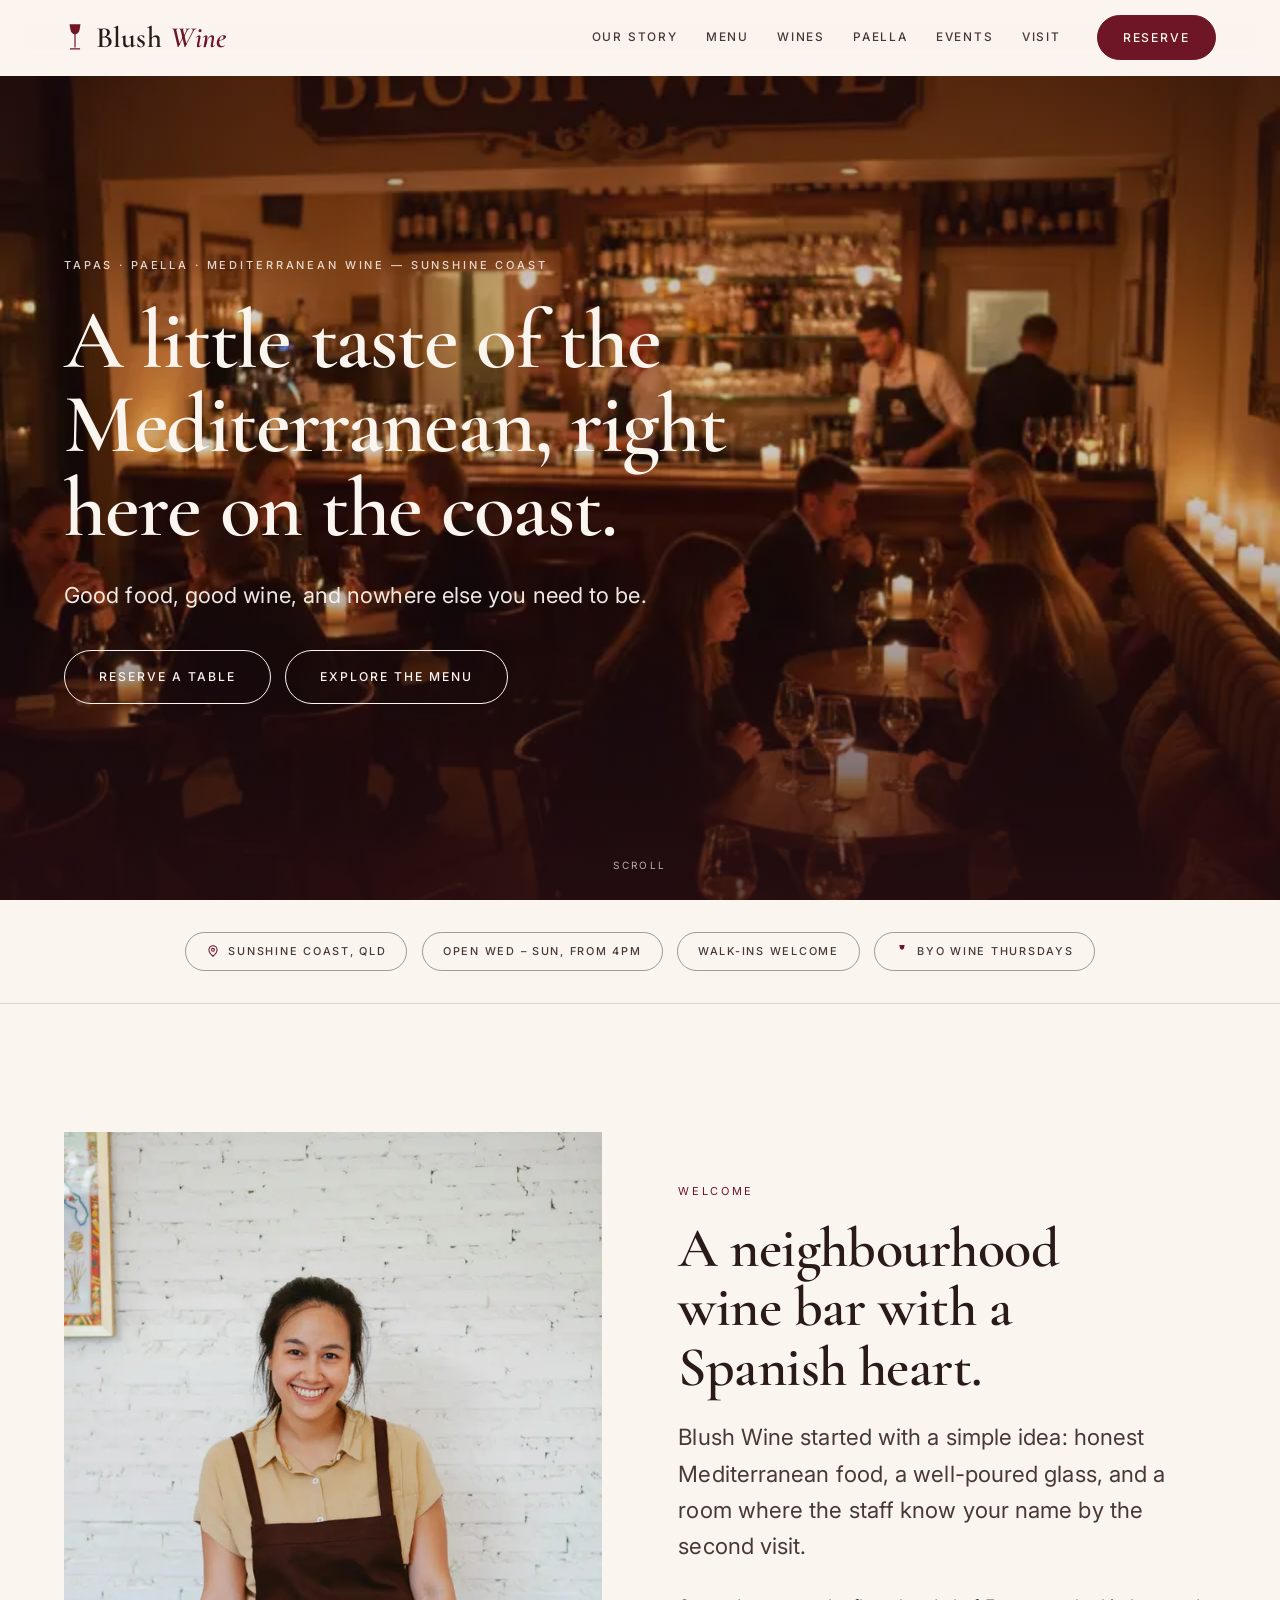
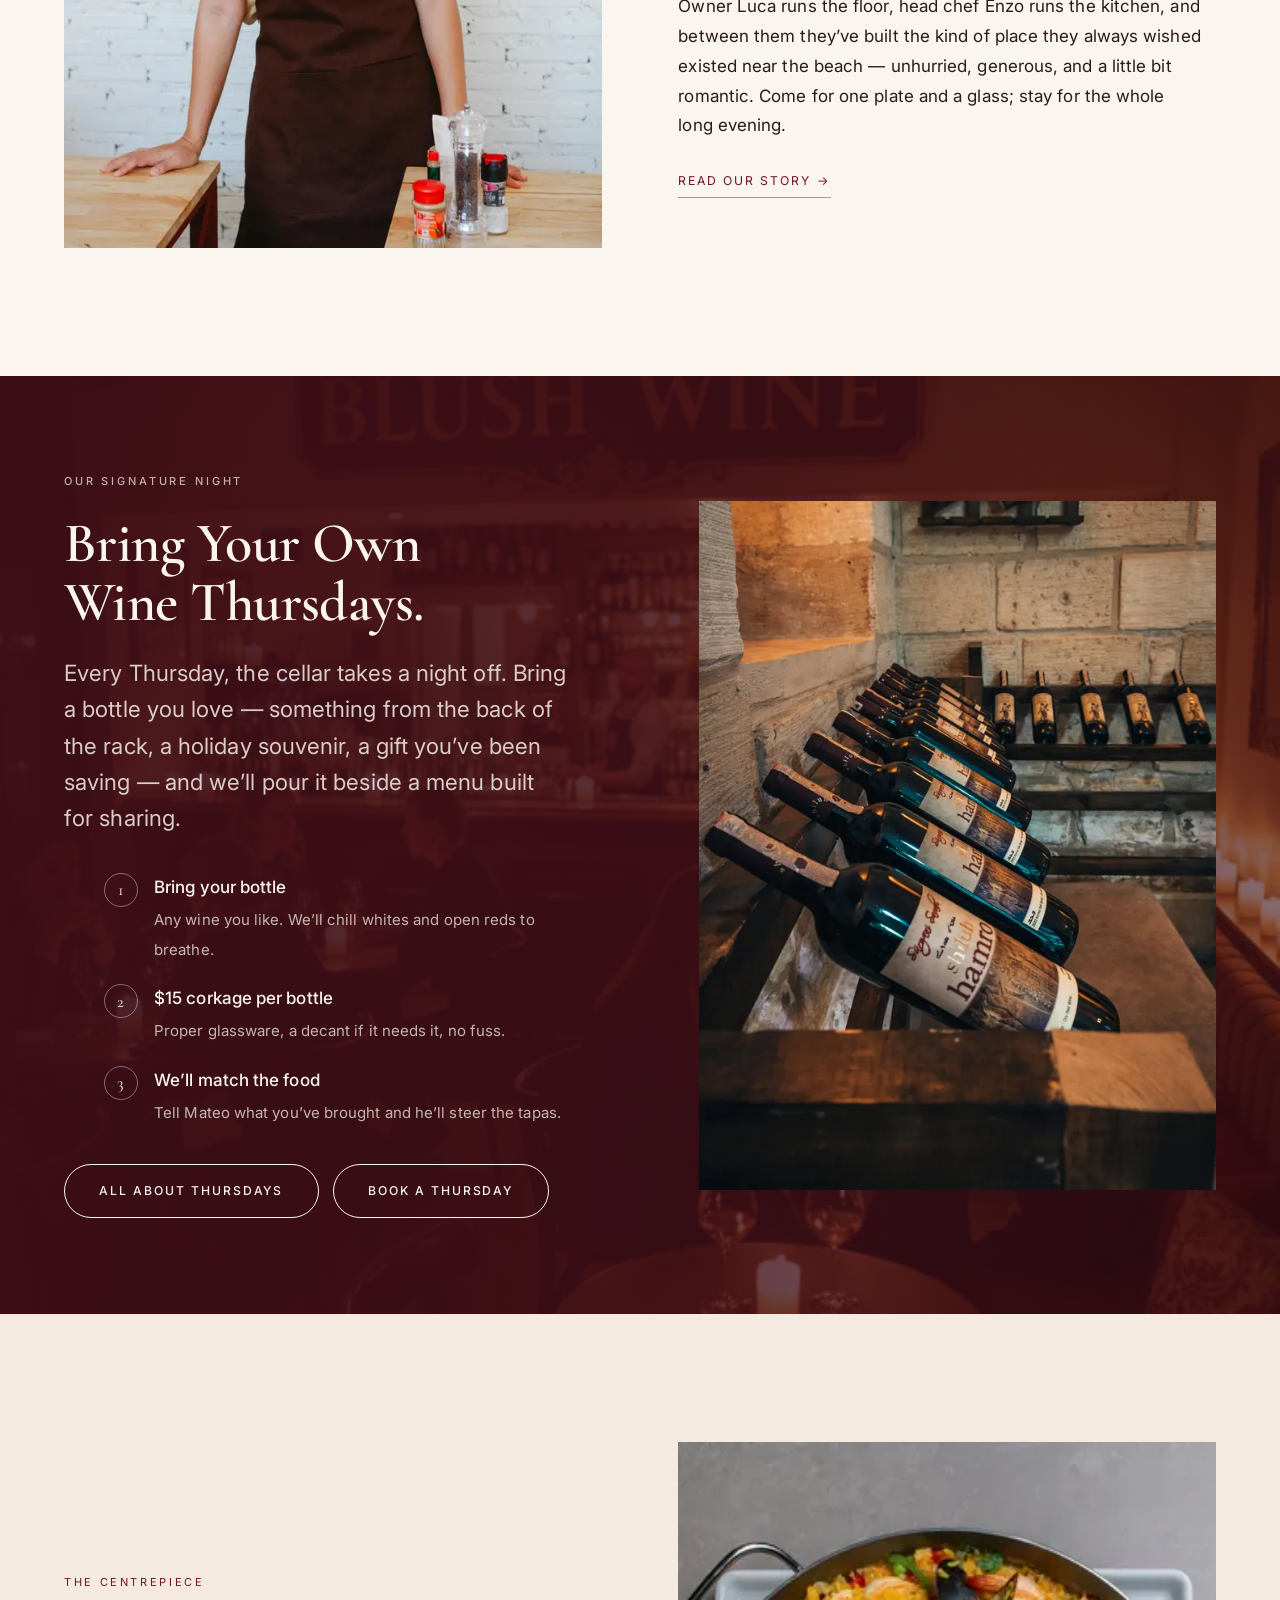
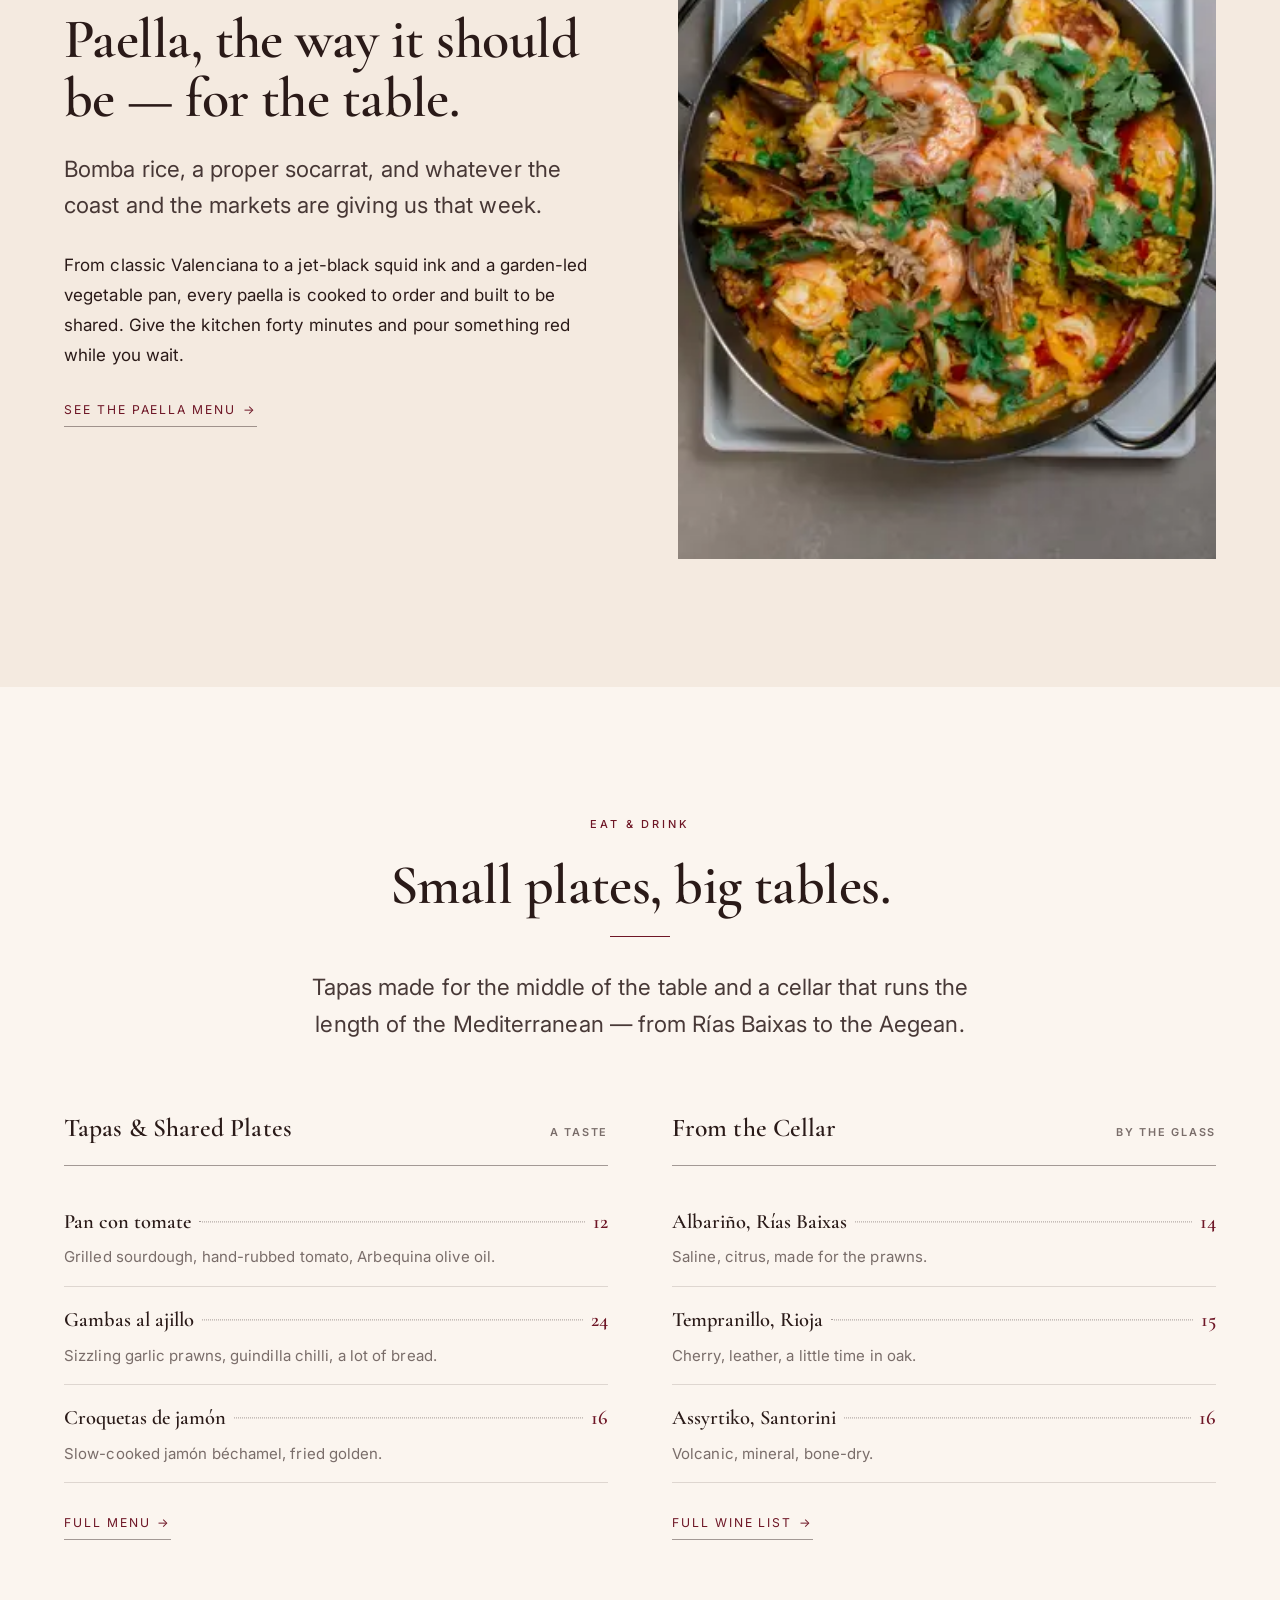
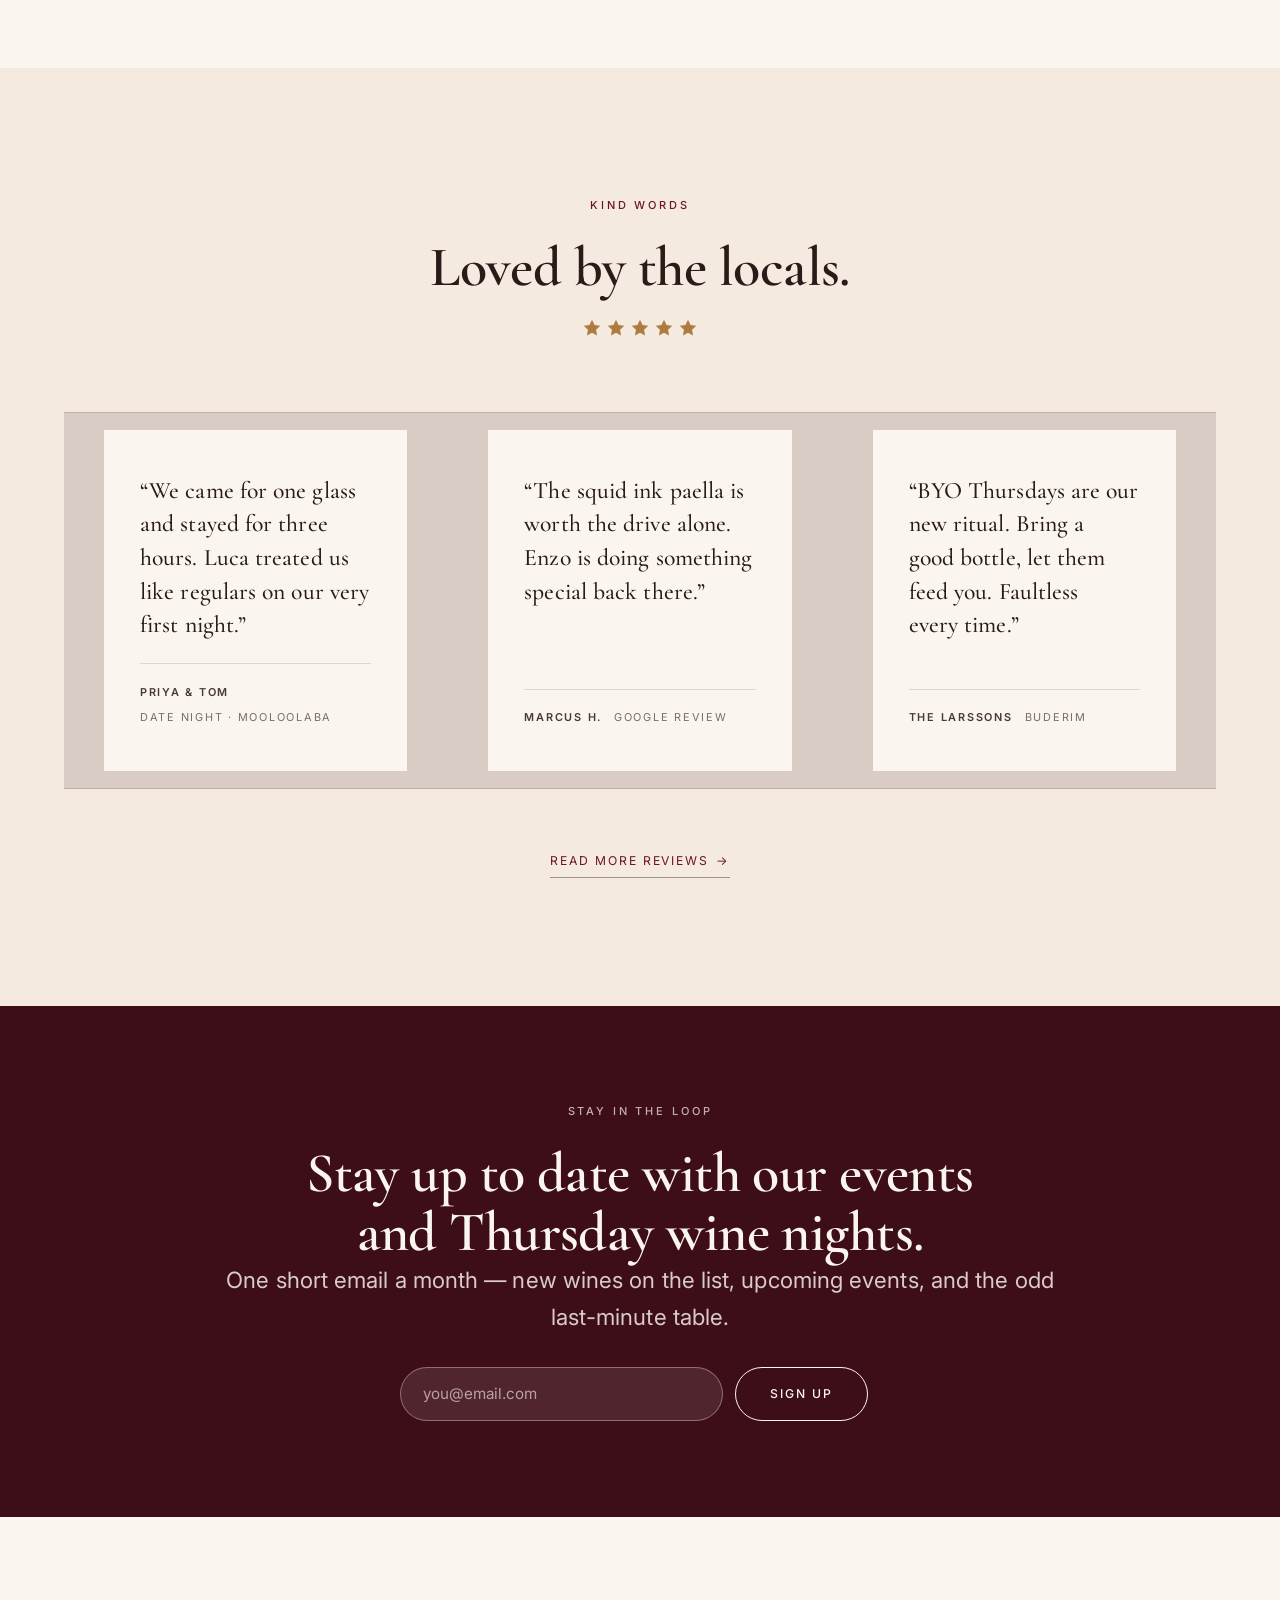
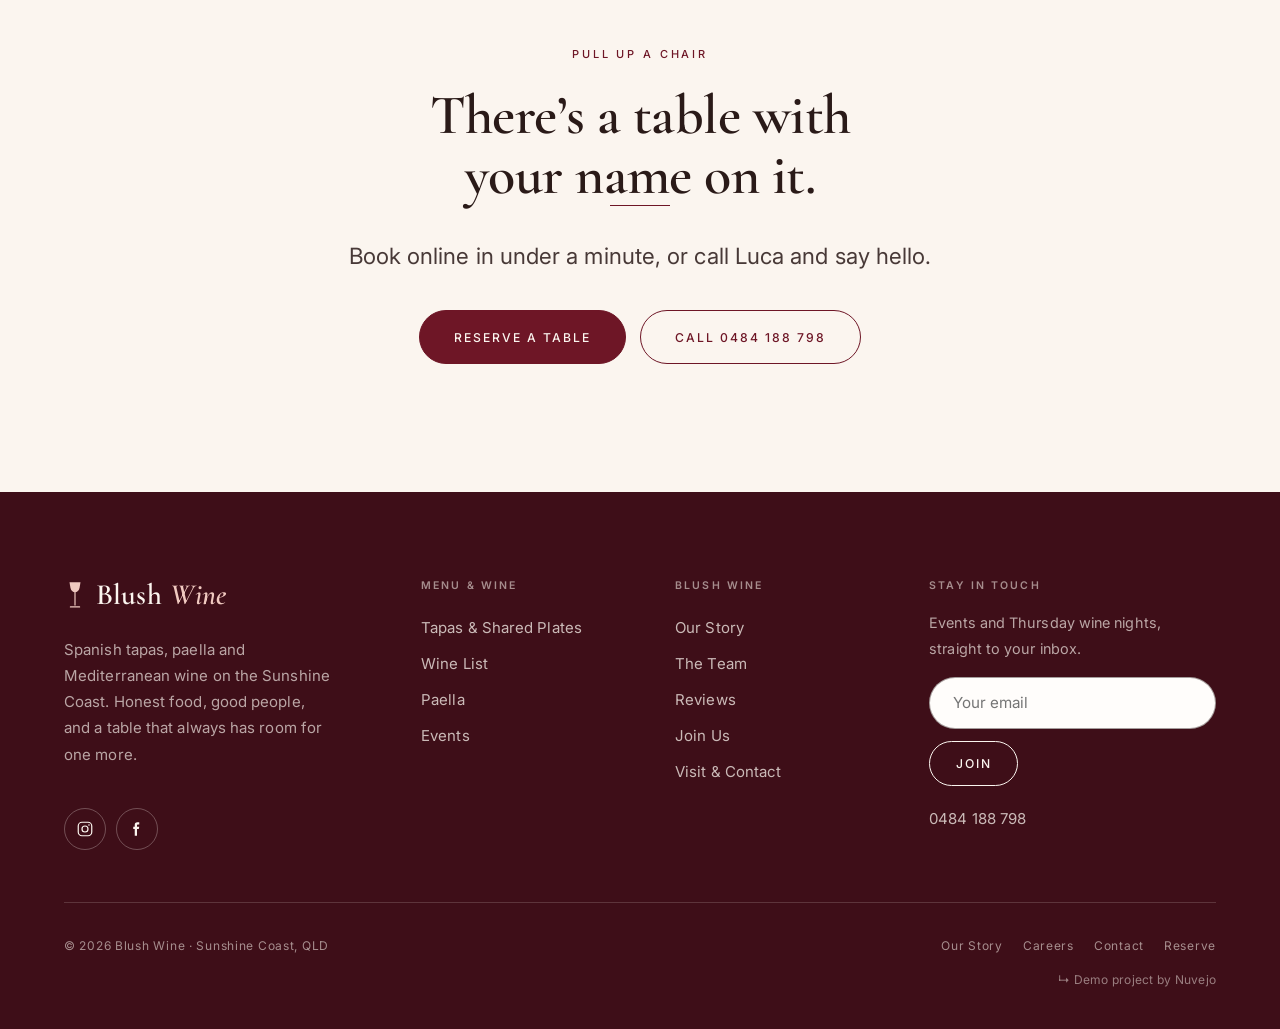
<file: index.html>
<!DOCTYPE html>
<html lang="en-AU">
<head>
<meta charset="utf-8">
<meta name="viewport" content="width=device-width, initial-scale=1">

<title>Blush Wine | Spanish Tapas, Paella &amp; Mediterranean Wine Bar — Sunshine Coast</title>
<meta name="description" content="Blush Wine is a Spanish tapas and paella wine bar on the Sunshine Coast, pouring Mediterranean wines. Long lunches, slow evenings, and Bring Your Own Wine Thursdays. Reserve a table.">
<meta name="keywords" content="Blush Wine, Spanish tapas Sunshine Coast, paella, wine bar, Mediterranean wine, BYO Thursdays, tapas bar">
<link rel="canonical" href="https://www.blushwine.com.au/">
<meta name="robots" content="index, follow, max-image-preview:large">
<meta name="theme-color" content="#FBF5EF">
<meta name="geo.region" content="AU-QLD">
<meta name="geo.placename" content="Sunshine Coast">

<meta property="og:type" content="restaurant">
<meta property="og:locale" content="en_AU">
<meta property="og:site_name" content="Blush Wine">
<meta property="og:title" content="Blush Wine | Spanish Tapas &amp; Mediterranean Wine — Sunshine Coast">
<meta property="og:description" content="Spanish tapas, paella and Mediterranean wine on the Sunshine Coast. Home of Bring Your Own Wine Thursdays.">
<meta property="og:url" content="https://www.blushwine.com.au/">
<meta property="og:image" content="https://www.blushwine.com.au/images/blushwine.webp">
<meta name="twitter:card" content="summary_large_image">

<link rel="icon" href="data:image/svg+xml,%3Csvg xmlns='http://www.w3.org/2000/svg' viewBox='0 0 32 32'%3E%3Crect width='32' height='32' fill='%236E1626'/%3E%3Ctext x='16' y='22' font-family='Georgia,serif' font-size='18' font-style='italic' fill='%23FBF5EF' text-anchor='middle'%3EB%3C/text%3E%3C/svg%3E">

<link rel="preconnect" href="https://fonts.googleapis.com">
<link rel="preconnect" href="https://fonts.gstatic.com" crossorigin>
<link rel="stylesheet" href="https://fonts.googleapis.com/css2?family=Cormorant+Garamond:ital,wght@0,400;0,500;0,600;1,500;1,600&family=Inter:wght@300;400;500&display=swap">
<link rel="stylesheet" href="css/style.css?v=2">
<link rel="preload" as="image" href="images/blushwine.webp">

<script type="application/ld+json">
{
  "@context": "https://schema.org",
  "@type": "Restaurant",
  "@id": "https://www.blushwine.com.au/#restaurant",
  "name": "Blush Wine",
  "description": "Spanish tapas and paella wine bar specialising in Mediterranean wines, on the Sunshine Coast.",
  "url": "https://www.blushwine.com.au/",
  "image": "https://www.blushwine.com.au/images/blushwine.webp",
  "servesCuisine": ["Spanish", "Tapas", "Mediterranean"],
  "telephone": "+61484188798",
  "priceRange": "$$",
  "acceptsReservations": "True",
  "address": {
    "@type": "PostalAddress",
    "addressLocality": "Sunshine Coast",
    "addressRegion": "QLD",
    "addressCountry": "AU"
  },
  "openingHoursSpecification": [
    { "@type": "OpeningHoursSpecification", "dayOfWeek": ["Wednesday","Thursday","Friday","Saturday","Sunday"], "opens": "16:00", "closes": "22:00" }
  ],
  "founder": { "@type": "Person", "name": "Luca" },
  "employee": [
    { "@type": "Person", "name": "Enzo", "jobTitle": "Head Chef" },
    { "@type": "Person", "name": "Mateo", "jobTitle": "Head Bartender & Sommelier" }
  ]
}
</script>
</head>
<body>

<a class="skip-link" href="#main">Skip to content</a>

<header class="header" data-header>
  <div class="header__inner">
    <a class="brand" href="index.html" aria-label="Blush Wine — home">
      <svg class="brand__glass" viewBox="0 0 24 32" fill="none" aria-hidden="true">
        <path d="M6 2h12l-1 6c-.6 3-2.6 5-5 5s-4.4-2-5-5L6 2z" fill="currentColor"/>
        <path d="M12 13v14M7 29h10" stroke="currentColor" stroke-width="1.3" stroke-linecap="round"/>
      </svg>
      <span class="brand__word">Blush <em>Wine</em></span>
    </a>
    <nav class="nav" aria-label="Primary">
      <a class="nav__link" href="story.html">Our Story</a>
      <a class="nav__link" href="menu.html">Menu</a>
      <a class="nav__link" href="wines.html">Wines</a>
      <a class="nav__link" href="paella.html">Paella</a>
      <a class="nav__link" href="events.html">Events</a>
      <a class="nav__link" href="contact.html">Visit</a>
      <a class="btn btn--solid btn--sm nav__cta" href="book.html">Reserve</a>
    </nav>
    <button class="burger" type="button" data-burger aria-expanded="false" aria-controls="drawer" aria-label="Open menu"><span></span><span></span><span></span></button>
  </div>
</header>

<div class="drawer" id="drawer" data-drawer aria-hidden="true">
  <nav class="drawer__nav" aria-label="Mobile navigation">
    <a class="drawer__link" href="index.html" aria-current="page">Home</a>
    <a class="drawer__link" href="story.html">Our Story</a>
    <a class="drawer__link" href="menu.html">Menu</a>
    <a class="drawer__link" href="wines.html">Wines</a>
    <a class="drawer__link" href="paella.html">Paella</a>
    <a class="drawer__link" href="events.html">Events</a>
    <a class="drawer__link" href="team.html">Team</a>
    <a class="drawer__link" href="reviews.html">Reviews</a>
    <a class="drawer__link" href="contact.html">Visit &amp; Contact</a>
    <a class="drawer__link" href="book.html">Reserve a table</a>
  </nav>
  <div class="drawer__foot">
    <a class="btn btn--solid" href="book.html">Reserve a table</a>
    <p class="drawer__meta">0484 188 798 · Sunshine Coast, QLD</p>
  </div>
</div>

<main id="main">

  <!-- HERO -->
  <section class="hero">
    <div class="hero__media"><img src="images/blushwine.webp" alt="The warm, candle-lit interior of Blush Wine on the Sunshine Coast" fetchpriority="high"></div>
    <div class="hero__veil"></div>
    <div class="hero__inner">
      <div class="wrap">
        <span class="eyebrow" data-reveal>Tapas · Paella · Mediterranean Wine — Sunshine Coast</span>
        <h1 class="h-display hero__title" data-reveal data-reveal-delay="80">A little taste of the Mediterranean, right here on the coast.</h1>
        <p class="hero__text" data-reveal data-reveal-delay="160">Good food, good wine, and nowhere else you need to be.</p>
        <div class="btn-row" data-reveal data-reveal-delay="240">
          <a class="btn btn--light" href="book.html">Reserve a table</a>
          <a class="btn btn--light" href="menu.html">Explore the menu</a>
        </div>
      </div>
    </div>
    <span class="hero__scroll">Scroll</span>
  </section>

  <!-- RIBBON -->
  <div class="ribbon">
    <div class="wrap">
      <ul class="ribbon__list">
        <li class="pill"><svg viewBox="0 0 24 24" fill="none" stroke="currentColor" stroke-width="1.8"><path d="M12 21s-7-5.7-7-11a7 7 0 0 1 14 0c0 5.3-7 11-7 11z"/><circle cx="12" cy="10" r="2.5"/></svg>Sunshine Coast, QLD</li>
        <li class="pill">Open Wed – Sun, from 4pm</li>
        <li class="pill">Walk-ins welcome</li>
        <li class="pill"><svg viewBox="0 0 24 32" fill="currentColor" aria-hidden="true"><path d="M6 2h12l-1 6c-.6 3-2.6 5-5 5s-4.4-2-5-5L6 2z"/></svg>BYO Wine Thursdays</li>
      </ul>
    </div>
  </div>

  <!-- INTRO EDITORIAL -->
  <section class="section">
    <div class="wrap">
      <div class="editorial">
        <div class="editorial__media" data-reveal><img src="images/avafoh.webp" alt="A relaxed evening service at Blush Wine, glasses poured and plates shared"></div>
        <div class="editorial__body" data-reveal data-reveal-delay="120">
          <span class="editorial__index">Welcome</span>
          <h2 class="h-section">A neighbourhood wine bar with a Spanish heart.</h2>
          <p class="lead">Blush Wine started with a simple idea: honest Mediterranean food, a well-poured glass, and a room where the staff know your name by the second visit.</p>
          <p>Owner Luca runs the floor, head chef Enzo runs the kitchen, and between them they’ve built the kind of place they always wished existed near the beach — unhurried, generous, and a little bit romantic. Come for one plate and a glass; stay for the whole long evening.</p>
          <p style="margin-top:1.5rem"><a class="tlink" href="story.html">Read our story <span class="arrow">→</span></a></p>
        </div>
      </div>
    </div>
  </section>

  <!-- THURSDAY BAND -->
  <section class="band">
    <div class="band__media"><img src="images/blushwine.webp" alt=""></div>
    <div class="band__veil"></div>
    <div class="wrap band__inner">
      <div class="feature-split">
        <div class="feature-split__body" data-reveal>
          <span class="eyebrow">Our signature night</span>
          <h2 class="h-section">Bring Your Own Wine Thursdays.</h2>
          <p class="lead">Every Thursday, the cellar takes a night off. Bring a bottle you love — something from the back of the rack, a holiday souvenir, a gift you’ve been saving — and we’ll pour it beside a menu built for sharing.</p>
          <ol class="how">
            <li><span class="how__n">1</span><span class="how__t"><strong>Bring your bottle</strong><span>Any wine you like. We’ll chill whites and open reds to breathe.</span></span></li>
            <li><span class="how__n">2</span><span class="how__t"><strong>$15 corkage per bottle</strong><span>Proper glassware, a decant if it needs it, no fuss.</span></span></li>
            <li><span class="how__n">3</span><span class="how__t"><strong>We’ll match the food</strong><span>Tell Mateo what you’ve brought and he’ll steer the tapas.</span></span></li>
          </ol>
          <div class="btn-row" style="margin-top:2.25rem"><a class="btn btn--light" href="events.html">All about Thursdays</a><a class="btn btn--light" href="book.html">Book a Thursday</a></div>
        </div>
        <div data-reveal data-reveal-delay="120">
          <div class="editorial__media"><img src="images/wineoptions.webp" alt="A selection of Mediterranean wines by the glass and bottle at Blush Wine" style="aspect-ratio:3/4;object-fit:cover"></div>
        </div>
      </div>
    </div>
  </section>

  <!-- PAELLA EDITORIAL -->
  <section class="section section--sink">
    <div class="wrap">
      <div class="editorial editorial--flip">
        <div class="editorial__media" data-reveal><img src="images/spanishpaella.webp" alt="A pan of golden Spanish paella fresh from the fire at Blush Wine"></div>
        <div class="editorial__body" data-reveal data-reveal-delay="120">
          <span class="editorial__index">The centrepiece</span>
          <h2 class="h-section">Paella, the way it should be — for the table.</h2>
          <p class="lead">Bomba rice, a proper socarrat, and whatever the coast and the markets are giving us that week.</p>
          <p>From classic Valenciana to a jet-black squid ink and a garden-led vegetable pan, every paella is cooked to order and built to be shared. Give the kitchen forty minutes and pour something red while you wait.</p>
          <p style="margin-top:1.5rem"><a class="tlink" href="paella.html">See the paella menu <span class="arrow">→</span></a></p>
        </div>
      </div>
    </div>
  </section>

  <!-- MENU + WINE TEASER -->
  <section class="section">
    <div class="wrap">
      <div class="sec-head sec-head--center" data-reveal>
        <span class="eyebrow">Eat &amp; drink</span>
        <h2 class="h-section">Small plates, big tables.</h2>
        <hr class="rule">
        <p class="lead" style="margin-inline:auto">Tapas made for the middle of the table and a cellar that runs the length of the Mediterranean — from Rías Baixas to the Aegean.</p>
      </div>
      <div class="menu-cols">
        <div data-reveal>
          <div class="menu-group__head">Tapas &amp; Shared Plates <span class="menu-group__note">A taste</span></div>
          <div class="dish"><div class="dish__top"><span class="dish__name">Pan con tomate</span><span class="dish__dots"></span><span class="dish__price">12</span></div><p class="dish__desc">Grilled sourdough, hand-rubbed tomato, Arbequina olive oil.</p></div>
          <div class="dish"><div class="dish__top"><span class="dish__name">Gambas al ajillo</span><span class="dish__dots"></span><span class="dish__price">24</span></div><p class="dish__desc">Sizzling garlic prawns, guindilla chilli, a lot of bread.</p></div>
          <div class="dish"><div class="dish__top"><span class="dish__name">Croquetas de jamón</span><span class="dish__dots"></span><span class="dish__price">16</span></div><p class="dish__desc">Slow-cooked jamón béchamel, fried golden.</p></div>
          <p style="margin-top:1.5rem"><a class="tlink" href="menu.html">Full menu <span class="arrow">→</span></a></p>
        </div>
        <div data-reveal data-reveal-delay="120">
          <div class="menu-group__head">From the Cellar <span class="menu-group__note">By the glass</span></div>
          <div class="dish"><div class="dish__top"><span class="dish__name">Albariño, Rías Baixas</span><span class="dish__dots"></span><span class="dish__price">14</span></div><p class="dish__desc">Saline, citrus, made for the prawns.</p></div>
          <div class="dish"><div class="dish__top"><span class="dish__name">Tempranillo, Rioja</span><span class="dish__dots"></span><span class="dish__price">15</span></div><p class="dish__desc">Cherry, leather, a little time in oak.</p></div>
          <div class="dish"><div class="dish__top"><span class="dish__name">Assyrtiko, Santorini</span><span class="dish__dots"></span><span class="dish__price">16</span></div><p class="dish__desc">Volcanic, mineral, bone-dry.</p></div>
          <p style="margin-top:1.5rem"><a class="tlink" href="wines.html">Full wine list <span class="arrow">→</span></a></p>
        </div>
      </div>
    </div>
  </section>

  <!-- REVIEWS TEASER -->
  <section class="section section--sink">
    <div class="wrap">
      <div class="sec-head sec-head--center" data-reveal>
        <span class="eyebrow">Kind words</span>
        <h2 class="h-section">Loved by the locals.</h2>
        <div class="stars" aria-label="Rated 4.9 out of 5" style="justify-content:center">
          <svg viewBox="0 0 24 24" fill="currentColor"><path d="M12 2l3 6.3 6.9.9-5 4.8 1.2 6.9L12 17.8 5.9 20.9 7.1 14l-5-4.8 6.9-.9z"/></svg>
          <svg viewBox="0 0 24 24" fill="currentColor"><path d="M12 2l3 6.3 6.9.9-5 4.8 1.2 6.9L12 17.8 5.9 20.9 7.1 14l-5-4.8 6.9-.9z"/></svg>
          <svg viewBox="0 0 24 24" fill="currentColor"><path d="M12 2l3 6.3 6.9.9-5 4.8 1.2 6.9L12 17.8 5.9 20.9 7.1 14l-5-4.8 6.9-.9z"/></svg>
          <svg viewBox="0 0 24 24" fill="currentColor"><path d="M12 2l3 6.3 6.9.9-5 4.8 1.2 6.9L12 17.8 5.9 20.9 7.1 14l-5-4.8 6.9-.9z"/></svg>
          <svg viewBox="0 0 24 24" fill="currentColor"><path d="M12 2l3 6.3 6.9.9-5 4.8 1.2 6.9L12 17.8 5.9 20.9 7.1 14l-5-4.8 6.9-.9z"/></svg>
        </div>
      </div>
      <div class="reviews">
        <blockquote class="review" data-reveal>
          <p class="review__text">“We came for one glass and stayed for three hours. Luca treated us like regulars on our very first night.”</p>
          <div class="review__meta"><strong>Priya &amp; Tom</strong><span>Date night · Mooloolaba</span></div>
        </blockquote>
        <blockquote class="review" data-reveal data-reveal-delay="100">
          <p class="review__text">“The squid ink paella is worth the drive alone. Enzo is doing something special back there.”</p>
          <div class="review__meta"><strong>Marcus H.</strong><span>Google review</span></div>
        </blockquote>
        <blockquote class="review" data-reveal data-reveal-delay="200">
          <p class="review__text">“BYO Thursdays are our new ritual. Bring a good bottle, let them feed you. Faultless every time.”</p>
          <div class="review__meta"><strong>The Larssons</strong><span>Buderim</span></div>
        </blockquote>
      </div>
      <div style="text-align:center;margin-top:clamp(2.5rem,5vw,3.5rem)" data-reveal><a class="tlink" href="reviews.html">Read more reviews <span class="arrow">→</span></a></div>
    </div>
  </section>

  <!-- NEWSLETTER BAND -->
  <section class="band">
    <div class="wrap band__inner">
      <div class="newsletter" data-reveal>
        <span class="eyebrow">Stay in the loop</span>
        <h2 class="h-section">Stay up to date with our events and Thursday wine nights.</h2>
        <p class="lead" style="margin-inline:auto">One short email a month — new wines on the list, upcoming events, and the odd last-minute table.</p>
        <form class="newsletter__form" data-newsletter novalidate>
          <input type="email" required placeholder="you@email.com" aria-label="Email address">
          <button class="btn btn--light" type="submit">Sign up</button>
          <p class="newsletter__msg" data-newsletter-msg role="status"></p>
        </form>
      </div>
    </div>
  </section>

  <!-- FINAL CTA -->
  <section class="section cta-final">
    <div class="wrap wrap--narrow" data-reveal>
      <span class="eyebrow">Pull up a chair</span>
      <h2 class="h-section">There’s a table with your name on it.</h2>
      <hr class="rule" style="margin-inline:auto">
      <p class="lead" style="margin-inline:auto;margin-bottom:2.25rem">Book online in under a minute, or call Luca and say hello.</p>
      <div class="btn-row"><a class="btn btn--solid" href="book.html">Reserve a table</a><a class="btn" href="tel:0484188798">Call 0484 188 798</a></div>
    </div>
  </section>

</main>

<footer class="footer">
  <div class="wrap">
    <div class="footer__top">
      <div class="footer__brand">
        <a class="brand" href="index.html" aria-label="Blush Wine — home">
          <svg class="brand__glass" viewBox="0 0 24 32" fill="none" aria-hidden="true"><path d="M6 2h12l-1 6c-.6 3-2.6 5-5 5s-4.4-2-5-5L6 2z" fill="currentColor"/><path d="M12 13v14M7 29h10" stroke="currentColor" stroke-width="1.3" stroke-linecap="round"/></svg>
          <span class="brand__word">Blush <em>Wine</em></span>
        </a>
        <p>Spanish tapas, paella and Mediterranean wine on the Sunshine Coast. Honest food, good people, and a table that always has room for one more.</p>
        <div class="socials" style="margin-top:1.35rem">
          <a href="https://instagram.com/blushwine" target="_blank" rel="noopener" aria-label="Blush Wine on Instagram"><svg viewBox="0 0 24 24" fill="none" stroke="currentColor" stroke-width="1.6"><rect x="3" y="3" width="18" height="18" rx="5"/><circle cx="12" cy="12" r="4"/><circle cx="17.3" cy="6.7" r="1.1" fill="currentColor" stroke="none"/></svg></a>
          <a href="https://facebook.com/blushwine" target="_blank" rel="noopener" aria-label="Blush Wine on Facebook"><svg viewBox="0 0 24 24" fill="currentColor"><path d="M15 3h-2.5C10 3 9 4.6 9 6.5V9H7v3h2v9h3v-9h2.4l.6-3H12V6.8c0-.6.3-.8.9-.8H15V3z"/></svg></a>
        </div>
      </div>
      <div class="footer__col">
        <h2>Menu &amp; Wine</h2>
        <ul>
          <li><a href="menu.html">Tapas &amp; Shared Plates</a></li>
          <li><a href="wines.html">Wine List</a></li>
          <li><a href="paella.html">Paella</a></li>
          <li><a href="events.html">Events</a></li>
        </ul>
      </div>
      <div class="footer__col">
        <h2>Blush Wine</h2>
        <ul>
          <li><a href="story.html">Our Story</a></li>
          <li><a href="team.html">The Team</a></li>
          <li><a href="reviews.html">Reviews</a></li>
          <li><a href="careers.html">Join Us</a></li>
          <li><a href="contact.html">Visit &amp; Contact</a></li>
        </ul>
      </div>
      <div class="footer__col">
        <h2>Stay in touch</h2>
        <p style="color:rgba(251,245,239,0.66);font-size:0.9rem;margin-bottom:1rem">Events and Thursday wine nights, straight to your inbox.</p>
        <form class="newsletter__form" data-newsletter novalidate style="margin:0;max-width:none;justify-content:flex-start">
          <input type="email" required placeholder="Your email" aria-label="Email address">
          <button class="btn btn--light btn--sm" type="submit">Join</button>
          <p class="newsletter__msg" data-newsletter-msg role="status"></p>
        </form>
        <p style="margin-top:1.25rem"><a href="tel:0484188798">0484 188 798</a></p>
      </div>
    </div>
    <div class="footer__bottom">
      <span>© 2026 Blush Wine · Sunshine Coast, QLD</span>
      <ul>
        <li><a href="story.html">Our Story</a></li>
        <li><a href="careers.html">Careers</a></li>
        <li><a href="contact.html">Contact</a></li>
        <li><a href="book.html">Reserve</a></li>
      </ul>
    </div>
    <div class="demo-badge-row"><a class="demo-badge" href="https://nuvejo.com.au" target="_blank" rel="noopener">↳ Demo project by Nuvejo</a></div>
  </div>
</footer>

<script src="js/main.js"></script>
</body>
</html>
</file>
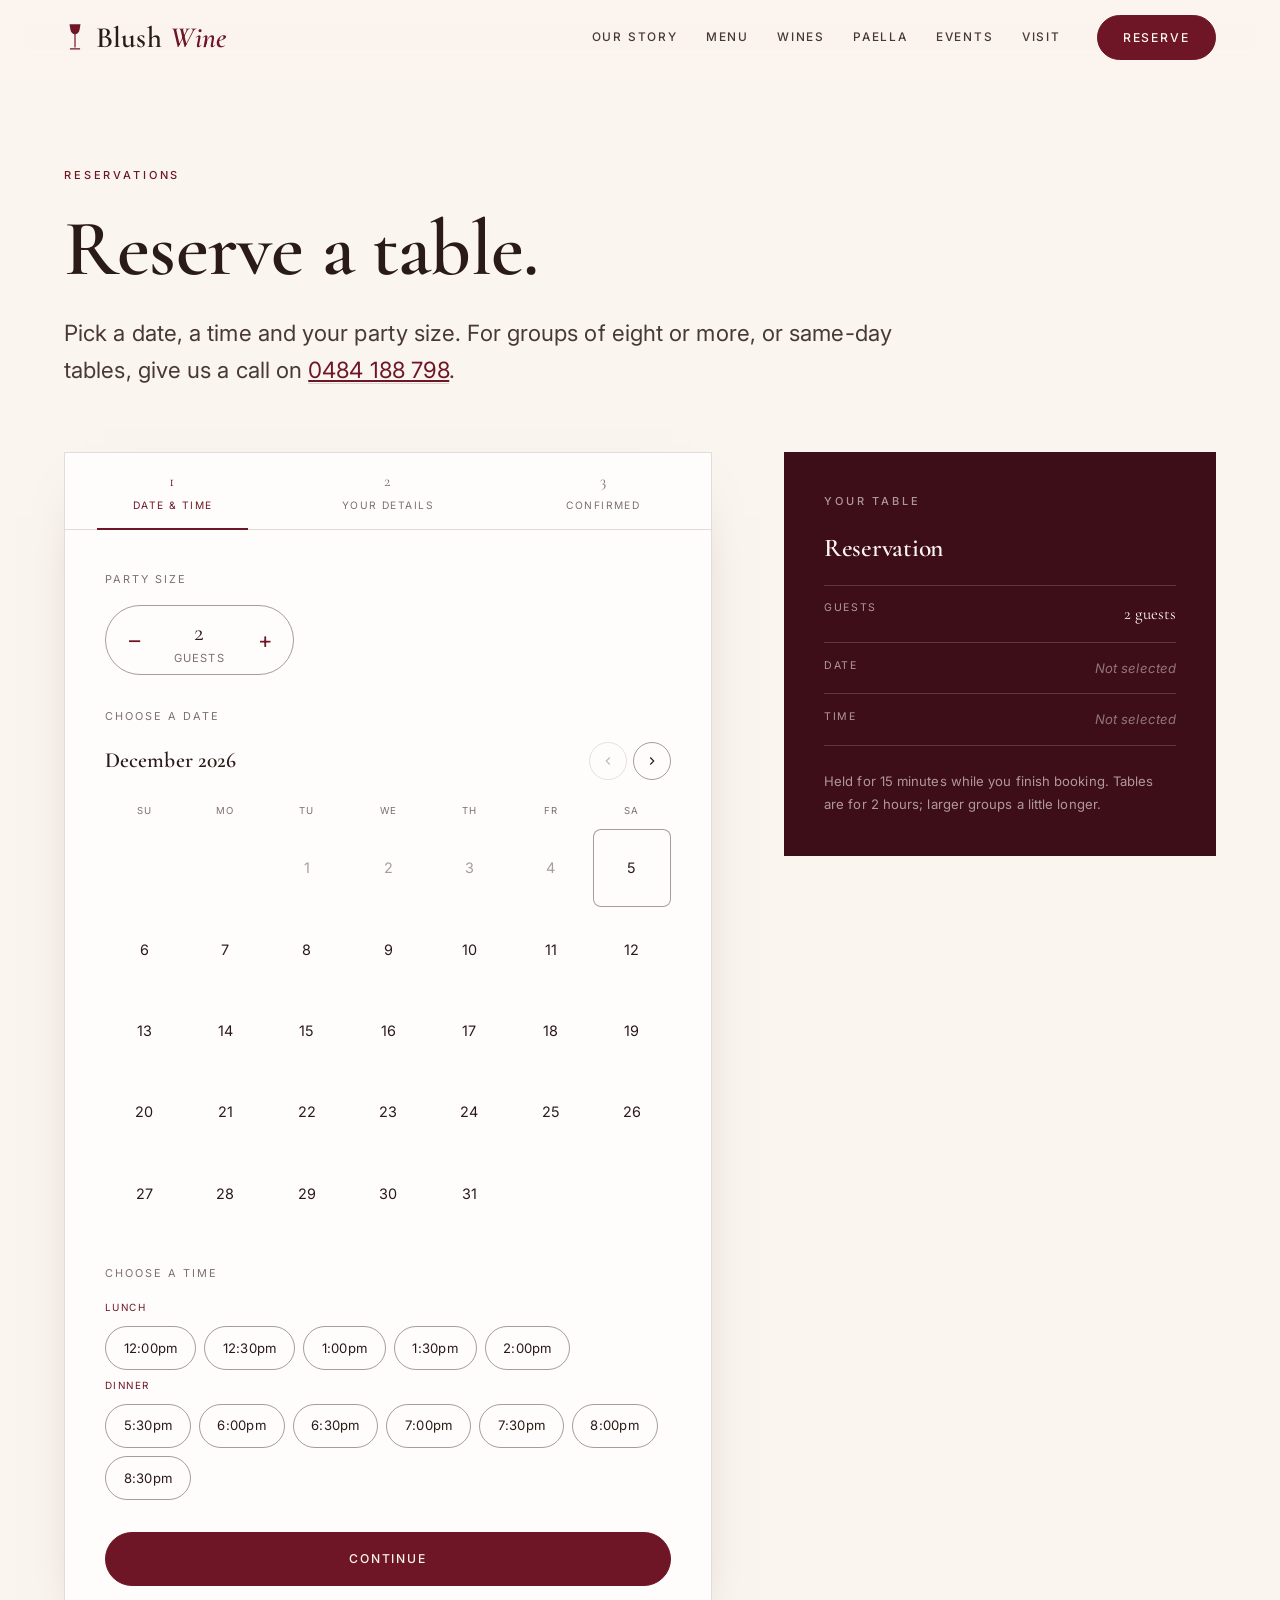
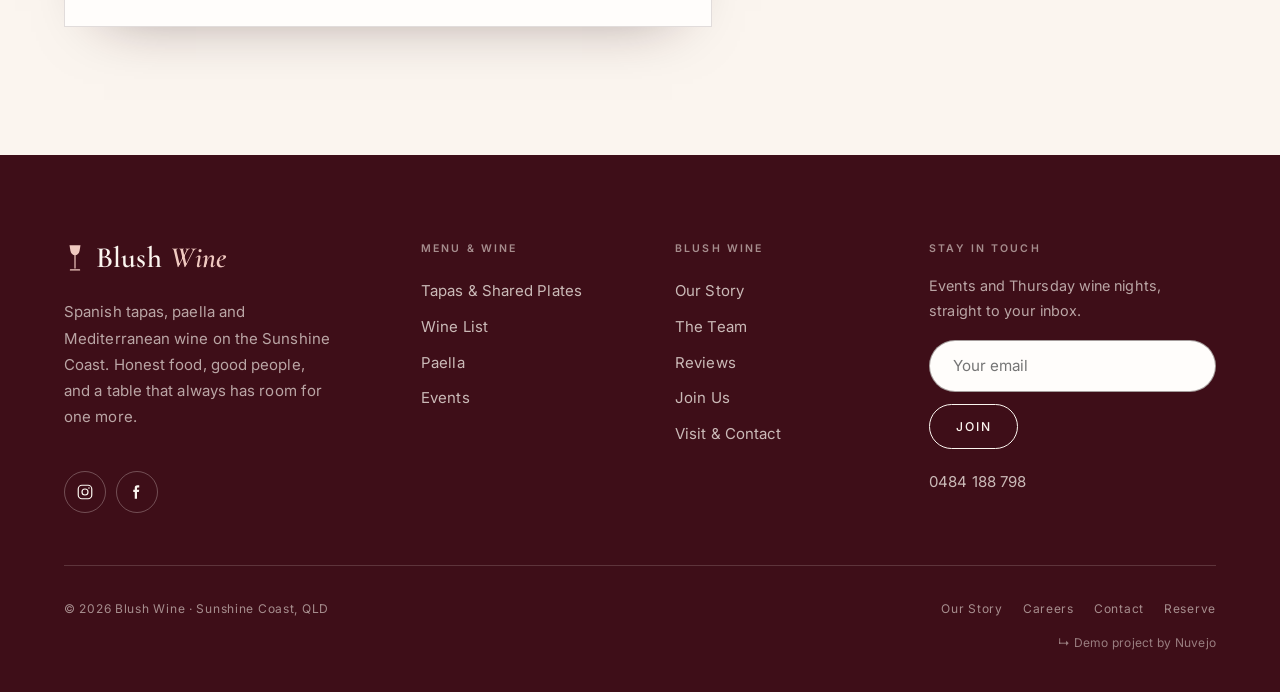
<file: book.html>
<!DOCTYPE html>
<html lang="en-AU">
<head>
<meta charset="utf-8">
<meta name="viewport" content="width=device-width, initial-scale=1">

<title>Reserve a Table | Blush Wine — Sunshine Coast</title>
<meta name="description" content="Book a table at Blush Wine — Spanish tapas, paella and Mediterranean wine on the Sunshine Coast. Choose your date, time and party size online in under a minute.">
<link rel="canonical" href="https://www.blushwine.com.au/book.html">
<meta name="robots" content="index, follow">
<meta name="theme-color" content="#FBF5EF">

<link rel="icon" href="data:image/svg+xml,%3Csvg xmlns='http://www.w3.org/2000/svg' viewBox='0 0 32 32'%3E%3Crect width='32' height='32' fill='%236E1626'/%3E%3Ctext x='16' y='22' font-family='Georgia,serif' font-size='18' font-style='italic' fill='%23FBF5EF' text-anchor='middle'%3EB%3C/text%3E%3C/svg%3E">
<link rel="preconnect" href="https://fonts.googleapis.com">
<link rel="preconnect" href="https://fonts.gstatic.com" crossorigin>
<link rel="stylesheet" href="https://fonts.googleapis.com/css2?family=Cormorant+Garamond:ital,wght@0,400;0,500;0,600;1,500;1,600&family=Inter:wght@300;400;500&display=swap">
<link rel="stylesheet" href="css/style.css?v=2">
</head>
<body>

<a class="skip-link" href="#main">Skip to content</a>

<header class="header" data-header>
  <div class="header__inner">
    <a class="brand" href="index.html" aria-label="Blush Wine — home">
      <svg class="brand__glass" viewBox="0 0 24 32" fill="none" aria-hidden="true"><path d="M6 2h12l-1 6c-.6 3-2.6 5-5 5s-4.4-2-5-5L6 2z" fill="currentColor"/><path d="M12 13v14M7 29h10" stroke="currentColor" stroke-width="1.3" stroke-linecap="round"/></svg>
      <span class="brand__word">Blush <em>Wine</em></span>
    </a>
    <nav class="nav" aria-label="Primary">
      <a class="nav__link" href="story.html">Our Story</a>
      <a class="nav__link" href="menu.html">Menu</a>
      <a class="nav__link" href="wines.html">Wines</a>
      <a class="nav__link" href="paella.html">Paella</a>
      <a class="nav__link" href="events.html">Events</a>
      <a class="nav__link" href="contact.html">Visit</a>
      <a class="btn btn--solid btn--sm nav__cta" href="book.html" aria-current="page">Reserve</a>
    </nav>
    <button class="burger" type="button" data-burger aria-expanded="false" aria-controls="drawer" aria-label="Open menu"><span></span><span></span><span></span></button>
  </div>
</header>

<div class="drawer" id="drawer" data-drawer aria-hidden="true">
  <nav class="drawer__nav" aria-label="Mobile navigation">
    <a class="drawer__link" href="index.html">Home</a>
    <a class="drawer__link" href="story.html">Our Story</a>
    <a class="drawer__link" href="menu.html">Menu</a>
    <a class="drawer__link" href="wines.html">Wines</a>
    <a class="drawer__link" href="paella.html">Paella</a>
    <a class="drawer__link" href="events.html">Events</a>
    <a class="drawer__link" href="team.html">Team</a>
    <a class="drawer__link" href="reviews.html">Reviews</a>
    <a class="drawer__link" href="contact.html">Visit &amp; Contact</a>
    <a class="drawer__link" href="book.html" aria-current="page">Reserve a table</a>
  </nav>
  <div class="drawer__foot"><p class="drawer__meta">0484 188 798 · Sunshine Coast, QLD</p></div>
</div>

<main id="main">
  <section class="page-head">
    <div class="wrap">
      <span class="eyebrow" data-reveal>Reservations</span>
      <h1 class="h-page" data-reveal data-reveal-delay="80">Reserve a table.</h1>
      <p class="lead" data-reveal data-reveal-delay="140">Pick a date, a time and your party size. For groups of eight or more, or same-day tables, give us a call on <a href="tel:0484188798" style="color:var(--wine);border-bottom:1px solid var(--line)">0484&nbsp;188&nbsp;798</a>.</p>
    </div>
  </section>

  <section class="section" style="padding-top:0">
    <div class="wrap">
      <div class="booking" data-booking>

        <!-- Panel -->
        <div class="booking__panel">
          <div class="booking__steps" role="tablist" aria-label="Booking steps">
            <div class="booking__step" data-step="1" aria-current="true"><span class="n">1</span>Date &amp; time</div>
            <div class="booking__step" data-step="2" aria-current="false"><span class="n">2</span>Your details</div>
            <div class="booking__step" data-step="3" aria-current="false"><span class="n">3</span>Confirmed</div>
          </div>

          <!-- STEP 1 -->
          <div class="booking__pane is-active" data-pane="1">
            <span class="booking__label">Party size</span>
            <div class="stepper" role="group" aria-label="Party size">
              <button type="button" data-party="-" aria-label="Fewer guests">–</button>
              <span class="stepper__val" data-party-val aria-live="polite">2<small>guests</small></span>
              <button type="button" data-party="+" aria-label="More guests">+</button>
            </div>

            <span class="booking__label">Choose a date</span>
            <div class="cal">
              <div class="cal__head">
                <span class="cal__title" data-cal-title>Month</span>
                <span class="cal__nav">
                  <button type="button" class="cal__btn" data-cal-prev aria-label="Previous month"><svg width="14" height="14" viewBox="0 0 24 24" fill="none" stroke="currentColor" stroke-width="2"><path d="M15 6l-6 6 6 6"/></svg></button>
                  <button type="button" class="cal__btn" data-cal-next aria-label="Next month"><svg width="14" height="14" viewBox="0 0 24 24" fill="none" stroke="currentColor" stroke-width="2"><path d="M9 6l6 6-6 6"/></svg></button>
                </span>
              </div>
              <div class="cal__grid" data-cal-grid role="grid" aria-label="Calendar"></div>
            </div>

            <span class="booking__label">Choose a time</span>
            <div data-times></div>

            <div class="booking__actions">
              <button type="button" class="btn btn--solid" data-continue disabled>Continue</button>
            </div>
          </div>

          <!-- STEP 2 -->
          <div class="booking__pane" data-pane="2">
            <form class="form" data-details-form novalidate>
              <div class="field">
                <label for="b-name">Full name</label>
                <input type="text" id="b-name" name="name" autocomplete="name" placeholder="Your name" required>
              </div>
              <div class="form__row">
                <div class="field">
                  <label for="b-email">Email</label>
                  <input type="email" id="b-email" name="email" autocomplete="email" placeholder="you@email.com" required>
                </div>
                <div class="field">
                  <label for="b-phone">Phone</label>
                  <input type="tel" id="b-phone" name="phone" autocomplete="tel" placeholder="04__ ___ ___" required>
                </div>
              </div>
              <div class="field">
                <label for="b-notes">Special requests <span class="opt">(optional)</span></label>
                <textarea id="b-notes" name="notes" placeholder="Birthday, dietary needs, a quiet corner, bringing a bottle for Thursday…"></textarea>
              </div>
              <div class="booking__actions">
                <button type="button" class="booking__back" data-back="1">← Back</button>
                <button type="submit" class="btn btn--solid">Confirm reservation</button>
              </div>
              <p class="form__note">This is a demonstration booking flow — no table is actually held and nothing is sent. In the live site this would confirm instantly by email.</p>
            </form>
          </div>

          <!-- STEP 3 -->
          <div class="booking__pane" data-pane="3">
            <div class="confirm" data-confirm>
              <div class="confirm__check"><svg viewBox="0 0 24 24" fill="none" stroke="currentColor" stroke-width="2.4"><path d="M5 13l4 4L19 7"/></svg></div>
              <span class="eyebrow" style="color:var(--wine)">You’re booked</span>
              <h3>See you soon, <span data-c-name>there</span>.</h3>
              <p class="lead" style="margin-inline:auto">We’ve saved your table. A confirmation would land in your inbox shortly.</p>
              <span class="confirm__ref">Ref&nbsp;<span data-c-ref>BW-0000</span></span>
              <div class="confirm__detail">
                <div class="sum-row"><span class="k">Date</span><span class="v" data-c-date>—</span></div>
                <div class="sum-row"><span class="k">Time</span><span class="v" data-c-time>—</span></div>
                <div class="sum-row"><span class="k">Party</span><span class="v" data-c-party>—</span></div>
              </div>
              <div class="btn-row" style="justify-content:center">
                <button type="button" class="btn btn--solid" data-reset>Book another table</button>
                <a class="btn" href="menu.html">Browse the menu</a>
              </div>
            </div>
          </div>
        </div>

        <!-- Summary rail -->
        <aside class="booking__summary" aria-label="Reservation summary">
          <span class="eyebrow">Your table</span>
          <h3>Reservation</h3>
          <div class="sum-row"><span class="k">Guests</span><span class="v" data-sum-party>2 guests</span></div>
          <div class="sum-row"><span class="k">Date</span><span class="v v--empty" data-sum-date>Not selected</span></div>
          <div class="sum-row"><span class="k">Time</span><span class="v v--empty" data-sum-time>Not selected</span></div>
          <p>Held for 15 minutes while you finish booking. Tables are for 2 hours; larger groups a little longer.</p>
        </aside>

      </div>
    </div>
  </section>
</main>

<footer class="footer">
  <div class="wrap">
    <div class="footer__top">
      <div class="footer__brand">
        <a class="brand" href="index.html" aria-label="Blush Wine — home"><svg class="brand__glass" viewBox="0 0 24 32" fill="none" aria-hidden="true"><path d="M6 2h12l-1 6c-.6 3-2.6 5-5 5s-4.4-2-5-5L6 2z" fill="currentColor"/><path d="M12 13v14M7 29h10" stroke="currentColor" stroke-width="1.3" stroke-linecap="round"/></svg><span class="brand__word">Blush <em>Wine</em></span></a>
        <p>Spanish tapas, paella and Mediterranean wine on the Sunshine Coast. Honest food, good people, and a table that always has room for one more.</p>
        <div class="socials" style="margin-top:1.35rem">
          <a href="https://instagram.com/blushwine" target="_blank" rel="noopener" aria-label="Blush Wine on Instagram"><svg viewBox="0 0 24 24" fill="none" stroke="currentColor" stroke-width="1.6"><rect x="3" y="3" width="18" height="18" rx="5"/><circle cx="12" cy="12" r="4"/><circle cx="17.3" cy="6.7" r="1.1" fill="currentColor" stroke="none"/></svg></a>
          <a href="https://facebook.com/blushwine" target="_blank" rel="noopener" aria-label="Blush Wine on Facebook"><svg viewBox="0 0 24 24" fill="currentColor"><path d="M15 3h-2.5C10 3 9 4.6 9 6.5V9H7v3h2v9h3v-9h2.4l.6-3H12V6.8c0-.6.3-.8.9-.8H15V3z"/></svg></a>
        </div>
      </div>
      <div class="footer__col"><h2>Menu &amp; Wine</h2><ul><li><a href="menu.html">Tapas &amp; Shared Plates</a></li><li><a href="wines.html">Wine List</a></li><li><a href="paella.html">Paella</a></li><li><a href="events.html">Events</a></li></ul></div>
      <div class="footer__col"><h2>Blush Wine</h2><ul><li><a href="story.html">Our Story</a></li><li><a href="team.html">The Team</a></li><li><a href="reviews.html">Reviews</a></li><li><a href="careers.html">Join Us</a></li><li><a href="contact.html">Visit &amp; Contact</a></li></ul></div>
      <div class="footer__col"><h2>Stay in touch</h2><p style="color:rgba(251,245,239,0.66);font-size:0.9rem;margin-bottom:1rem">Events and Thursday wine nights, straight to your inbox.</p><form class="newsletter__form" data-newsletter novalidate style="margin:0;max-width:none;justify-content:flex-start"><input type="email" required placeholder="Your email" aria-label="Email address"><button class="btn btn--light btn--sm" type="submit">Join</button><p class="newsletter__msg" data-newsletter-msg role="status"></p></form><p style="margin-top:1.25rem"><a href="tel:0484188798">0484 188 798</a></p></div>
    </div>
    <div class="footer__bottom"><span>© 2026 Blush Wine · Sunshine Coast, QLD</span><ul><li><a href="story.html">Our Story</a></li><li><a href="careers.html">Careers</a></li><li><a href="contact.html">Contact</a></li><li><a href="book.html">Reserve</a></li></ul></div>
    <div class="demo-badge-row"><a class="demo-badge" href="https://nuvejo.com.au" target="_blank" rel="noopener">↳ Demo project by Nuvejo</a></div>
  </div>
</footer>

<script src="js/main.js"></script>
</body>
</html>
</file>
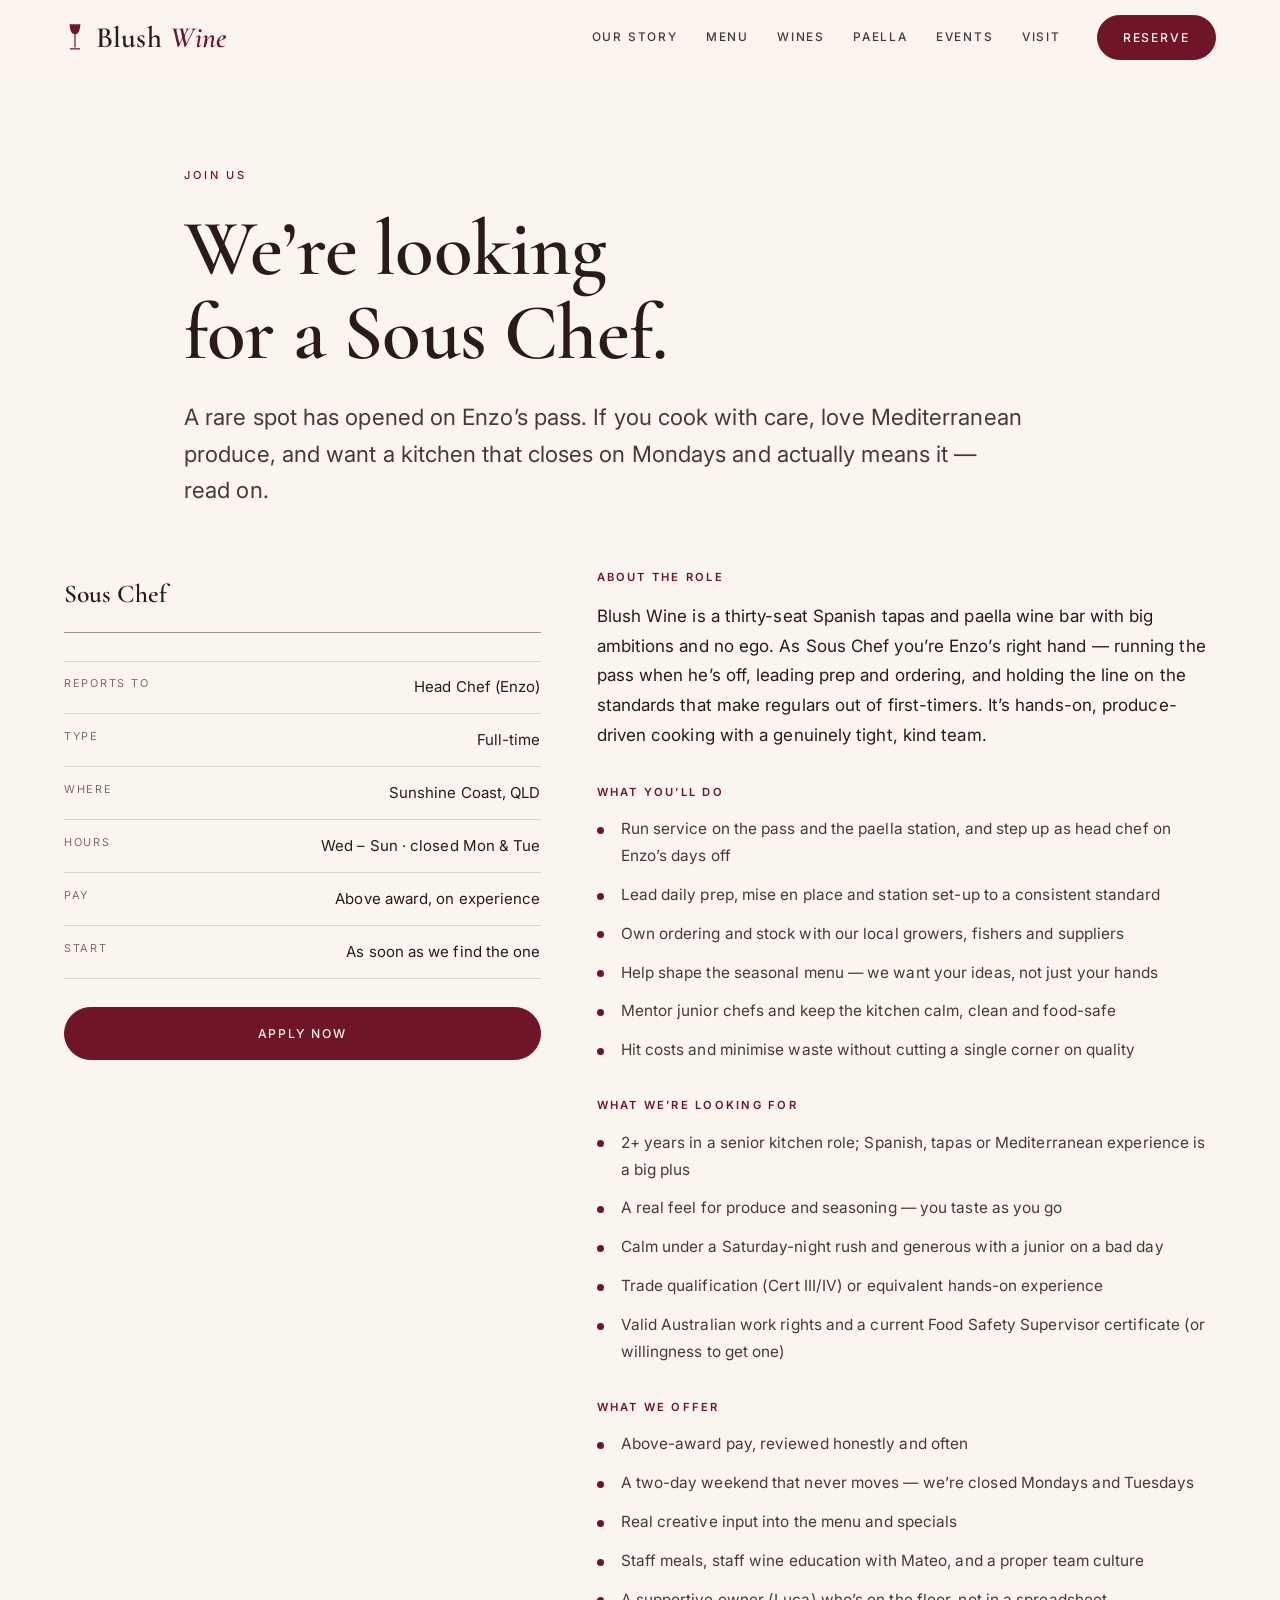
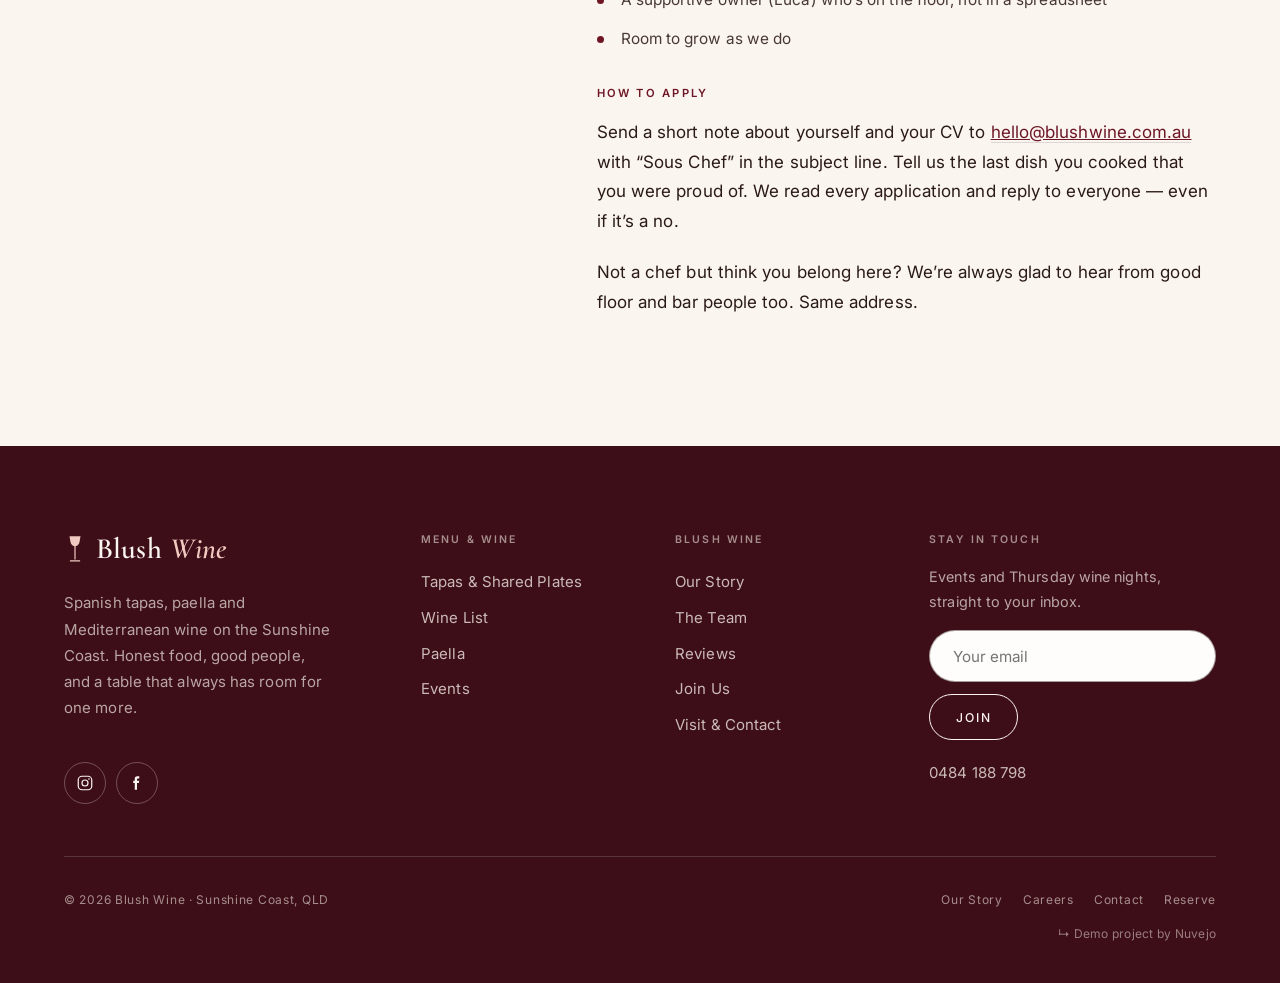
<file: careers.html>
<!DOCTYPE html>
<html lang="en-AU">
<head>
<meta charset="utf-8">
<meta name="viewport" content="width=device-width, initial-scale=1">

<title>Join Us — Sous Chef Wanted | Blush Wine, Sunshine Coast</title>
<meta name="description" content="Blush Wine is hiring a Sous Chef on the Sunshine Coast. Spanish tapas and paella wine bar led by head chef Enzo. See the role, what we offer and how to apply.">
<link rel="canonical" href="https://www.blushwine.com.au/careers.html">
<meta name="robots" content="index, follow">
<meta name="theme-color" content="#FBF5EF">

<link rel="icon" href="data:image/svg+xml,%3Csvg xmlns='http://www.w3.org/2000/svg' viewBox='0 0 32 32'%3E%3Crect width='32' height='32' fill='%236E1626'/%3E%3Ctext x='16' y='22' font-family='Georgia,serif' font-size='18' font-style='italic' fill='%23FBF5EF' text-anchor='middle'%3EB%3C/text%3E%3C/svg%3E">
<link rel="preconnect" href="https://fonts.googleapis.com">
<link rel="preconnect" href="https://fonts.gstatic.com" crossorigin>
<link rel="stylesheet" href="https://fonts.googleapis.com/css2?family=Cormorant+Garamond:ital,wght@0,400;0,500;0,600;1,500;1,600&family=Inter:wght@300;400;500&display=swap">
<link rel="stylesheet" href="css/style.css?v=2">

<script type="application/ld+json">
{
  "@context": "https://schema.org",
  "@type": "JobPosting",
  "title": "Sous Chef",
  "employmentType": "FULL_TIME",
  "hiringOrganization": { "@type": "Organization", "name": "Blush Wine", "sameAs": "https://www.blushwine.com.au/" },
  "jobLocation": { "@type": "Place", "address": { "@type": "PostalAddress", "addressLocality": "Sunshine Coast", "addressRegion": "QLD", "addressCountry": "AU" } },
  "industry": "Hospitality",
  "description": "Blush Wine, a Spanish tapas and paella wine bar on the Sunshine Coast, is seeking a Sous Chef to work alongside head chef Enzo."
}
</script>
</head>
<body>

<a class="skip-link" href="#main">Skip to content</a>

<header class="header" data-header>
  <div class="header__inner">
    <a class="brand" href="index.html" aria-label="Blush Wine — home"><svg class="brand__glass" viewBox="0 0 24 32" fill="none" aria-hidden="true"><path d="M6 2h12l-1 6c-.6 3-2.6 5-5 5s-4.4-2-5-5L6 2z" fill="currentColor"/><path d="M12 13v14M7 29h10" stroke="currentColor" stroke-width="1.3" stroke-linecap="round"/></svg><span class="brand__word">Blush <em>Wine</em></span></a>
    <nav class="nav" aria-label="Primary">
      <a class="nav__link" href="story.html">Our Story</a>
      <a class="nav__link" href="menu.html">Menu</a>
      <a class="nav__link" href="wines.html">Wines</a>
      <a class="nav__link" href="paella.html">Paella</a>
      <a class="nav__link" href="events.html">Events</a>
      <a class="nav__link" href="contact.html">Visit</a>
      <a class="btn btn--solid btn--sm nav__cta" href="book.html">Reserve</a>
    </nav>
    <button class="burger" type="button" data-burger aria-expanded="false" aria-controls="drawer" aria-label="Open menu"><span></span><span></span><span></span></button>
  </div>
</header>

<div class="drawer" id="drawer" data-drawer aria-hidden="true">
  <nav class="drawer__nav" aria-label="Mobile navigation">
    <a class="drawer__link" href="index.html">Home</a>
    <a class="drawer__link" href="story.html">Our Story</a>
    <a class="drawer__link" href="menu.html">Menu</a>
    <a class="drawer__link" href="wines.html">Wines</a>
    <a class="drawer__link" href="paella.html">Paella</a>
    <a class="drawer__link" href="events.html">Events</a>
    <a class="drawer__link" href="team.html">Team</a>
    <a class="drawer__link" href="reviews.html">Reviews</a>
    <a class="drawer__link" href="contact.html">Visit &amp; Contact</a>
    <a class="drawer__link" href="book.html">Reserve a table</a>
  </nav>
  <div class="drawer__foot"><a class="btn btn--solid" href="book.html">Reserve a table</a><p class="drawer__meta">0484 188 798 · Sunshine Coast, QLD</p></div>
</div>

<main id="main">
  <section class="page-head">
    <div class="wrap wrap--mid">
      <span class="eyebrow" data-reveal>Join Us</span>
      <h1 class="h-page" data-reveal data-reveal-delay="80">We’re looking for a Sous Chef.</h1>
      <p class="lead" data-reveal data-reveal-delay="140">A rare spot has opened on Enzo’s pass. If you cook with care, love Mediterranean produce, and want a kitchen that closes on Mondays and actually means it — read on.</p>
    </div>
  </section>

  <section class="section" style="padding-top:0">
    <div class="wrap">
      <div class="job">

        <aside class="job__aside" data-reveal>
          <div class="menu-group__head" style="border-bottom:1px solid var(--line-strong)">Sous Chef</div>
          <ul class="job__meta">
            <li><span class="k">Reports to</span><span>Head Chef (Enzo)</span></li>
            <li><span class="k">Type</span><span>Full-time</span></li>
            <li><span class="k">Where</span><span>Sunshine Coast, QLD</span></li>
            <li><span class="k">Hours</span><span>Wed – Sun · closed Mon &amp; Tue</span></li>
            <li><span class="k">Pay</span><span>Above award, on experience</span></li>
            <li><span class="k">Start</span><span>As soon as we find the one</span></li>
          </ul>
          <a class="btn btn--solid" href="mailto:hello@blushwine.com.au?subject=Sous%20Chef%20application" style="margin-top:1.75rem;width:100%">Apply now</a>
        </aside>

        <div>
          <div class="job__block" data-reveal>
            <h3>About the role</h3>
            <p>Blush Wine is a thirty-seat Spanish tapas and paella wine bar with big ambitions and no ego. As Sous Chef you’re Enzo’s right hand — running the pass when he’s off, leading prep and ordering, and holding the line on the standards that make regulars out of first-timers. It’s hands-on, produce-driven cooking with a genuinely tight, kind team.</p>
          </div>

          <div class="job__block" data-reveal>
            <h3>What you’ll do</h3>
            <ul class="job__list">
              <li>Run service on the pass and the paella station, and step up as head chef on Enzo’s days off</li>
              <li>Lead daily prep, mise en place and station set-up to a consistent standard</li>
              <li>Own ordering and stock with our local growers, fishers and suppliers</li>
              <li>Help shape the seasonal menu — we want your ideas, not just your hands</li>
              <li>Mentor junior chefs and keep the kitchen calm, clean and food-safe</li>
              <li>Hit costs and minimise waste without cutting a single corner on quality</li>
            </ul>
          </div>

          <div class="job__block" data-reveal>
            <h3>What we’re looking for</h3>
            <ul class="job__list">
              <li>2+ years in a senior kitchen role; Spanish, tapas or Mediterranean experience is a big plus</li>
              <li>A real feel for produce and seasoning — you taste as you go</li>
              <li>Calm under a Saturday-night rush and generous with a junior on a bad day</li>
              <li>Trade qualification (Cert III/IV) or equivalent hands-on experience</li>
              <li>Valid Australian work rights and a current Food Safety Supervisor certificate (or willingness to get one)</li>
            </ul>
          </div>

          <div class="job__block" data-reveal>
            <h3>What we offer</h3>
            <ul class="job__list">
              <li>Above-award pay, reviewed honestly and often</li>
              <li>A two-day weekend that never moves — we’re closed Mondays and Tuesdays</li>
              <li>Real creative input into the menu and specials</li>
              <li>Staff meals, staff wine education with Mateo, and a proper team culture</li>
              <li>A supportive owner (Luca) who’s on the floor, not in a spreadsheet</li>
              <li>Room to grow as we do</li>
            </ul>
          </div>

          <div class="job__block" data-reveal>
            <h3>How to apply</h3>
            <p>Send a short note about yourself and your CV to <a href="mailto:hello@blushwine.com.au?subject=Sous%20Chef%20application" style="color:var(--wine);border-bottom:1px solid var(--line)">hello@blushwine.com.au</a> with “Sous Chef” in the subject line. Tell us the last dish you cooked that you were proud of. We read every application and reply to everyone — even if it’s a no.</p>
            <p style="margin-top:1rem">Not a chef but think you belong here? We’re always glad to hear from good floor and bar people too. Same address.</p>
          </div>
        </div>

      </div>
    </div>
  </section>
</main>

<footer class="footer">
  <div class="wrap">
    <div class="footer__top">
      <div class="footer__brand">
        <a class="brand" href="index.html" aria-label="Blush Wine — home"><svg class="brand__glass" viewBox="0 0 24 32" fill="none" aria-hidden="true"><path d="M6 2h12l-1 6c-.6 3-2.6 5-5 5s-4.4-2-5-5L6 2z" fill="currentColor"/><path d="M12 13v14M7 29h10" stroke="currentColor" stroke-width="1.3" stroke-linecap="round"/></svg><span class="brand__word">Blush <em>Wine</em></span></a>
        <p>Spanish tapas, paella and Mediterranean wine on the Sunshine Coast. Honest food, good people, and a table that always has room for one more.</p>
        <div class="socials" style="margin-top:1.35rem">
          <a href="https://instagram.com/blushwine" target="_blank" rel="noopener" aria-label="Blush Wine on Instagram"><svg viewBox="0 0 24 24" fill="none" stroke="currentColor" stroke-width="1.6"><rect x="3" y="3" width="18" height="18" rx="5"/><circle cx="12" cy="12" r="4"/><circle cx="17.3" cy="6.7" r="1.1" fill="currentColor" stroke="none"/></svg></a>
          <a href="https://facebook.com/blushwine" target="_blank" rel="noopener" aria-label="Blush Wine on Facebook"><svg viewBox="0 0 24 24" fill="currentColor"><path d="M15 3h-2.5C10 3 9 4.6 9 6.5V9H7v3h2v9h3v-9h2.4l.6-3H12V6.8c0-.6.3-.8.9-.8H15V3z"/></svg></a>
        </div>
      </div>
      <div class="footer__col"><h2>Menu &amp; Wine</h2><ul><li><a href="menu.html">Tapas &amp; Shared Plates</a></li><li><a href="wines.html">Wine List</a></li><li><a href="paella.html">Paella</a></li><li><a href="events.html">Events</a></li></ul></div>
      <div class="footer__col"><h2>Blush Wine</h2><ul><li><a href="story.html">Our Story</a></li><li><a href="team.html">The Team</a></li><li><a href="reviews.html">Reviews</a></li><li><a href="careers.html">Join Us</a></li><li><a href="contact.html">Visit &amp; Contact</a></li></ul></div>
      <div class="footer__col"><h2>Stay in touch</h2><p style="color:rgba(251,245,239,0.66);font-size:0.9rem;margin-bottom:1rem">Events and Thursday wine nights, straight to your inbox.</p><form class="newsletter__form" data-newsletter novalidate style="margin:0;max-width:none;justify-content:flex-start"><input type="email" required placeholder="Your email" aria-label="Email address"><button class="btn btn--light btn--sm" type="submit">Join</button><p class="newsletter__msg" data-newsletter-msg role="status"></p></form><p style="margin-top:1.25rem"><a href="tel:0484188798">0484 188 798</a></p></div>
    </div>
    <div class="footer__bottom"><span>© 2026 Blush Wine · Sunshine Coast, QLD</span><ul><li><a href="story.html">Our Story</a></li><li><a href="careers.html">Careers</a></li><li><a href="contact.html">Contact</a></li><li><a href="book.html">Reserve</a></li></ul></div>
    <div class="demo-badge-row"><a class="demo-badge" href="https://nuvejo.com.au" target="_blank" rel="noopener">↳ Demo project by Nuvejo</a></div>
  </div>
</footer>

<script src="js/main.js"></script>
</body>
</html>
</file>
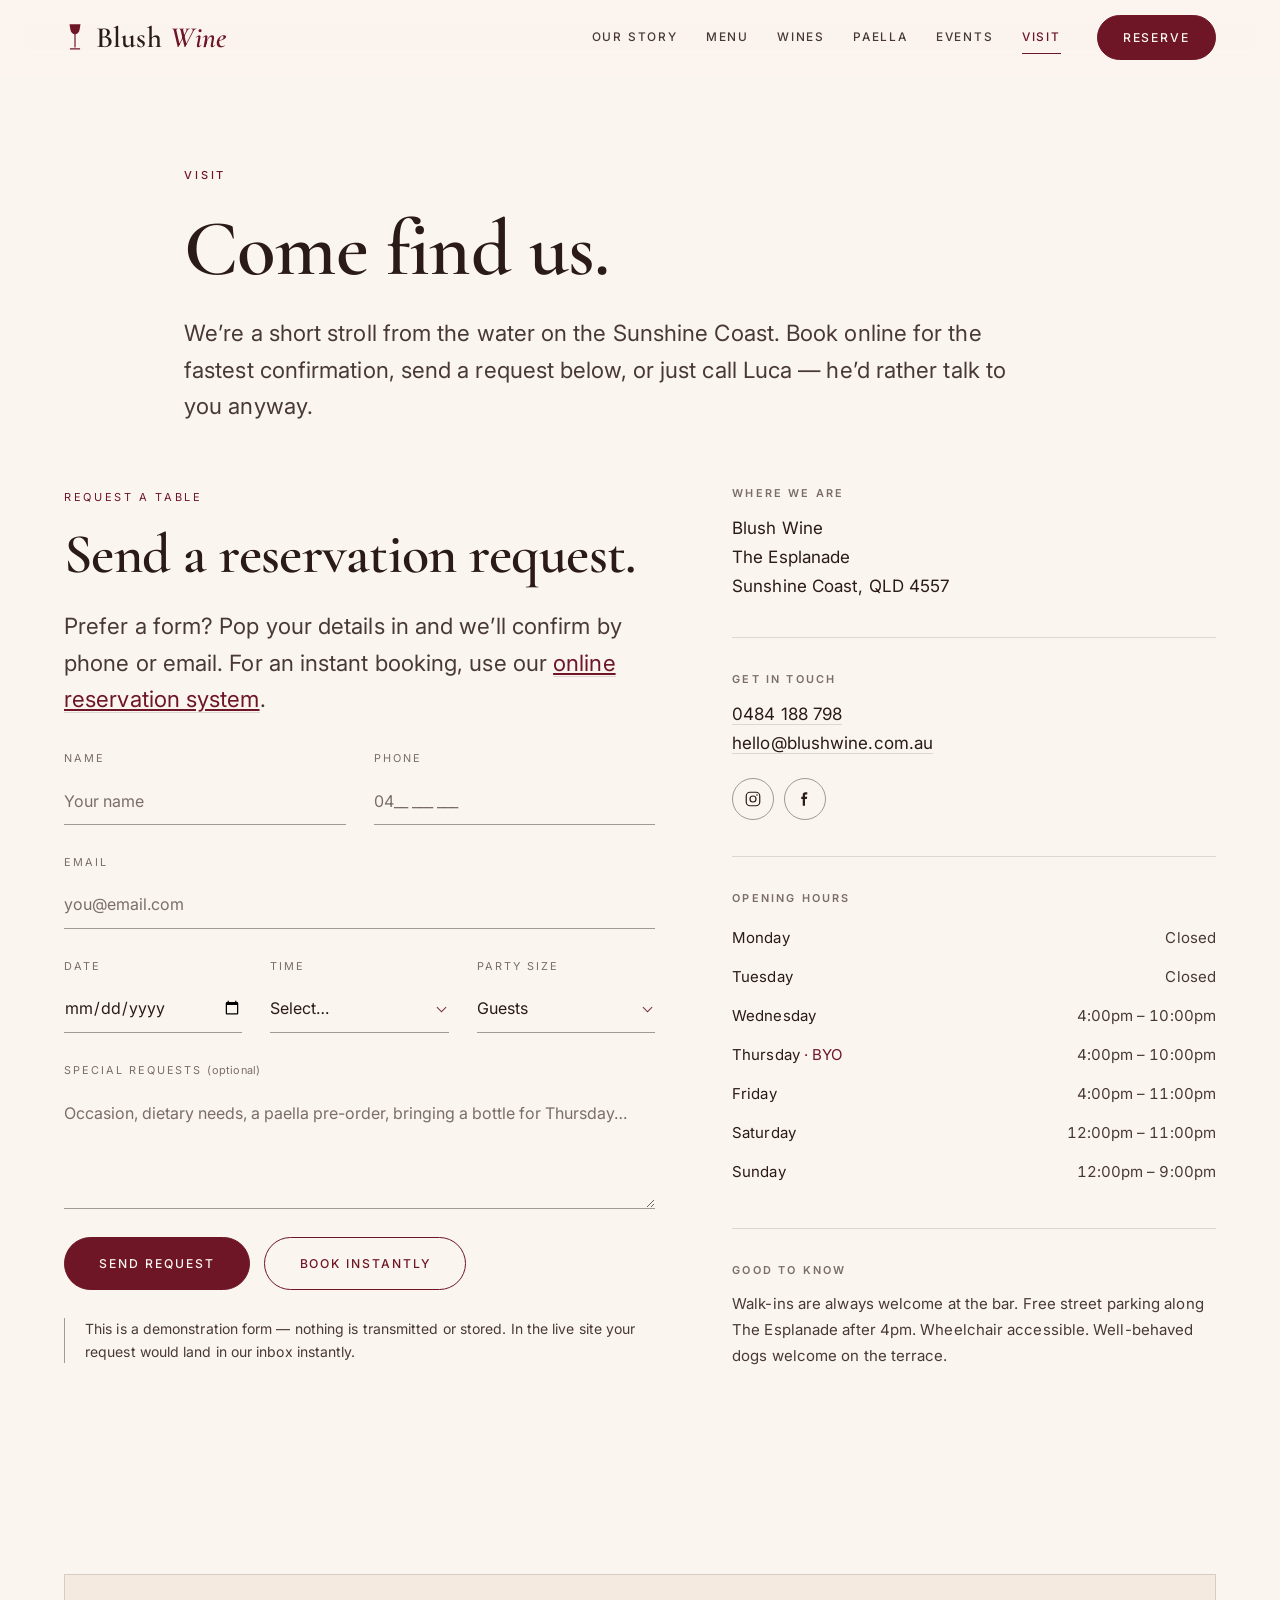
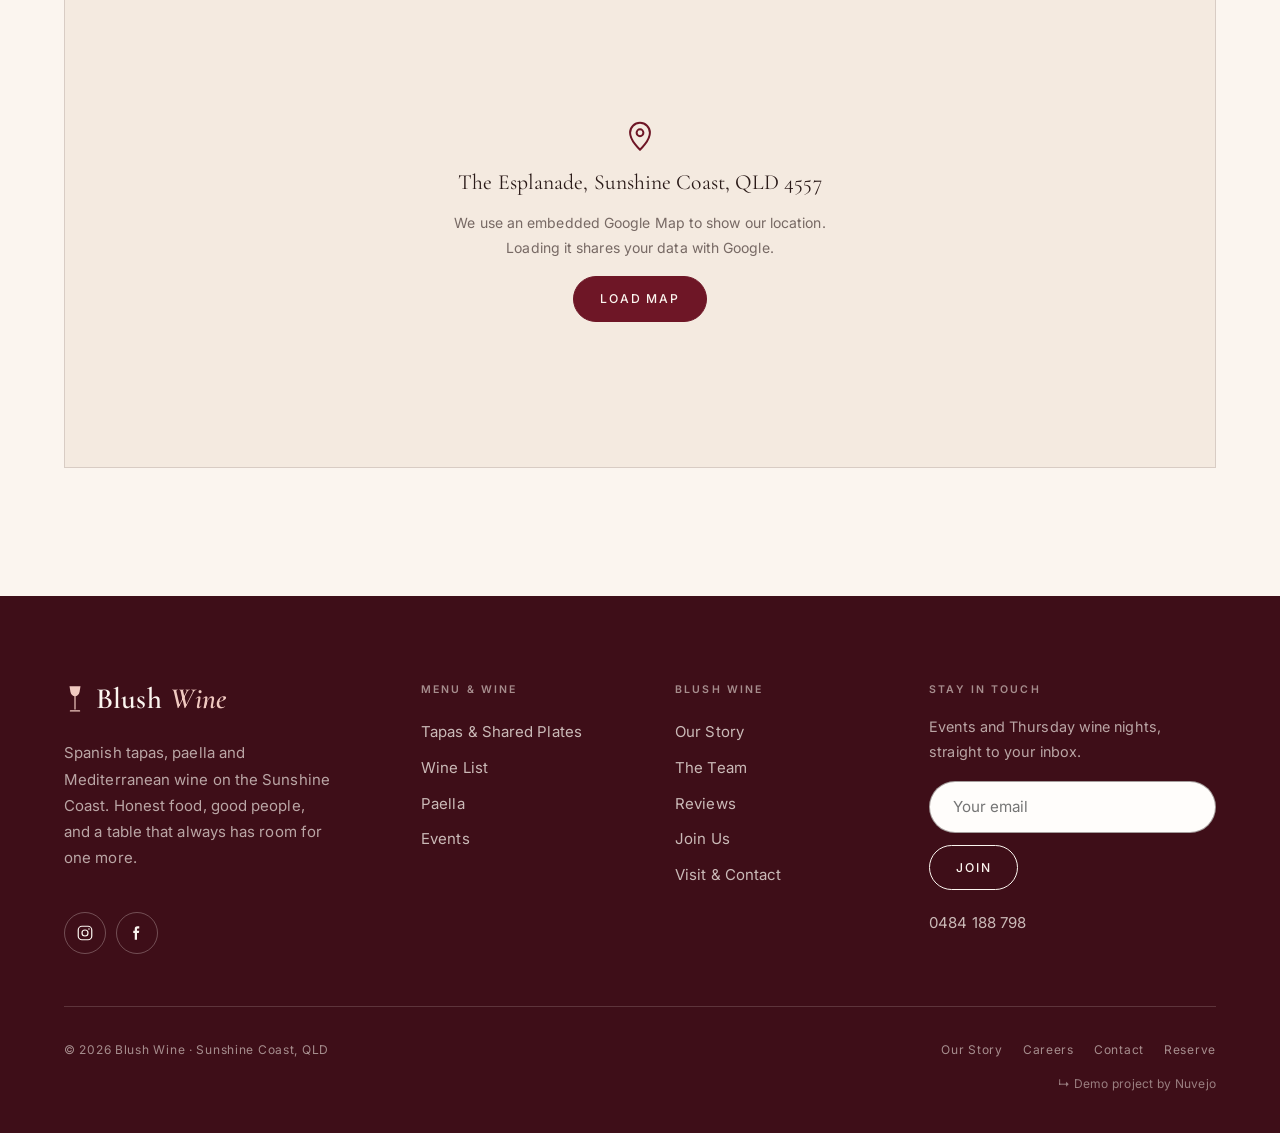
<file: contact.html>
<!DOCTYPE html>
<html lang="en-AU">
<head>
<meta charset="utf-8">
<meta name="viewport" content="width=device-width, initial-scale=1">

<title>Visit &amp; Contact | Blush Wine — Sunshine Coast Wine Bar</title>
<meta name="description" content="Find Blush Wine on the Sunshine Coast — location, map, opening hours and phone (0484 188 798). Send a reservation request or book a table online.">
<link rel="canonical" href="https://www.blushwine.com.au/contact.html">
<meta name="robots" content="index, follow">
<meta name="theme-color" content="#FBF5EF">
<meta name="geo.region" content="AU-QLD">
<meta name="geo.placename" content="Sunshine Coast">

<link rel="icon" href="data:image/svg+xml,%3Csvg xmlns='http://www.w3.org/2000/svg' viewBox='0 0 32 32'%3E%3Crect width='32' height='32' fill='%236E1626'/%3E%3Ctext x='16' y='22' font-family='Georgia,serif' font-size='18' font-style='italic' fill='%23FBF5EF' text-anchor='middle'%3EB%3C/text%3E%3C/svg%3E">
<link rel="preconnect" href="https://fonts.googleapis.com">
<link rel="preconnect" href="https://fonts.gstatic.com" crossorigin>
<link rel="stylesheet" href="https://fonts.googleapis.com/css2?family=Cormorant+Garamond:ital,wght@0,400;0,500;0,600;1,500;1,600&family=Inter:wght@300;400;500&display=swap">
<link rel="stylesheet" href="css/style.css?v=2">
</head>
<body>

<a class="skip-link" href="#main">Skip to content</a>

<header class="header" data-header>
  <div class="header__inner">
    <a class="brand" href="index.html" aria-label="Blush Wine — home"><svg class="brand__glass" viewBox="0 0 24 32" fill="none" aria-hidden="true"><path d="M6 2h12l-1 6c-.6 3-2.6 5-5 5s-4.4-2-5-5L6 2z" fill="currentColor"/><path d="M12 13v14M7 29h10" stroke="currentColor" stroke-width="1.3" stroke-linecap="round"/></svg><span class="brand__word">Blush <em>Wine</em></span></a>
    <nav class="nav" aria-label="Primary">
      <a class="nav__link" href="story.html">Our Story</a>
      <a class="nav__link" href="menu.html">Menu</a>
      <a class="nav__link" href="wines.html">Wines</a>
      <a class="nav__link" href="paella.html">Paella</a>
      <a class="nav__link" href="events.html">Events</a>
      <a class="nav__link" href="contact.html" aria-current="page">Visit</a>
      <a class="btn btn--solid btn--sm nav__cta" href="book.html">Reserve</a>
    </nav>
    <button class="burger" type="button" data-burger aria-expanded="false" aria-controls="drawer" aria-label="Open menu"><span></span><span></span><span></span></button>
  </div>
</header>

<div class="drawer" id="drawer" data-drawer aria-hidden="true">
  <nav class="drawer__nav" aria-label="Mobile navigation">
    <a class="drawer__link" href="index.html">Home</a>
    <a class="drawer__link" href="story.html">Our Story</a>
    <a class="drawer__link" href="menu.html">Menu</a>
    <a class="drawer__link" href="wines.html">Wines</a>
    <a class="drawer__link" href="paella.html">Paella</a>
    <a class="drawer__link" href="events.html">Events</a>
    <a class="drawer__link" href="team.html">Team</a>
    <a class="drawer__link" href="reviews.html">Reviews</a>
    <a class="drawer__link" href="contact.html" aria-current="page">Visit &amp; Contact</a>
    <a class="drawer__link" href="book.html">Reserve a table</a>
  </nav>
  <div class="drawer__foot"><a class="btn btn--solid" href="book.html">Reserve a table</a><p class="drawer__meta">0484 188 798 · Sunshine Coast, QLD</p></div>
</div>

<main id="main">
  <section class="page-head">
    <div class="wrap wrap--mid">
      <span class="eyebrow" data-reveal>Visit</span>
      <h1 class="h-page" data-reveal data-reveal-delay="80">Come find us.</h1>
      <p class="lead" data-reveal data-reveal-delay="140">We’re a short stroll from the water on the Sunshine Coast. Book online for the fastest confirmation, send a request below, or just call Luca — he’d rather talk to you anyway.</p>
    </div>
  </section>

  <section class="section" style="padding-top:0">
    <div class="wrap">
      <div class="contact-grid">

        <!-- Reservation request form -->
        <div data-reveal>
          <span class="editorial__index">Request a table</span>
          <h2 class="h-section" style="margin-bottom:1.5rem">Send a reservation request.</h2>
          <p class="lead" style="margin-bottom:2rem">Prefer a form? Pop your details in and we’ll confirm by phone or email. For an instant booking, use our <a href="book.html" style="color:var(--wine);border-bottom:1px solid var(--line)">online reservation system</a>.</p>
          <form class="form" data-demo-form data-demo-msg="Thanks — this is a preview form, so your request hasn’t been sent yet. To lock in a table right now, book online or call us on 0484 188 798." novalidate>
            <div class="form__row">
              <div class="field"><label for="c-name">Name</label><input type="text" id="c-name" name="name" autocomplete="name" placeholder="Your name" required></div>
              <div class="field"><label for="c-phone">Phone</label><input type="tel" id="c-phone" name="phone" autocomplete="tel" placeholder="04__ ___ ___" required></div>
            </div>
            <div class="field"><label for="c-email">Email</label><input type="email" id="c-email" name="email" autocomplete="email" placeholder="you@email.com" required></div>
            <div class="form__row form__row--3">
              <div class="field"><label for="c-date">Date</label><input type="date" id="c-date" name="date" required></div>
              <div class="field field--select"><label for="c-time">Time</label>
                <select id="c-time" name="time" required>
                  <option value="" selected disabled>Select…</option>
                  <optgroup label="Lunch">
                    <option>12:00pm</option><option>12:30pm</option><option>1:00pm</option><option>1:30pm</option><option>2:00pm</option>
                  </optgroup>
                  <optgroup label="Dinner">
                    <option>5:30pm</option><option>6:00pm</option><option>6:30pm</option><option>7:00pm</option><option>7:30pm</option><option>8:00pm</option><option>8:30pm</option>
                  </optgroup>
                </select>
              </div>
              <div class="field field--select"><label for="c-party">Party size</label>
                <select id="c-party" name="party" required>
                  <option value="" selected disabled>Guests</option>
                  <option>1</option><option>2</option><option>3</option><option>4</option><option>5</option><option>6</option><option>7</option><option>8</option><option>9</option><option>10</option><option>Larger group</option>
                </select>
              </div>
            </div>
            <div class="field"><label for="c-notes">Special requests <span class="opt">(optional)</span></label><textarea id="c-notes" name="notes" placeholder="Occasion, dietary needs, a paella pre-order, bringing a bottle for Thursday…"></textarea></div>
            <div class="btn-row"><button type="submit" class="btn btn--solid" data-demo-submit>Send request</button><a class="btn" href="book.html">Book instantly</a></div>
            <p class="form__status" data-form-status role="status"></p>
            <p class="form__note">This is a demonstration form — nothing is transmitted or stored. In the live site your request would land in our inbox instantly.</p>
          </form>
        </div>

        <!-- Info -->
        <div data-reveal data-reveal-delay="120">
          <div class="info-block">
            <h3>Where we are</h3>
            <address>
              Blush Wine<br>
              The Esplanade<br>
              Sunshine Coast, QLD 4557
            </address>
          </div>
          <div class="info-block">
            <h3>Get in touch</h3>
            <address>
              <a href="tel:0484188798">0484 188 798</a><br>
              <a href="mailto:hello@blushwine.com.au">hello@blushwine.com.au</a>
            </address>
            <div class="socials" style="margin-top:1.25rem">
              <a href="https://instagram.com/blushwine" target="_blank" rel="noopener" aria-label="Blush Wine on Instagram"><svg viewBox="0 0 24 24" fill="none" stroke="currentColor" stroke-width="1.6"><rect x="3" y="3" width="18" height="18" rx="5"/><circle cx="12" cy="12" r="4"/><circle cx="17.3" cy="6.7" r="1.1" fill="currentColor" stroke="none"/></svg></a>
              <a href="https://facebook.com/blushwine" target="_blank" rel="noopener" aria-label="Blush Wine on Facebook"><svg viewBox="0 0 24 24" fill="currentColor"><path d="M15 3h-2.5C10 3 9 4.6 9 6.5V9H7v3h2v9h3v-9h2.4l.6-3H12V6.8c0-.6.3-.8.9-.8H15V3z"/></svg></a>
            </div>
          </div>
          <div class="info-block">
            <h3>Opening hours</h3>
            <ul class="hours">
              <li><span>Monday</span><span>Closed</span></li>
              <li><span>Tuesday</span><span>Closed</span></li>
              <li><span>Wednesday</span><span>4:00pm – 10:00pm</span></li>
              <li><span>Thursday <em style="font-style:normal;color:var(--wine)">· BYO</em></span><span>4:00pm – 10:00pm</span></li>
              <li><span>Friday</span><span>4:00pm – 11:00pm</span></li>
              <li><span>Saturday</span><span>12:00pm – 11:00pm</span></li>
              <li><span>Sunday</span><span>12:00pm – 9:00pm</span></li>
            </ul>
          </div>
          <div class="info-block">
            <h3>Good to know</h3>
            <p style="font-size:0.9375rem;color:var(--ink-soft)">Walk-ins are always welcome at the bar. Free street parking along The Esplanade after 4pm. Wheelchair accessible. Well-behaved dogs welcome on the terrace.</p>
          </div>
        </div>

      </div>
    </div>
  </section>

  <!-- MAP -->
  <section class="section--tight" style="padding-bottom:var(--space-section)">
    <div class="wrap">
      <div class="map" data-reveal data-map data-map-src="https://www.google.com/maps?q=Sunshine+Coast+QLD+Australia&amp;z=12&amp;output=embed" data-map-title="Map showing Blush Wine on the Sunshine Coast">
        <div class="map__consent" data-map-consent>
          <svg class="map__consent-pin" viewBox="0 0 24 24" fill="none" stroke="currentColor" stroke-width="1.4" aria-hidden="true"><path d="M12 21s7-6.4 7-12a7 7 0 1 0-14 0c0 5.6 7 12 7 12z"/><circle cx="12" cy="9" r="2.4"/></svg>
          <p class="map__consent-address">The Esplanade, Sunshine Coast, QLD 4557</p>
          <p class="map__consent-note">We use an embedded Google Map to show our location. Loading it shares your data with Google.</p>
          <button type="button" class="btn btn--solid btn--sm" data-map-load>Load map</button>
        </div>
      </div>
    </div>
  </section>
</main>

<footer class="footer">
  <div class="wrap">
    <div class="footer__top">
      <div class="footer__brand">
        <a class="brand" href="index.html" aria-label="Blush Wine — home"><svg class="brand__glass" viewBox="0 0 24 32" fill="none" aria-hidden="true"><path d="M6 2h12l-1 6c-.6 3-2.6 5-5 5s-4.4-2-5-5L6 2z" fill="currentColor"/><path d="M12 13v14M7 29h10" stroke="currentColor" stroke-width="1.3" stroke-linecap="round"/></svg><span class="brand__word">Blush <em>Wine</em></span></a>
        <p>Spanish tapas, paella and Mediterranean wine on the Sunshine Coast. Honest food, good people, and a table that always has room for one more.</p>
        <div class="socials" style="margin-top:1.35rem">
          <a href="https://instagram.com/blushwine" target="_blank" rel="noopener" aria-label="Blush Wine on Instagram"><svg viewBox="0 0 24 24" fill="none" stroke="currentColor" stroke-width="1.6"><rect x="3" y="3" width="18" height="18" rx="5"/><circle cx="12" cy="12" r="4"/><circle cx="17.3" cy="6.7" r="1.1" fill="currentColor" stroke="none"/></svg></a>
          <a href="https://facebook.com/blushwine" target="_blank" rel="noopener" aria-label="Blush Wine on Facebook"><svg viewBox="0 0 24 24" fill="currentColor"><path d="M15 3h-2.5C10 3 9 4.6 9 6.5V9H7v3h2v9h3v-9h2.4l.6-3H12V6.8c0-.6.3-.8.9-.8H15V3z"/></svg></a>
        </div>
      </div>
      <div class="footer__col"><h2>Menu &amp; Wine</h2><ul><li><a href="menu.html">Tapas &amp; Shared Plates</a></li><li><a href="wines.html">Wine List</a></li><li><a href="paella.html">Paella</a></li><li><a href="events.html">Events</a></li></ul></div>
      <div class="footer__col"><h2>Blush Wine</h2><ul><li><a href="story.html">Our Story</a></li><li><a href="team.html">The Team</a></li><li><a href="reviews.html">Reviews</a></li><li><a href="careers.html">Join Us</a></li><li><a href="contact.html">Visit &amp; Contact</a></li></ul></div>
      <div class="footer__col"><h2>Stay in touch</h2><p style="color:rgba(251,245,239,0.66);font-size:0.9rem;margin-bottom:1rem">Events and Thursday wine nights, straight to your inbox.</p><form class="newsletter__form" data-newsletter novalidate style="margin:0;max-width:none;justify-content:flex-start"><input type="email" required placeholder="Your email" aria-label="Email address"><button class="btn btn--light btn--sm" type="submit">Join</button><p class="newsletter__msg" data-newsletter-msg role="status"></p></form><p style="margin-top:1.25rem"><a href="tel:0484188798">0484 188 798</a></p></div>
    </div>
    <div class="footer__bottom"><span>© 2026 Blush Wine · Sunshine Coast, QLD</span><ul><li><a href="story.html">Our Story</a></li><li><a href="careers.html">Careers</a></li><li><a href="contact.html">Contact</a></li><li><a href="book.html">Reserve</a></li></ul></div>
    <div class="demo-badge-row"><a class="demo-badge" href="https://nuvejo.com.au" target="_blank" rel="noopener">↳ Demo project by Nuvejo</a></div>
  </div>
</footer>

<script src="js/main.js"></script>
</body>
</html>
</file>
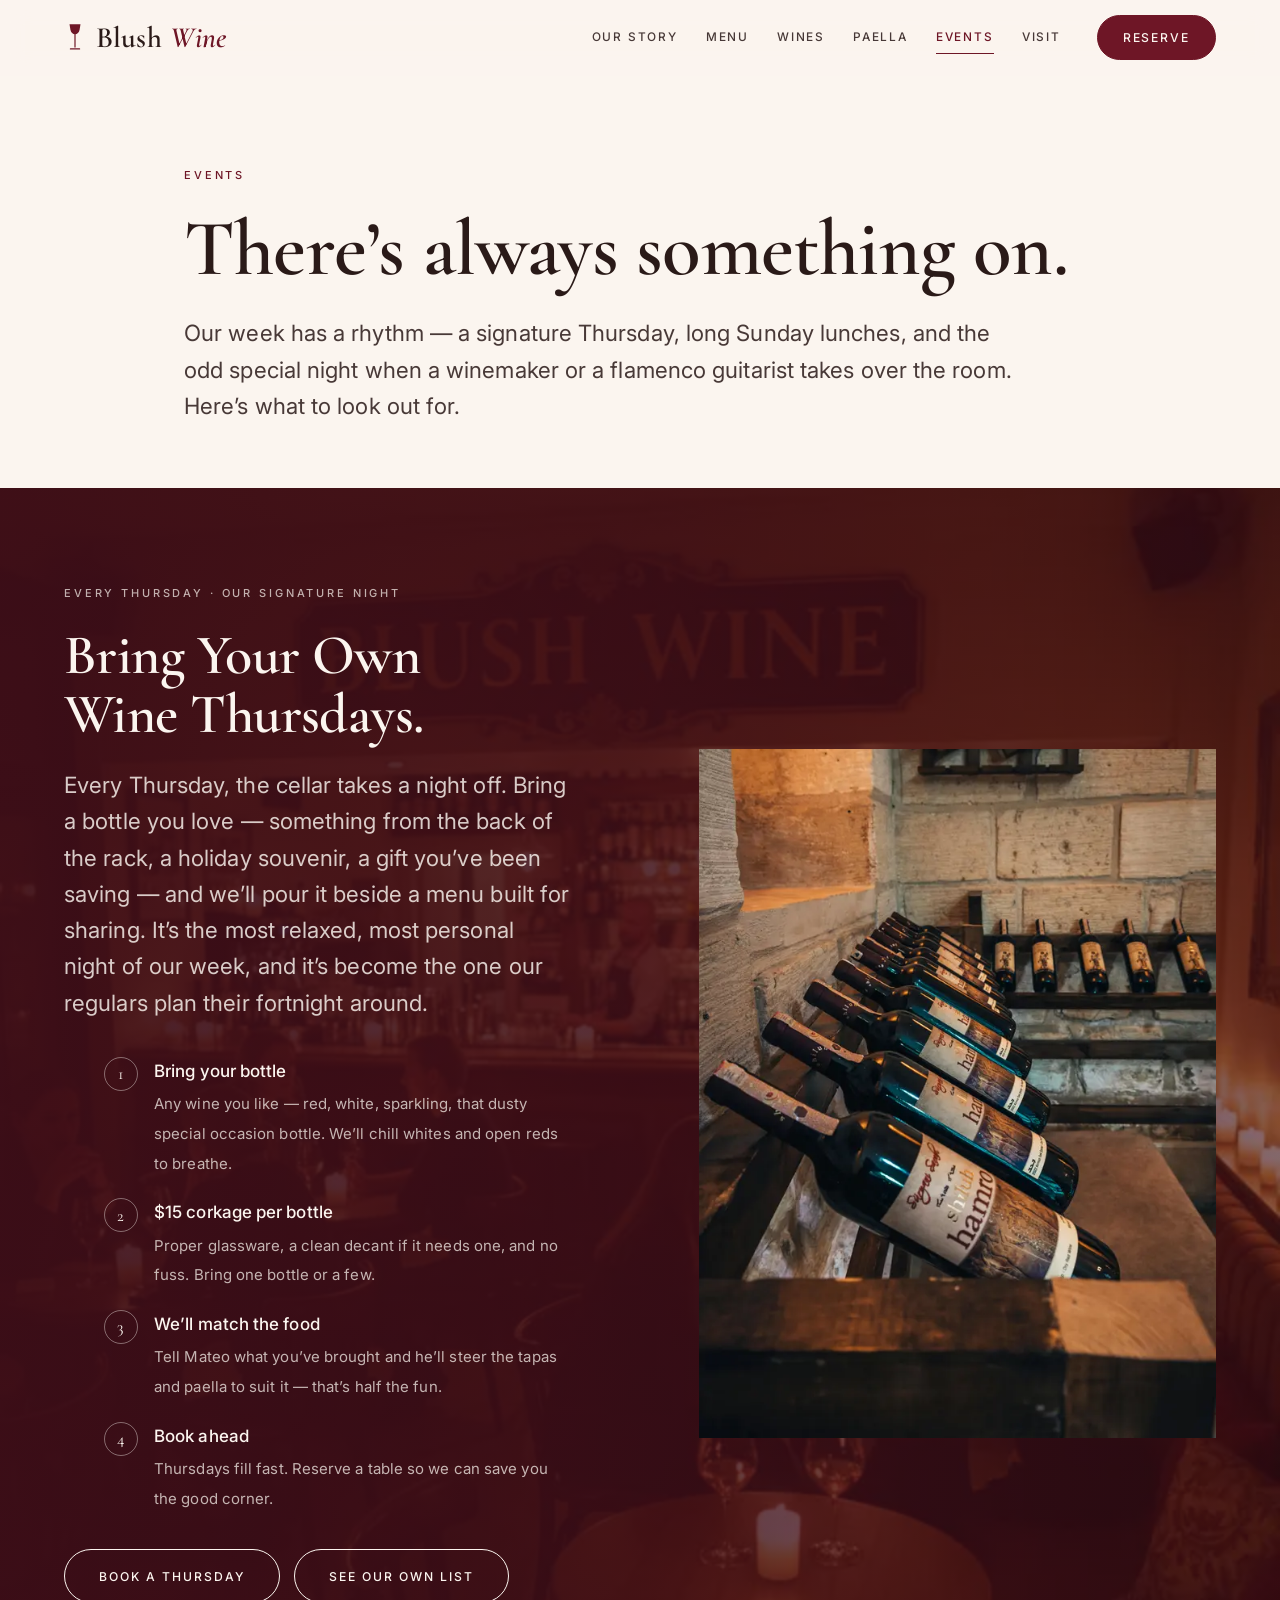
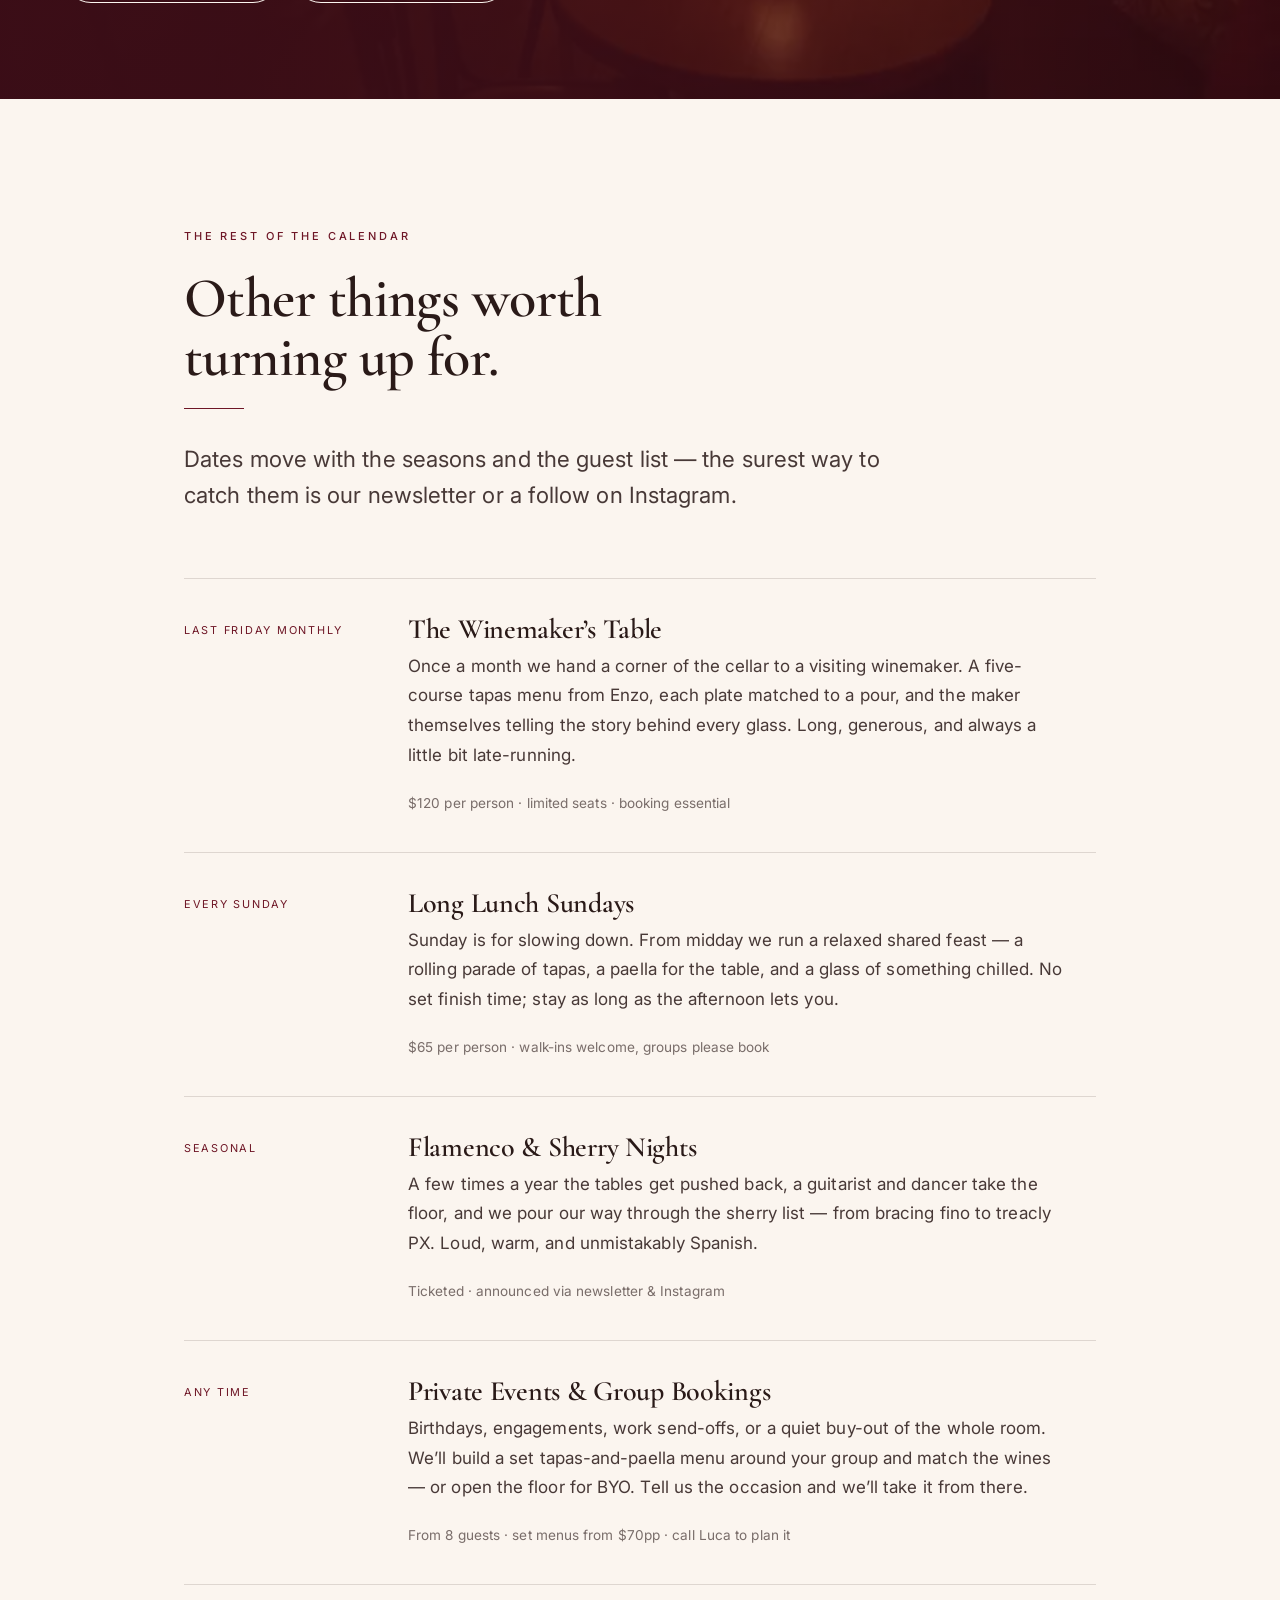
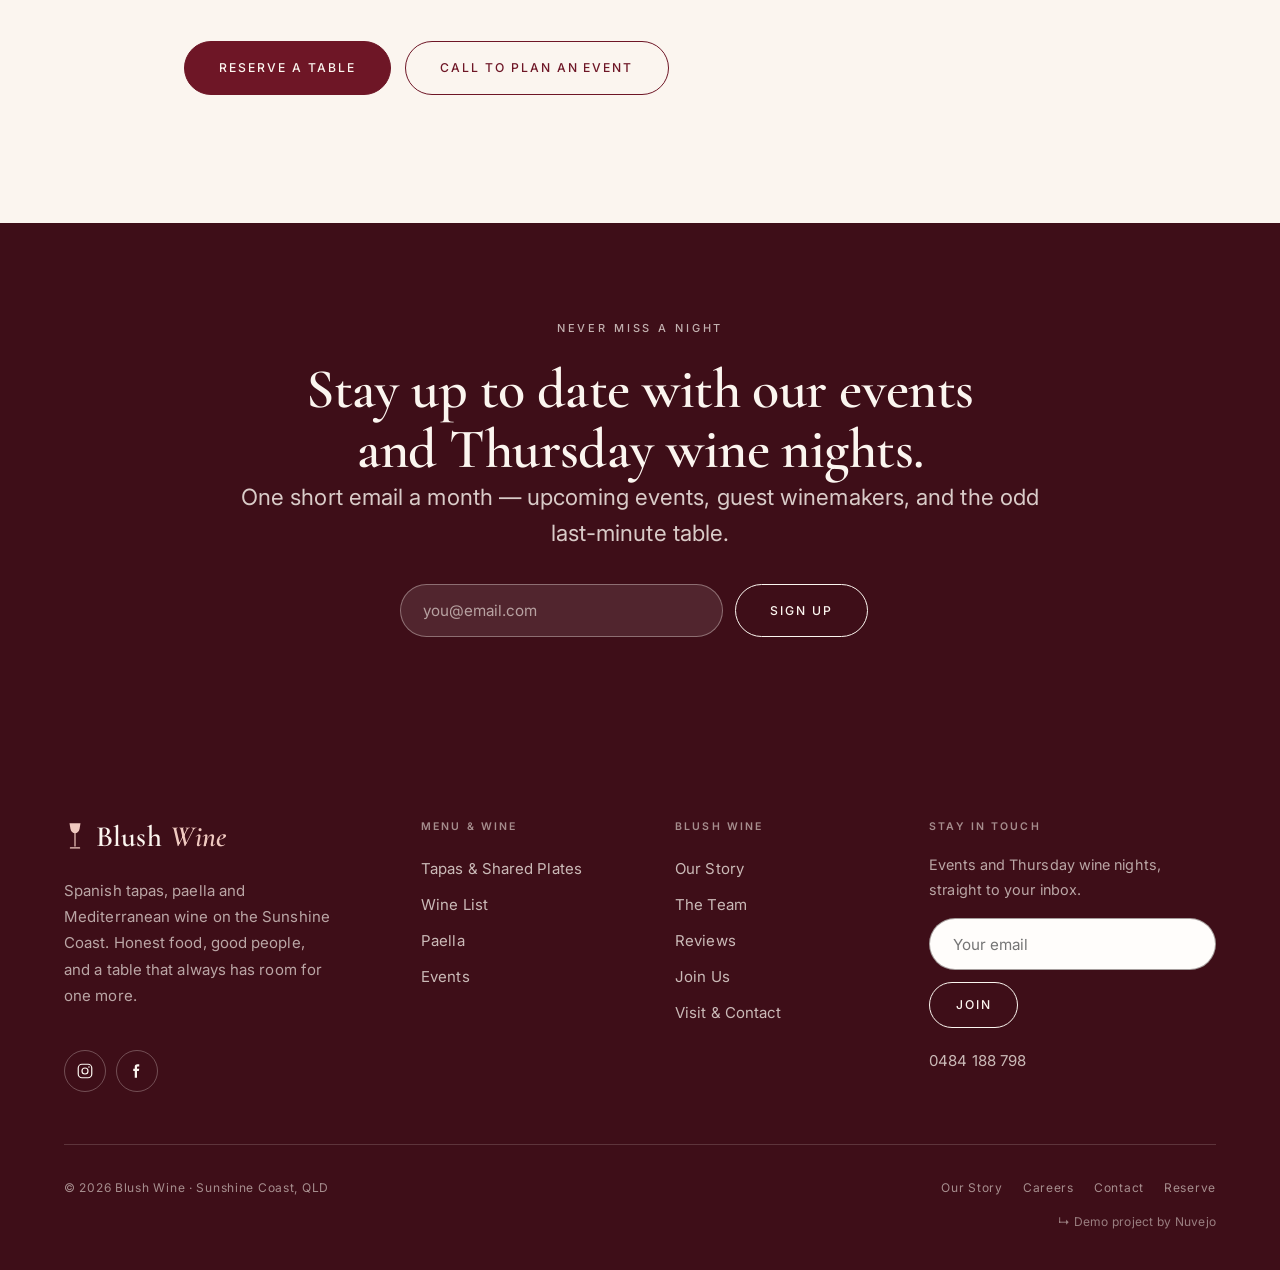
<file: events.html>
<!DOCTYPE html>
<html lang="en-AU">
<head>
<meta charset="utf-8">
<meta name="viewport" content="width=device-width, initial-scale=1">

<title>Events &amp; BYO Wine Thursdays | Blush Wine — Sunshine Coast</title>
<meta name="description" content="Bring Your Own Wine Thursdays at Blush Wine — bring a bottle you love, pay $15 corkage, and let the kitchen match the food. Plus winemaker dinners, long Sunday lunches and private events on the Sunshine Coast.">
<link rel="canonical" href="https://www.blushwine.com.au/events.html">
<meta name="robots" content="index, follow, max-image-preview:large">
<meta name="theme-color" content="#FBF5EF">

<link rel="icon" href="data:image/svg+xml,%3Csvg xmlns='http://www.w3.org/2000/svg' viewBox='0 0 32 32'%3E%3Crect width='32' height='32' fill='%236E1626'/%3E%3Ctext x='16' y='22' font-family='Georgia,serif' font-size='18' font-style='italic' fill='%23FBF5EF' text-anchor='middle'%3EB%3C/text%3E%3C/svg%3E">
<link rel="preconnect" href="https://fonts.googleapis.com">
<link rel="preconnect" href="https://fonts.gstatic.com" crossorigin>
<link rel="stylesheet" href="https://fonts.googleapis.com/css2?family=Cormorant+Garamond:ital,wght@0,400;0,500;0,600;1,500;1,600&family=Inter:wght@300;400;500&display=swap">
<link rel="stylesheet" href="css/style.css?v=2">
</head>
<body>

<a class="skip-link" href="#main">Skip to content</a>

<header class="header" data-header>
  <div class="header__inner">
    <a class="brand" href="index.html" aria-label="Blush Wine — home"><svg class="brand__glass" viewBox="0 0 24 32" fill="none" aria-hidden="true"><path d="M6 2h12l-1 6c-.6 3-2.6 5-5 5s-4.4-2-5-5L6 2z" fill="currentColor"/><path d="M12 13v14M7 29h10" stroke="currentColor" stroke-width="1.3" stroke-linecap="round"/></svg><span class="brand__word">Blush <em>Wine</em></span></a>
    <nav class="nav" aria-label="Primary">
      <a class="nav__link" href="story.html">Our Story</a>
      <a class="nav__link" href="menu.html">Menu</a>
      <a class="nav__link" href="wines.html">Wines</a>
      <a class="nav__link" href="paella.html">Paella</a>
      <a class="nav__link" href="events.html" aria-current="page">Events</a>
      <a class="nav__link" href="contact.html">Visit</a>
      <a class="btn btn--solid btn--sm nav__cta" href="book.html">Reserve</a>
    </nav>
    <button class="burger" type="button" data-burger aria-expanded="false" aria-controls="drawer" aria-label="Open menu"><span></span><span></span><span></span></button>
  </div>
</header>

<div class="drawer" id="drawer" data-drawer aria-hidden="true">
  <nav class="drawer__nav" aria-label="Mobile navigation">
    <a class="drawer__link" href="index.html">Home</a>
    <a class="drawer__link" href="story.html">Our Story</a>
    <a class="drawer__link" href="menu.html">Menu</a>
    <a class="drawer__link" href="wines.html">Wines</a>
    <a class="drawer__link" href="paella.html">Paella</a>
    <a class="drawer__link" href="events.html" aria-current="page">Events</a>
    <a class="drawer__link" href="team.html">Team</a>
    <a class="drawer__link" href="reviews.html">Reviews</a>
    <a class="drawer__link" href="contact.html">Visit &amp; Contact</a>
    <a class="drawer__link" href="book.html">Reserve a table</a>
  </nav>
  <div class="drawer__foot"><a class="btn btn--solid" href="book.html">Reserve a table</a><p class="drawer__meta">0484 188 798 · Sunshine Coast, QLD</p></div>
</div>

<main id="main">
  <section class="page-head">
    <div class="wrap wrap--mid">
      <span class="eyebrow" data-reveal>Events</span>
      <h1 class="h-page" data-reveal data-reveal-delay="80">There’s always something on.</h1>
      <p class="lead" data-reveal data-reveal-delay="140">Our week has a rhythm — a signature Thursday, long Sunday lunches, and the odd special night when a winemaker or a flamenco guitarist takes over the room. Here’s what to look out for.</p>
    </div>
  </section>

  <!-- BYO THURSDAYS FEATURE -->
  <section class="band">
    <div class="band__media"><img src="images/blushwine.webp" alt=""></div>
    <div class="band__veil"></div>
    <div class="wrap band__inner">
      <div class="feature-split">
        <div class="feature-split__body" data-reveal>
          <span class="eyebrow">Every Thursday · Our signature night</span>
          <h2 class="h-section">Bring Your Own Wine Thursdays.</h2>
          <p class="lead">Every Thursday, the cellar takes a night off. Bring a bottle you love — something from the back of the rack, a holiday souvenir, a gift you’ve been saving — and we’ll pour it beside a menu built for sharing. It’s the most relaxed, most personal night of our week, and it’s become the one our regulars plan their fortnight around.</p>
          <ol class="how">
            <li><span class="how__n">1</span><span class="how__t"><strong>Bring your bottle</strong><span>Any wine you like — red, white, sparkling, that dusty special occasion bottle. We’ll chill whites and open reds to breathe.</span></span></li>
            <li><span class="how__n">2</span><span class="how__t"><strong>$15 corkage per bottle</strong><span>Proper glassware, a clean decant if it needs one, and no fuss. Bring one bottle or a few.</span></span></li>
            <li><span class="how__n">3</span><span class="how__t"><strong>We’ll match the food</strong><span>Tell Mateo what you’ve brought and he’ll steer the tapas and paella to suit it — that’s half the fun.</span></span></li>
            <li><span class="how__n">4</span><span class="how__t"><strong>Book ahead</strong><span>Thursdays fill fast. Reserve a table so we can save you the good corner.</span></span></li>
          </ol>
          <div class="btn-row" style="margin-top:2.25rem"><a class="btn btn--light" href="book.html">Book a Thursday</a><a class="btn btn--light" href="wines.html">See our own list</a></div>
        </div>
        <div data-reveal data-reveal-delay="120">
          <div class="editorial__media"><img src="images/wineoptions.webp" alt="Bottles lined up ready to be poured on a BYO Thursday at Blush Wine" style="aspect-ratio:3/4;object-fit:cover"></div>
        </div>
      </div>
    </div>
  </section>

  <!-- OTHER EVENTS -->
  <section class="section">
    <div class="wrap wrap--mid">
      <div class="sec-head" data-reveal>
        <span class="eyebrow">The rest of the calendar</span>
        <h2 class="h-section">Other things worth turning up for.</h2>
        <hr class="rule">
        <p class="lead">Dates move with the seasons and the guest list — the surest way to catch them is our newsletter or a follow on Instagram.</p>
      </div>

      <div class="ev-list" data-reveal>
        <div class="ev">
          <div class="ev__when">Last Friday monthly</div>
          <div class="ev__body">
            <h3>The Winemaker’s Table</h3>
            <p>Once a month we hand a corner of the cellar to a visiting winemaker. A five-course tapas menu from Enzo, each plate matched to a pour, and the maker themselves telling the story behind every glass. Long, generous, and always a little bit late-running.</p>
            <p class="price-note">$120 per person · limited seats · booking essential</p>
          </div>
        </div>
        <div class="ev">
          <div class="ev__when">Every Sunday</div>
          <div class="ev__body">
            <h3>Long Lunch Sundays</h3>
            <p>Sunday is for slowing down. From midday we run a relaxed shared feast — a rolling parade of tapas, a paella for the table, and a glass of something chilled. No set finish time; stay as long as the afternoon lets you.</p>
            <p class="price-note">$65 per person · walk-ins welcome, groups please book</p>
          </div>
        </div>
        <div class="ev">
          <div class="ev__when">Seasonal</div>
          <div class="ev__body">
            <h3>Flamenco &amp; Sherry Nights</h3>
            <p>A few times a year the tables get pushed back, a guitarist and dancer take the floor, and we pour our way through the sherry list — from bracing fino to treacly PX. Loud, warm, and unmistakably Spanish.</p>
            <p class="price-note">Ticketed · announced via newsletter &amp; Instagram</p>
          </div>
        </div>
        <div class="ev">
          <div class="ev__when">Any time</div>
          <div class="ev__body">
            <h3>Private Events &amp; Group Bookings</h3>
            <p>Birthdays, engagements, work send-offs, or a quiet buy-out of the whole room. We’ll build a set tapas-and-paella menu around your group and match the wines — or open the floor for BYO. Tell us the occasion and we’ll take it from there.</p>
            <p class="price-note">From 8 guests · set menus from $70pp · call Luca to plan it</p>
          </div>
        </div>
      </div>

      <div class="btn-row" style="margin-top:clamp(2.5rem,5vw,3.5rem)" data-reveal><a class="btn btn--solid" href="book.html">Reserve a table</a><a class="btn" href="tel:0484188798">Call to plan an event</a></div>
    </div>
  </section>

  <!-- NEWSLETTER -->
  <section class="band">
    <div class="wrap band__inner">
      <div class="newsletter" data-reveal>
        <span class="eyebrow">Never miss a night</span>
        <h2 class="h-section">Stay up to date with our events and Thursday wine nights.</h2>
        <p class="lead" style="margin-inline:auto">One short email a month — upcoming events, guest winemakers, and the odd last-minute table.</p>
        <form class="newsletter__form" data-newsletter novalidate>
          <input type="email" required placeholder="you@email.com" aria-label="Email address">
          <button class="btn btn--light" type="submit">Sign up</button>
          <p class="newsletter__msg" data-newsletter-msg role="status"></p>
        </form>
      </div>
    </div>
  </section>
</main>

<footer class="footer">
  <div class="wrap">
    <div class="footer__top">
      <div class="footer__brand">
        <a class="brand" href="index.html" aria-label="Blush Wine — home"><svg class="brand__glass" viewBox="0 0 24 32" fill="none" aria-hidden="true"><path d="M6 2h12l-1 6c-.6 3-2.6 5-5 5s-4.4-2-5-5L6 2z" fill="currentColor"/><path d="M12 13v14M7 29h10" stroke="currentColor" stroke-width="1.3" stroke-linecap="round"/></svg><span class="brand__word">Blush <em>Wine</em></span></a>
        <p>Spanish tapas, paella and Mediterranean wine on the Sunshine Coast. Honest food, good people, and a table that always has room for one more.</p>
        <div class="socials" style="margin-top:1.35rem">
          <a href="https://instagram.com/blushwine" target="_blank" rel="noopener" aria-label="Blush Wine on Instagram"><svg viewBox="0 0 24 24" fill="none" stroke="currentColor" stroke-width="1.6"><rect x="3" y="3" width="18" height="18" rx="5"/><circle cx="12" cy="12" r="4"/><circle cx="17.3" cy="6.7" r="1.1" fill="currentColor" stroke="none"/></svg></a>
          <a href="https://facebook.com/blushwine" target="_blank" rel="noopener" aria-label="Blush Wine on Facebook"><svg viewBox="0 0 24 24" fill="currentColor"><path d="M15 3h-2.5C10 3 9 4.6 9 6.5V9H7v3h2v9h3v-9h2.4l.6-3H12V6.8c0-.6.3-.8.9-.8H15V3z"/></svg></a>
        </div>
      </div>
      <div class="footer__col"><h2>Menu &amp; Wine</h2><ul><li><a href="menu.html">Tapas &amp; Shared Plates</a></li><li><a href="wines.html">Wine List</a></li><li><a href="paella.html">Paella</a></li><li><a href="events.html">Events</a></li></ul></div>
      <div class="footer__col"><h2>Blush Wine</h2><ul><li><a href="story.html">Our Story</a></li><li><a href="team.html">The Team</a></li><li><a href="reviews.html">Reviews</a></li><li><a href="careers.html">Join Us</a></li><li><a href="contact.html">Visit &amp; Contact</a></li></ul></div>
      <div class="footer__col"><h2>Stay in touch</h2><p style="color:rgba(251,245,239,0.66);font-size:0.9rem;margin-bottom:1rem">Events and Thursday wine nights, straight to your inbox.</p><form class="newsletter__form" data-newsletter novalidate style="margin:0;max-width:none;justify-content:flex-start"><input type="email" required placeholder="Your email" aria-label="Email address"><button class="btn btn--light btn--sm" type="submit">Join</button><p class="newsletter__msg" data-newsletter-msg role="status"></p></form><p style="margin-top:1.25rem"><a href="tel:0484188798">0484 188 798</a></p></div>
    </div>
    <div class="footer__bottom"><span>© 2026 Blush Wine · Sunshine Coast, QLD</span><ul><li><a href="story.html">Our Story</a></li><li><a href="careers.html">Careers</a></li><li><a href="contact.html">Contact</a></li><li><a href="book.html">Reserve</a></li></ul></div>
    <div class="demo-badge-row"><a class="demo-badge" href="https://nuvejo.com.au" target="_blank" rel="noopener">↳ Demo project by Nuvejo</a></div>
  </div>
</footer>

<script src="js/main.js"></script>
</body>
</html>
</file>
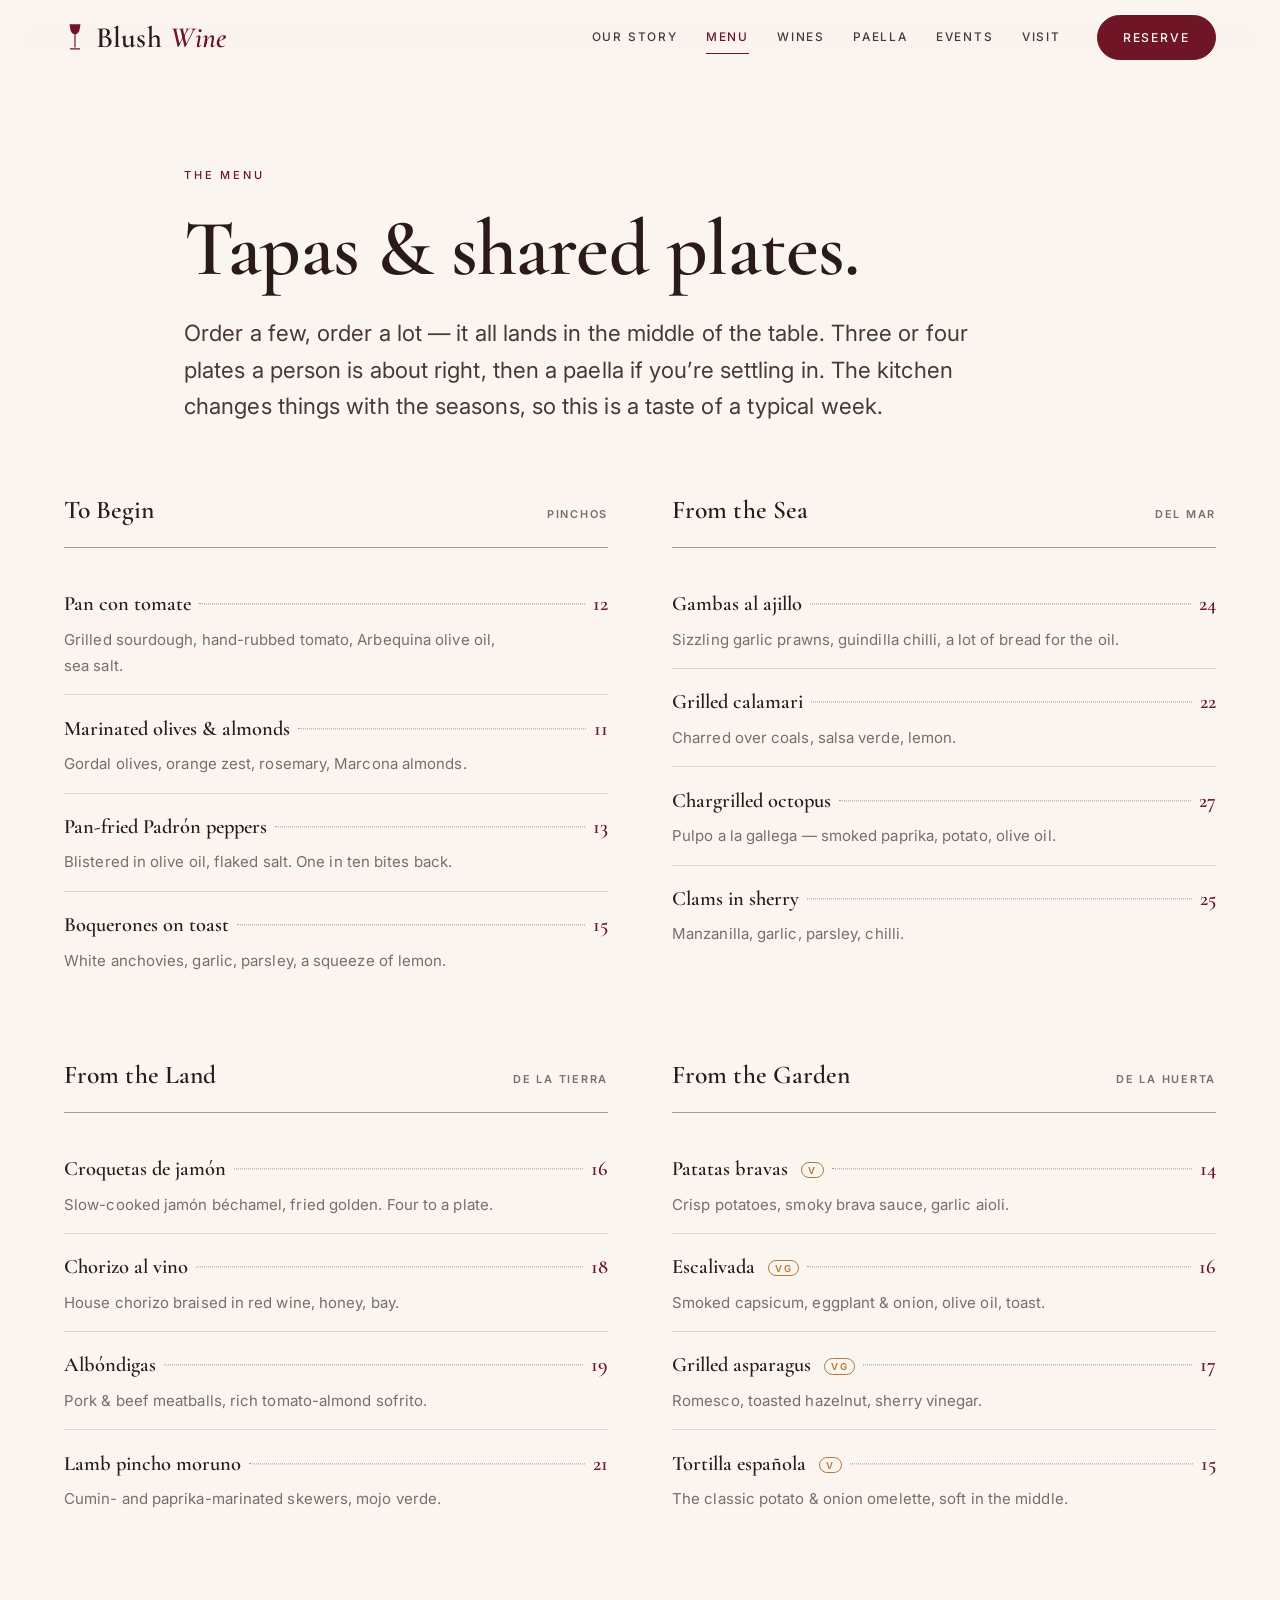
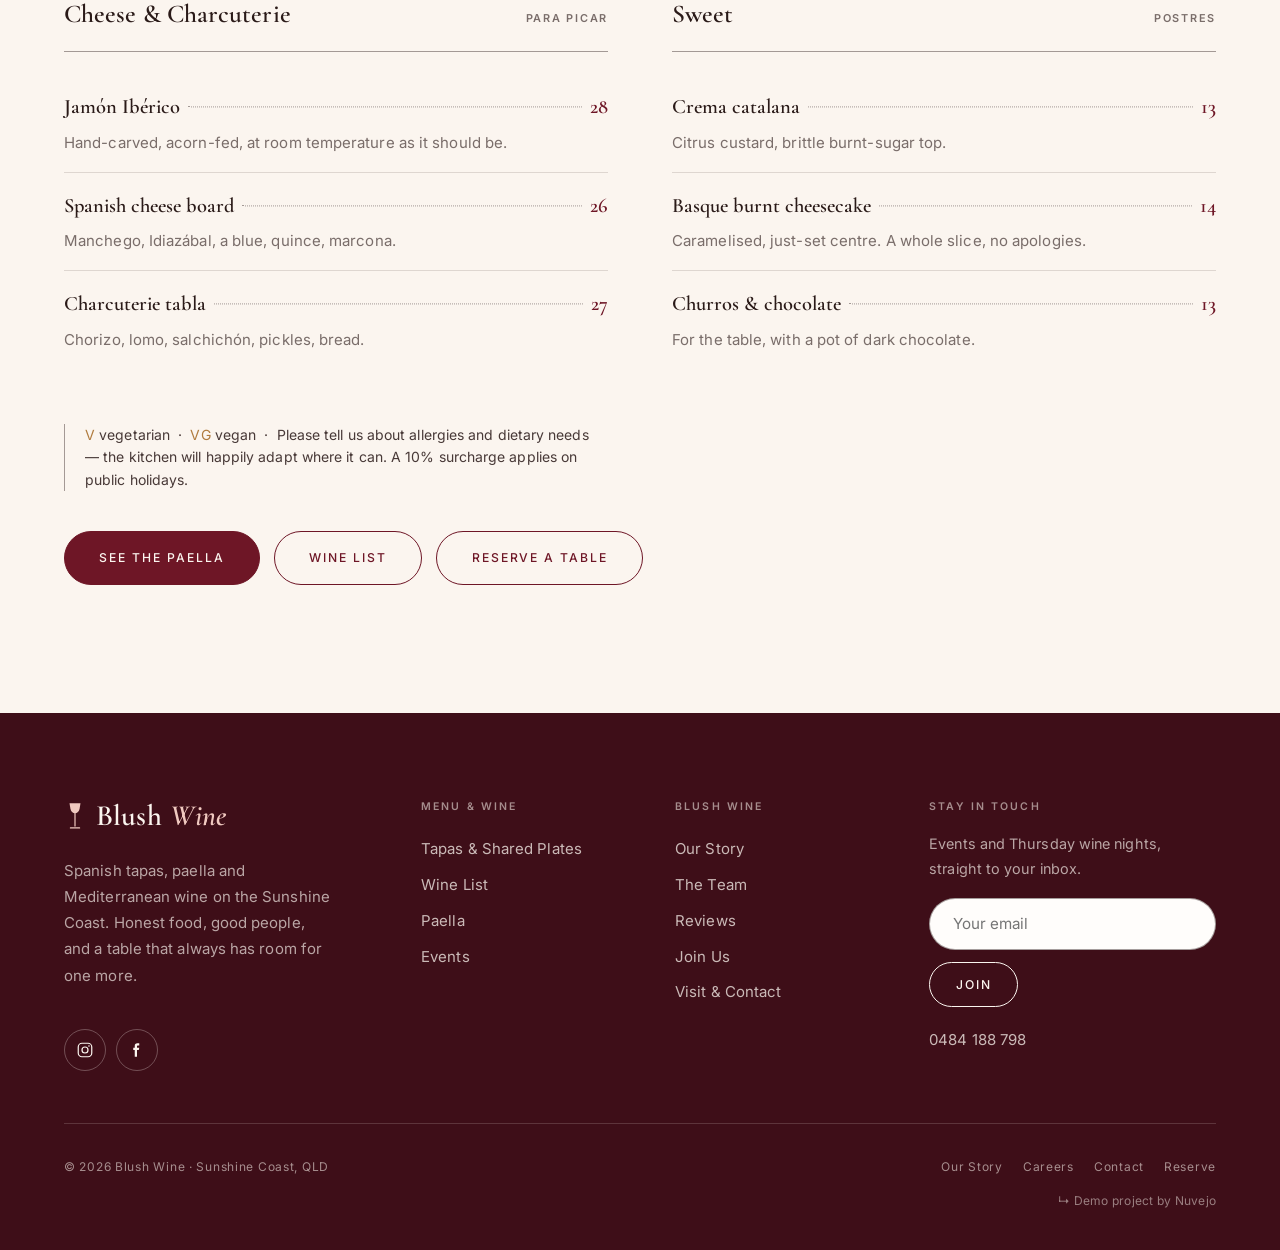
<file: menu.html>
<!DOCTYPE html>
<html lang="en-AU">
<head>
<meta charset="utf-8">
<meta name="viewport" content="width=device-width, initial-scale=1">

<title>Menu | Blush Wine — Spanish Tapas &amp; Shared Plates, Sunshine Coast</title>
<meta name="description" content="The Blush Wine menu — Spanish tapas and shared plates from the sea, the land and the garden. Pan con tomate, gambas al ajillo, croquetas, jamón and more.">
<link rel="canonical" href="https://www.blushwine.com.au/menu.html">
<meta name="robots" content="index, follow">
<meta name="theme-color" content="#FBF5EF">

<link rel="icon" href="data:image/svg+xml,%3Csvg xmlns='http://www.w3.org/2000/svg' viewBox='0 0 32 32'%3E%3Crect width='32' height='32' fill='%236E1626'/%3E%3Ctext x='16' y='22' font-family='Georgia,serif' font-size='18' font-style='italic' fill='%23FBF5EF' text-anchor='middle'%3EB%3C/text%3E%3C/svg%3E">
<link rel="preconnect" href="https://fonts.googleapis.com">
<link rel="preconnect" href="https://fonts.gstatic.com" crossorigin>
<link rel="stylesheet" href="https://fonts.googleapis.com/css2?family=Cormorant+Garamond:ital,wght@0,400;0,500;0,600;1,500;1,600&family=Inter:wght@300;400;500&display=swap">
<link rel="stylesheet" href="css/style.css?v=2">
</head>
<body>

<a class="skip-link" href="#main">Skip to content</a>

<header class="header" data-header>
  <div class="header__inner">
    <a class="brand" href="index.html" aria-label="Blush Wine — home"><svg class="brand__glass" viewBox="0 0 24 32" fill="none" aria-hidden="true"><path d="M6 2h12l-1 6c-.6 3-2.6 5-5 5s-4.4-2-5-5L6 2z" fill="currentColor"/><path d="M12 13v14M7 29h10" stroke="currentColor" stroke-width="1.3" stroke-linecap="round"/></svg><span class="brand__word">Blush <em>Wine</em></span></a>
    <nav class="nav" aria-label="Primary">
      <a class="nav__link" href="story.html">Our Story</a>
      <a class="nav__link" href="menu.html" aria-current="page">Menu</a>
      <a class="nav__link" href="wines.html">Wines</a>
      <a class="nav__link" href="paella.html">Paella</a>
      <a class="nav__link" href="events.html">Events</a>
      <a class="nav__link" href="contact.html">Visit</a>
      <a class="btn btn--solid btn--sm nav__cta" href="book.html">Reserve</a>
    </nav>
    <button class="burger" type="button" data-burger aria-expanded="false" aria-controls="drawer" aria-label="Open menu"><span></span><span></span><span></span></button>
  </div>
</header>

<div class="drawer" id="drawer" data-drawer aria-hidden="true">
  <nav class="drawer__nav" aria-label="Mobile navigation">
    <a class="drawer__link" href="index.html">Home</a>
    <a class="drawer__link" href="story.html">Our Story</a>
    <a class="drawer__link" href="menu.html" aria-current="page">Menu</a>
    <a class="drawer__link" href="wines.html">Wines</a>
    <a class="drawer__link" href="paella.html">Paella</a>
    <a class="drawer__link" href="events.html">Events</a>
    <a class="drawer__link" href="team.html">Team</a>
    <a class="drawer__link" href="reviews.html">Reviews</a>
    <a class="drawer__link" href="contact.html">Visit &amp; Contact</a>
    <a class="drawer__link" href="book.html">Reserve a table</a>
  </nav>
  <div class="drawer__foot"><a class="btn btn--solid" href="book.html">Reserve a table</a><p class="drawer__meta">0484 188 798 · Sunshine Coast, QLD</p></div>
</div>

<main id="main">
  <section class="page-head">
    <div class="wrap wrap--mid">
      <span class="eyebrow" data-reveal>The Menu</span>
      <h1 class="h-page" data-reveal data-reveal-delay="80">Tapas &amp; shared plates.</h1>
      <p class="lead" data-reveal data-reveal-delay="140">Order a few, order a lot — it all lands in the middle of the table. Three or four plates a person is about right, then a paella if you’re settling in. The kitchen changes things with the seasons, so this is a taste of a typical week.</p>
    </div>
  </section>

  <section class="section" style="padding-top:0">
    <div class="wrap">
      <div class="menu-cols">

        <div data-reveal>
          <div class="menu-group__head">To Begin <span class="menu-group__note">Pinchos</span></div>
          <div class="dish"><div class="dish__top"><span class="dish__name">Pan con tomate</span><span class="dish__dots"></span><span class="dish__price">12</span></div><p class="dish__desc">Grilled sourdough, hand-rubbed tomato, Arbequina olive oil, sea salt.</p></div>
          <div class="dish"><div class="dish__top"><span class="dish__name">Marinated olives &amp; almonds</span><span class="dish__dots"></span><span class="dish__price">11</span></div><p class="dish__desc">Gordal olives, orange zest, rosemary, Marcona almonds.</p></div>
          <div class="dish"><div class="dish__top"><span class="dish__name">Pan-fried Padrón peppers</span><span class="dish__dots"></span><span class="dish__price">13</span></div><p class="dish__desc">Blistered in olive oil, flaked salt. One in ten bites back.</p></div>
          <div class="dish"><div class="dish__top"><span class="dish__name">Boquerones on toast</span><span class="dish__dots"></span><span class="dish__price">15</span></div><p class="dish__desc">White anchovies, garlic, parsley, a squeeze of lemon.</p></div>
        </div>

        <div data-reveal data-reveal-delay="80">
          <div class="menu-group__head">From the Sea <span class="menu-group__note">Del mar</span></div>
          <div class="dish"><div class="dish__top"><span class="dish__name">Gambas al ajillo</span><span class="dish__dots"></span><span class="dish__price">24</span></div><p class="dish__desc">Sizzling garlic prawns, guindilla chilli, a lot of bread for the oil.</p></div>
          <div class="dish"><div class="dish__top"><span class="dish__name">Grilled calamari</span><span class="dish__dots"></span><span class="dish__price">22</span></div><p class="dish__desc">Charred over coals, salsa verde, lemon.</p></div>
          <div class="dish"><div class="dish__top"><span class="dish__name">Chargrilled octopus</span><span class="dish__dots"></span><span class="dish__price">27</span></div><p class="dish__desc">Pulpo a la gallega — smoked paprika, potato, olive oil.</p></div>
          <div class="dish"><div class="dish__top"><span class="dish__name">Clams in sherry</span><span class="dish__dots"></span><span class="dish__price">25</span></div><p class="dish__desc">Manzanilla, garlic, parsley, chilli.</p></div>
        </div>

        <div data-reveal>
          <div class="menu-group__head">From the Land <span class="menu-group__note">De la tierra</span></div>
          <div class="dish"><div class="dish__top"><span class="dish__name">Croquetas de jamón</span><span class="dish__dots"></span><span class="dish__price">16</span></div><p class="dish__desc">Slow-cooked jamón béchamel, fried golden. Four to a plate.</p></div>
          <div class="dish"><div class="dish__top"><span class="dish__name">Chorizo al vino</span><span class="dish__dots"></span><span class="dish__price">18</span></div><p class="dish__desc">House chorizo braised in red wine, honey, bay.</p></div>
          <div class="dish"><div class="dish__top"><span class="dish__name">Albóndigas</span><span class="dish__dots"></span><span class="dish__price">19</span></div><p class="dish__desc">Pork &amp; beef meatballs, rich tomato-almond sofrito.</p></div>
          <div class="dish"><div class="dish__top"><span class="dish__name">Lamb pincho moruno</span><span class="dish__dots"></span><span class="dish__price">21</span></div><p class="dish__desc">Cumin- and paprika-marinated skewers, mojo verde.</p></div>
        </div>

        <div data-reveal data-reveal-delay="80">
          <div class="menu-group__head">From the Garden <span class="menu-group__note">De la huerta</span></div>
          <div class="dish"><div class="dish__top"><span class="dish__name">Patatas bravas <span class="tag-v">V</span></span><span class="dish__dots"></span><span class="dish__price">14</span></div><p class="dish__desc">Crisp potatoes, smoky brava sauce, garlic aioli.</p></div>
          <div class="dish"><div class="dish__top"><span class="dish__name">Escalivada <span class="tag-v">VG</span></span><span class="dish__dots"></span><span class="dish__price">16</span></div><p class="dish__desc">Smoked capsicum, eggplant &amp; onion, olive oil, toast.</p></div>
          <div class="dish"><div class="dish__top"><span class="dish__name">Grilled asparagus <span class="tag-v">VG</span></span><span class="dish__dots"></span><span class="dish__price">17</span></div><p class="dish__desc">Romesco, toasted hazelnut, sherry vinegar.</p></div>
          <div class="dish"><div class="dish__top"><span class="dish__name">Tortilla española <span class="tag-v">V</span></span><span class="dish__dots"></span><span class="dish__price">15</span></div><p class="dish__desc">The classic potato &amp; onion omelette, soft in the middle.</p></div>
        </div>

        <div data-reveal>
          <div class="menu-group__head">Cheese &amp; Charcuterie <span class="menu-group__note">Para picar</span></div>
          <div class="dish"><div class="dish__top"><span class="dish__name">Jamón Ibérico</span><span class="dish__dots"></span><span class="dish__price">28</span></div><p class="dish__desc">Hand-carved, acorn-fed, at room temperature as it should be.</p></div>
          <div class="dish"><div class="dish__top"><span class="dish__name">Spanish cheese board</span><span class="dish__dots"></span><span class="dish__price">26</span></div><p class="dish__desc">Manchego, Idiazábal, a blue, quince, marcona.</p></div>
          <div class="dish"><div class="dish__top"><span class="dish__name">Charcuterie tabla</span><span class="dish__dots"></span><span class="dish__price">27</span></div><p class="dish__desc">Chorizo, lomo, salchichón, pickles, bread.</p></div>
        </div>

        <div data-reveal data-reveal-delay="80">
          <div class="menu-group__head">Sweet <span class="menu-group__note">Postres</span></div>
          <div class="dish"><div class="dish__top"><span class="dish__name">Crema catalana</span><span class="dish__dots"></span><span class="dish__price">13</span></div><p class="dish__desc">Citrus custard, brittle burnt-sugar top.</p></div>
          <div class="dish"><div class="dish__top"><span class="dish__name">Basque burnt cheesecake</span><span class="dish__dots"></span><span class="dish__price">14</span></div><p class="dish__desc">Caramelised, just-set centre. A whole slice, no apologies.</p></div>
          <div class="dish"><div class="dish__top"><span class="dish__name">Churros &amp; chocolate</span><span class="dish__dots"></span><span class="dish__price">13</span></div><p class="dish__desc">For the table, with a pot of dark chocolate.</p></div>
        </div>

      </div>

      <p class="form__note" style="margin-top:clamp(2.5rem,5vw,3.5rem);max-width:60ch" data-reveal><span class="tag-v" style="color:var(--gold);border-color:var(--gold)">V</span> vegetarian &nbsp;·&nbsp; <span class="tag-v" style="color:var(--gold);border-color:var(--gold)">VG</span> vegan &nbsp;·&nbsp; Please tell us about allergies and dietary needs — the kitchen will happily adapt where it can. A 10% surcharge applies on public holidays.</p>

      <div class="btn-row" style="margin-top:2.5rem" data-reveal><a class="btn btn--solid" href="paella.html">See the paella</a><a class="btn" href="wines.html">Wine list</a><a class="btn" href="book.html">Reserve a table</a></div>
    </div>
  </section>
</main>

<footer class="footer">
  <div class="wrap">
    <div class="footer__top">
      <div class="footer__brand">
        <a class="brand" href="index.html" aria-label="Blush Wine — home"><svg class="brand__glass" viewBox="0 0 24 32" fill="none" aria-hidden="true"><path d="M6 2h12l-1 6c-.6 3-2.6 5-5 5s-4.4-2-5-5L6 2z" fill="currentColor"/><path d="M12 13v14M7 29h10" stroke="currentColor" stroke-width="1.3" stroke-linecap="round"/></svg><span class="brand__word">Blush <em>Wine</em></span></a>
        <p>Spanish tapas, paella and Mediterranean wine on the Sunshine Coast. Honest food, good people, and a table that always has room for one more.</p>
        <div class="socials" style="margin-top:1.35rem">
          <a href="https://instagram.com/blushwine" target="_blank" rel="noopener" aria-label="Blush Wine on Instagram"><svg viewBox="0 0 24 24" fill="none" stroke="currentColor" stroke-width="1.6"><rect x="3" y="3" width="18" height="18" rx="5"/><circle cx="12" cy="12" r="4"/><circle cx="17.3" cy="6.7" r="1.1" fill="currentColor" stroke="none"/></svg></a>
          <a href="https://facebook.com/blushwine" target="_blank" rel="noopener" aria-label="Blush Wine on Facebook"><svg viewBox="0 0 24 24" fill="currentColor"><path d="M15 3h-2.5C10 3 9 4.6 9 6.5V9H7v3h2v9h3v-9h2.4l.6-3H12V6.8c0-.6.3-.8.9-.8H15V3z"/></svg></a>
        </div>
      </div>
      <div class="footer__col"><h2>Menu &amp; Wine</h2><ul><li><a href="menu.html">Tapas &amp; Shared Plates</a></li><li><a href="wines.html">Wine List</a></li><li><a href="paella.html">Paella</a></li><li><a href="events.html">Events</a></li></ul></div>
      <div class="footer__col"><h2>Blush Wine</h2><ul><li><a href="story.html">Our Story</a></li><li><a href="team.html">The Team</a></li><li><a href="reviews.html">Reviews</a></li><li><a href="careers.html">Join Us</a></li><li><a href="contact.html">Visit &amp; Contact</a></li></ul></div>
      <div class="footer__col"><h2>Stay in touch</h2><p style="color:rgba(251,245,239,0.66);font-size:0.9rem;margin-bottom:1rem">Events and Thursday wine nights, straight to your inbox.</p><form class="newsletter__form" data-newsletter novalidate style="margin:0;max-width:none;justify-content:flex-start"><input type="email" required placeholder="Your email" aria-label="Email address"><button class="btn btn--light btn--sm" type="submit">Join</button><p class="newsletter__msg" data-newsletter-msg role="status"></p></form><p style="margin-top:1.25rem"><a href="tel:0484188798">0484 188 798</a></p></div>
    </div>
    <div class="footer__bottom"><span>© 2026 Blush Wine · Sunshine Coast, QLD</span><ul><li><a href="story.html">Our Story</a></li><li><a href="careers.html">Careers</a></li><li><a href="contact.html">Contact</a></li><li><a href="book.html">Reserve</a></li></ul></div>
    <div class="demo-badge-row"><a class="demo-badge" href="https://nuvejo.com.au" target="_blank" rel="noopener">↳ Demo project by Nuvejo</a></div>
  </div>
</footer>

<script src="js/main.js"></script>
</body>
</html>
</file>
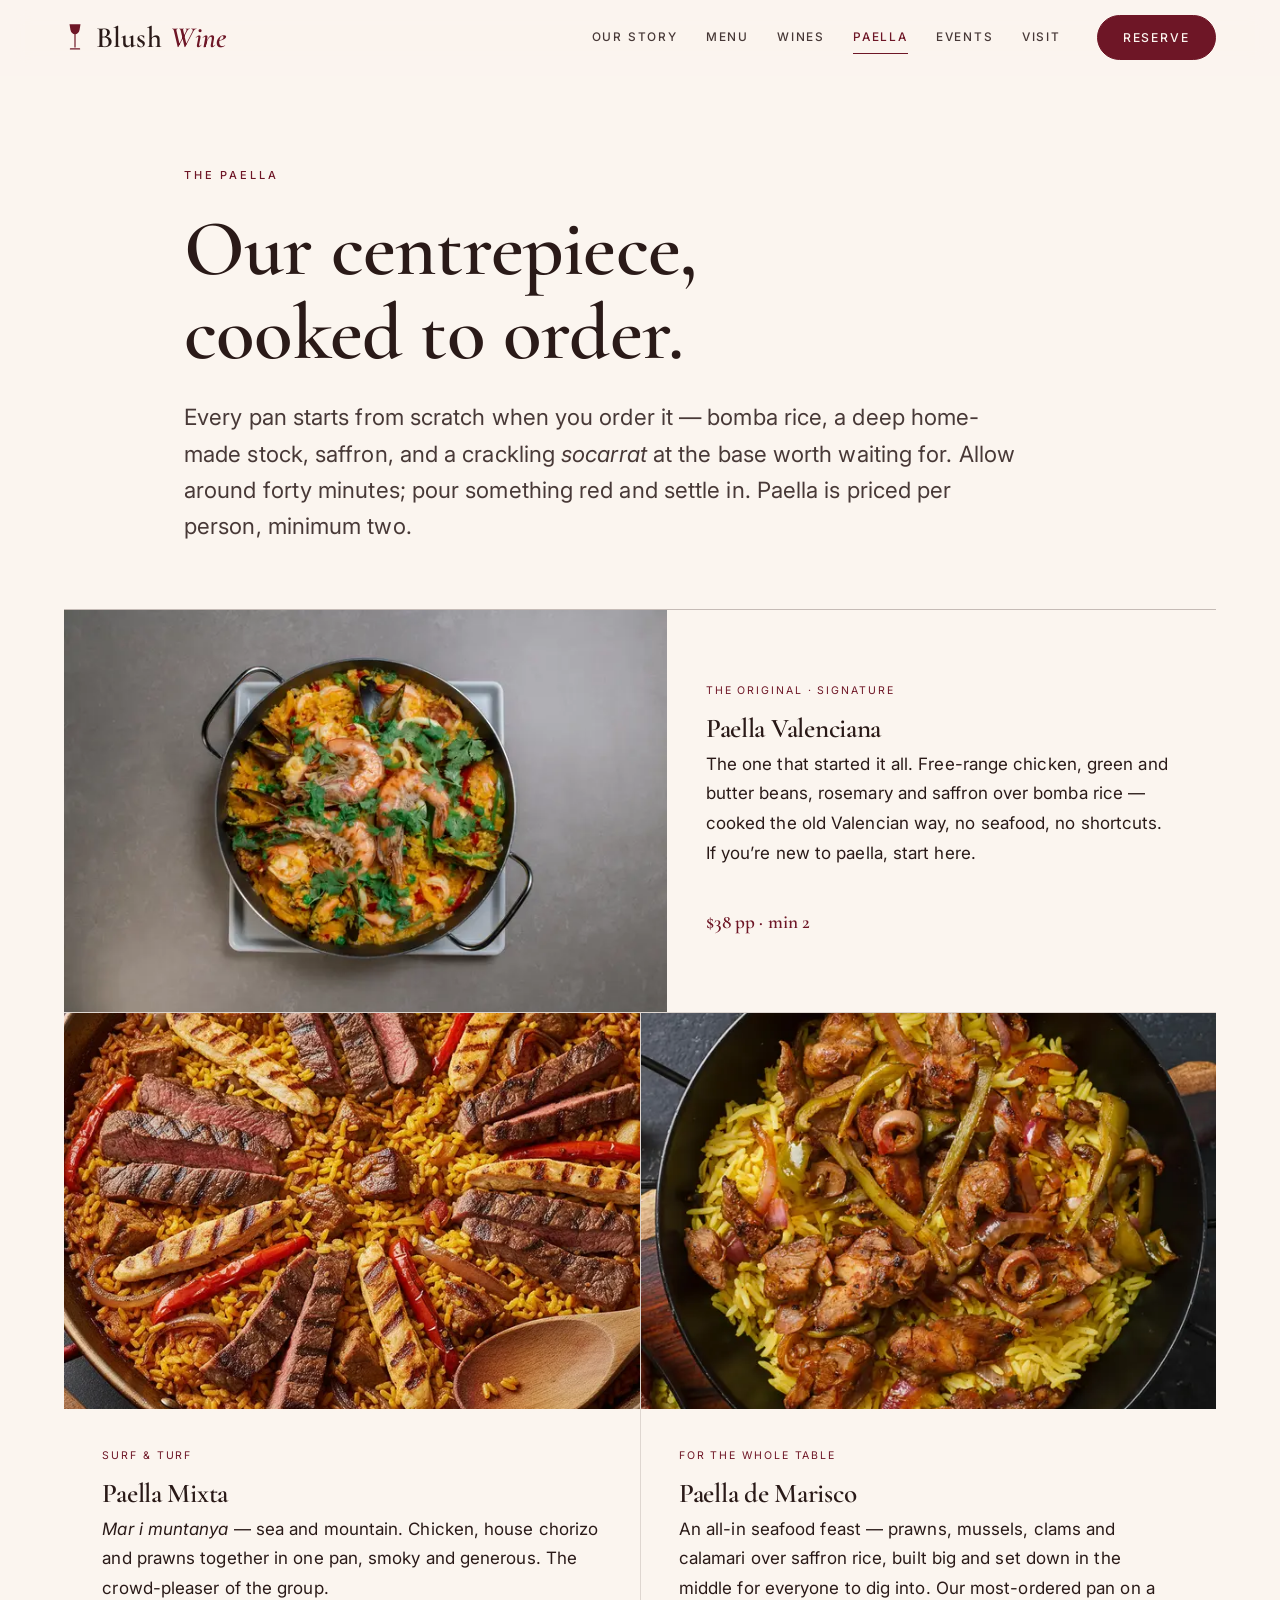
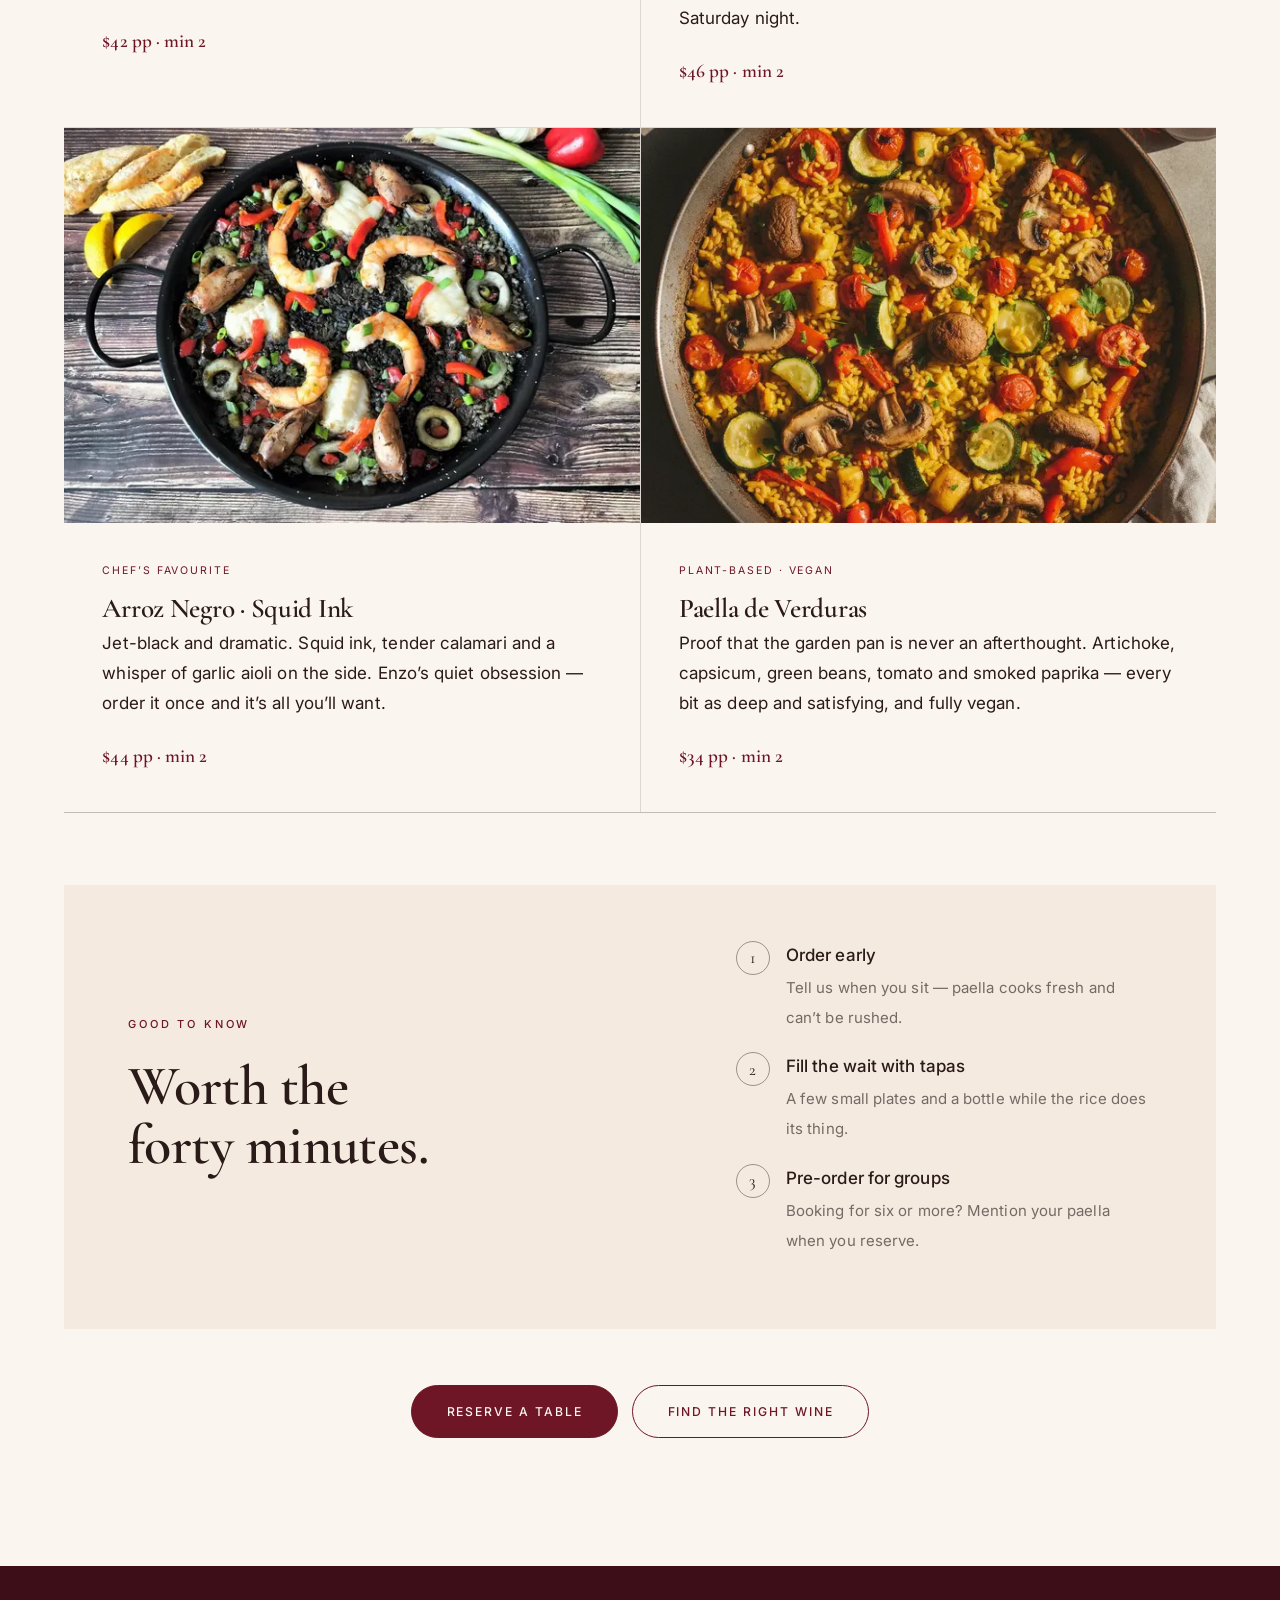
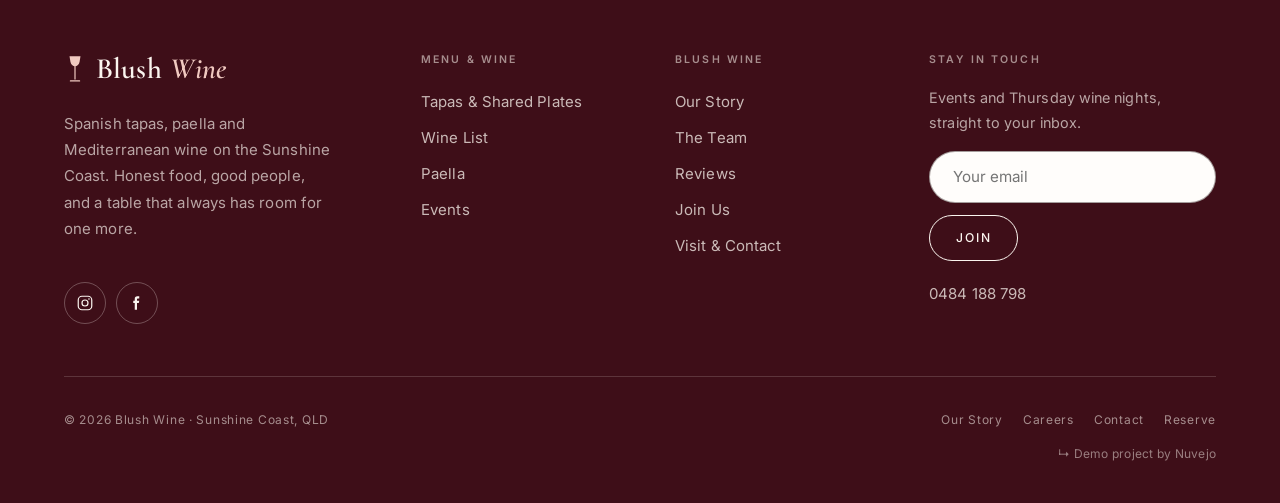
<file: paella.html>
<!DOCTYPE html>
<html lang="en-AU">
<head>
<meta charset="utf-8">
<meta name="viewport" content="width=device-width, initial-scale=1">

<title>Paella | Blush Wine — Cooked to Order, Made for Sharing</title>
<meta name="description" content="The paella of Blush Wine — Valenciana, mixed mar i muntanya, seafood, squid ink negra and a garden vegetable pan. Bomba rice, a proper socarrat, cooked to order for the table. Sunshine Coast.">
<link rel="canonical" href="https://www.blushwine.com.au/paella.html">
<meta name="robots" content="index, follow, max-image-preview:large">
<meta name="theme-color" content="#FBF5EF">

<link rel="icon" href="data:image/svg+xml,%3Csvg xmlns='http://www.w3.org/2000/svg' viewBox='0 0 32 32'%3E%3Crect width='32' height='32' fill='%236E1626'/%3E%3Ctext x='16' y='22' font-family='Georgia,serif' font-size='18' font-style='italic' fill='%23FBF5EF' text-anchor='middle'%3EB%3C/text%3E%3C/svg%3E">
<link rel="preconnect" href="https://fonts.googleapis.com">
<link rel="preconnect" href="https://fonts.gstatic.com" crossorigin>
<link rel="stylesheet" href="https://fonts.googleapis.com/css2?family=Cormorant+Garamond:ital,wght@0,400;0,500;0,600;1,500;1,600&family=Inter:wght@300;400;500&display=swap">
<link rel="stylesheet" href="css/style.css?v=2">
</head>
<body>

<a class="skip-link" href="#main">Skip to content</a>

<header class="header" data-header>
  <div class="header__inner">
    <a class="brand" href="index.html" aria-label="Blush Wine — home"><svg class="brand__glass" viewBox="0 0 24 32" fill="none" aria-hidden="true"><path d="M6 2h12l-1 6c-.6 3-2.6 5-5 5s-4.4-2-5-5L6 2z" fill="currentColor"/><path d="M12 13v14M7 29h10" stroke="currentColor" stroke-width="1.3" stroke-linecap="round"/></svg><span class="brand__word">Blush <em>Wine</em></span></a>
    <nav class="nav" aria-label="Primary">
      <a class="nav__link" href="story.html">Our Story</a>
      <a class="nav__link" href="menu.html">Menu</a>
      <a class="nav__link" href="wines.html">Wines</a>
      <a class="nav__link" href="paella.html" aria-current="page">Paella</a>
      <a class="nav__link" href="events.html">Events</a>
      <a class="nav__link" href="contact.html">Visit</a>
      <a class="btn btn--solid btn--sm nav__cta" href="book.html">Reserve</a>
    </nav>
    <button class="burger" type="button" data-burger aria-expanded="false" aria-controls="drawer" aria-label="Open menu"><span></span><span></span><span></span></button>
  </div>
</header>

<div class="drawer" id="drawer" data-drawer aria-hidden="true">
  <nav class="drawer__nav" aria-label="Mobile navigation">
    <a class="drawer__link" href="index.html">Home</a>
    <a class="drawer__link" href="story.html">Our Story</a>
    <a class="drawer__link" href="menu.html">Menu</a>
    <a class="drawer__link" href="wines.html">Wines</a>
    <a class="drawer__link" href="paella.html" aria-current="page">Paella</a>
    <a class="drawer__link" href="events.html">Events</a>
    <a class="drawer__link" href="team.html">Team</a>
    <a class="drawer__link" href="reviews.html">Reviews</a>
    <a class="drawer__link" href="contact.html">Visit &amp; Contact</a>
    <a class="drawer__link" href="book.html">Reserve a table</a>
  </nav>
  <div class="drawer__foot"><a class="btn btn--solid" href="book.html">Reserve a table</a><p class="drawer__meta">0484 188 798 · Sunshine Coast, QLD</p></div>
</div>

<main id="main">
  <section class="page-head">
    <div class="wrap wrap--mid">
      <span class="eyebrow" data-reveal>The Paella</span>
      <h1 class="h-page" data-reveal data-reveal-delay="80">Our centrepiece, cooked to order.</h1>
      <p class="lead" data-reveal data-reveal-delay="140">Every pan starts from scratch when you order it — bomba rice, a deep home-made stock, saffron, and a crackling <em style="font-style:italic">socarrat</em> at the base worth waiting for. Allow around forty minutes; pour something red and settle in. Paella is priced per person, minimum two.</p>
    </div>
  </section>

  <section class="section" style="padding-top:0">
    <div class="wrap">
      <div class="paella-grid">

        <article class="paella paella--wide" data-reveal>
          <div class="paella__media"><img src="images/spanishpaella.webp" alt="Golden Valenciana paella with chicken and beans, fresh from the fire"></div>
          <div class="paella__body">
            <span class="paella__tag">The original · Signature</span>
            <h3>Paella Valenciana</h3>
            <p>The one that started it all. Free-range chicken, green and butter beans, rosemary and saffron over bomba rice — cooked the old Valencian way, no seafood, no shortcuts. If you’re new to paella, start here.</p>
            <p class="paella__price">$38 pp · min 2</p>
          </div>
        </article>

        <article class="paella" data-reveal>
          <div class="paella__media"><img src="images/mixed%20paella.webp" alt="Mixed mar i muntanya paella with chicken, chorizo and prawns"></div>
          <div class="paella__body">
            <span class="paella__tag">Surf &amp; turf</span>
            <h3>Paella Mixta</h3>
            <p><em style="font-style:italic">Mar i muntanya</em> — sea and mountain. Chicken, house chorizo and prawns together in one pan, smoky and generous. The crowd-pleaser of the group.</p>
            <p class="paella__price">$42 pp · min 2</p>
          </div>
        </article>

        <article class="paella" data-reveal data-reveal-delay="100">
          <div class="paella__media"><img src="images/sharedpaella.webp" alt="A large seafood paella being shared at the table"></div>
          <div class="paella__body">
            <span class="paella__tag">For the whole table</span>
            <h3>Paella de Marisco</h3>
            <p>An all-in seafood feast — prawns, mussels, clams and calamari over saffron rice, built big and set down in the middle for everyone to dig into. Our most-ordered pan on a Saturday night.</p>
            <p class="paella__price">$46 pp · min 2</p>
          </div>
        </article>

        <article class="paella" data-reveal>
          <div class="paella__media"><img src="images/squidinkpaella.webp" alt="Dramatic jet-black squid ink paella"></div>
          <div class="paella__body">
            <span class="paella__tag">Chef’s favourite</span>
            <h3>Arroz Negro · Squid Ink</h3>
            <p>Jet-black and dramatic. Squid ink, tender calamari and a whisper of garlic aioli on the side. Enzo’s quiet obsession — order it once and it’s all you’ll want.</p>
            <p class="paella__price">$44 pp · min 2</p>
          </div>
        </article>

        <article class="paella" data-reveal data-reveal-delay="100">
          <div class="paella__media"><img src="images/veggipaella.webp" alt="Colourful garden vegetable paella"></div>
          <div class="paella__body">
            <span class="paella__tag">Plant-based · Vegan</span>
            <h3>Paella de Verduras</h3>
            <p>Proof that the garden pan is never an afterthought. Artichoke, capsicum, green beans, tomato and smoked paprika — every bit as deep and satisfying, and fully vegan.</p>
            <p class="paella__price">$34 pp · min 2</p>
          </div>
        </article>

      </div>

      <div class="band band--light" style="background:var(--bg-sink);color:var(--ink);margin-top:clamp(3rem,6vw,4.5rem)" data-reveal>
        <div class="wrap band__inner" style="padding-block:clamp(2.5rem,5vw,3.5rem)">
          <div class="feature-split">
            <div class="feature-split__body" style="max-width:none">
              <span class="eyebrow" style="color:var(--wine)">Good to know</span>
              <h2 class="h-section" style="color:var(--ink)">Worth the forty minutes.</h2>
            </div>
            <ol class="how" style="margin-top:0">
              <li><span class="how__n">1</span><span class="how__t"><strong>Order early</strong><span>Tell us when you sit — paella cooks fresh and can’t be rushed.</span></span></li>
              <li><span class="how__n">2</span><span class="how__t"><strong>Fill the wait with tapas</strong><span>A few small plates and a bottle while the rice does its thing.</span></span></li>
              <li><span class="how__n">3</span><span class="how__t"><strong>Pre-order for groups</strong><span>Booking for six or more? Mention your paella when you reserve.</span></span></li>
            </ol>
          </div>
        </div>
      </div>

      <div class="btn-row" style="margin-top:clamp(2.5rem,5vw,3.5rem);justify-content:center" data-reveal><a class="btn btn--solid" href="book.html">Reserve a table</a><a class="btn" href="wines.html">Find the right wine</a></div>
    </div>
  </section>
</main>

<footer class="footer">
  <div class="wrap">
    <div class="footer__top">
      <div class="footer__brand">
        <a class="brand" href="index.html" aria-label="Blush Wine — home"><svg class="brand__glass" viewBox="0 0 24 32" fill="none" aria-hidden="true"><path d="M6 2h12l-1 6c-.6 3-2.6 5-5 5s-4.4-2-5-5L6 2z" fill="currentColor"/><path d="M12 13v14M7 29h10" stroke="currentColor" stroke-width="1.3" stroke-linecap="round"/></svg><span class="brand__word">Blush <em>Wine</em></span></a>
        <p>Spanish tapas, paella and Mediterranean wine on the Sunshine Coast. Honest food, good people, and a table that always has room for one more.</p>
        <div class="socials" style="margin-top:1.35rem">
          <a href="https://instagram.com/blushwine" target="_blank" rel="noopener" aria-label="Blush Wine on Instagram"><svg viewBox="0 0 24 24" fill="none" stroke="currentColor" stroke-width="1.6"><rect x="3" y="3" width="18" height="18" rx="5"/><circle cx="12" cy="12" r="4"/><circle cx="17.3" cy="6.7" r="1.1" fill="currentColor" stroke="none"/></svg></a>
          <a href="https://facebook.com/blushwine" target="_blank" rel="noopener" aria-label="Blush Wine on Facebook"><svg viewBox="0 0 24 24" fill="currentColor"><path d="M15 3h-2.5C10 3 9 4.6 9 6.5V9H7v3h2v9h3v-9h2.4l.6-3H12V6.8c0-.6.3-.8.9-.8H15V3z"/></svg></a>
        </div>
      </div>
      <div class="footer__col"><h2>Menu &amp; Wine</h2><ul><li><a href="menu.html">Tapas &amp; Shared Plates</a></li><li><a href="wines.html">Wine List</a></li><li><a href="paella.html">Paella</a></li><li><a href="events.html">Events</a></li></ul></div>
      <div class="footer__col"><h2>Blush Wine</h2><ul><li><a href="story.html">Our Story</a></li><li><a href="team.html">The Team</a></li><li><a href="reviews.html">Reviews</a></li><li><a href="careers.html">Join Us</a></li><li><a href="contact.html">Visit &amp; Contact</a></li></ul></div>
      <div class="footer__col"><h2>Stay in touch</h2><p style="color:rgba(251,245,239,0.66);font-size:0.9rem;margin-bottom:1rem">Events and Thursday wine nights, straight to your inbox.</p><form class="newsletter__form" data-newsletter novalidate style="margin:0;max-width:none;justify-content:flex-start"><input type="email" required placeholder="Your email" aria-label="Email address"><button class="btn btn--light btn--sm" type="submit">Join</button><p class="newsletter__msg" data-newsletter-msg role="status"></p></form><p style="margin-top:1.25rem"><a href="tel:0484188798">0484 188 798</a></p></div>
    </div>
    <div class="footer__bottom"><span>© 2026 Blush Wine · Sunshine Coast, QLD</span><ul><li><a href="story.html">Our Story</a></li><li><a href="careers.html">Careers</a></li><li><a href="contact.html">Contact</a></li><li><a href="book.html">Reserve</a></li></ul></div>
    <div class="demo-badge-row"><a class="demo-badge" href="https://nuvejo.com.au" target="_blank" rel="noopener">↳ Demo project by Nuvejo</a></div>
  </div>
</footer>

<script src="js/main.js"></script>
</body>
</html>
</file>
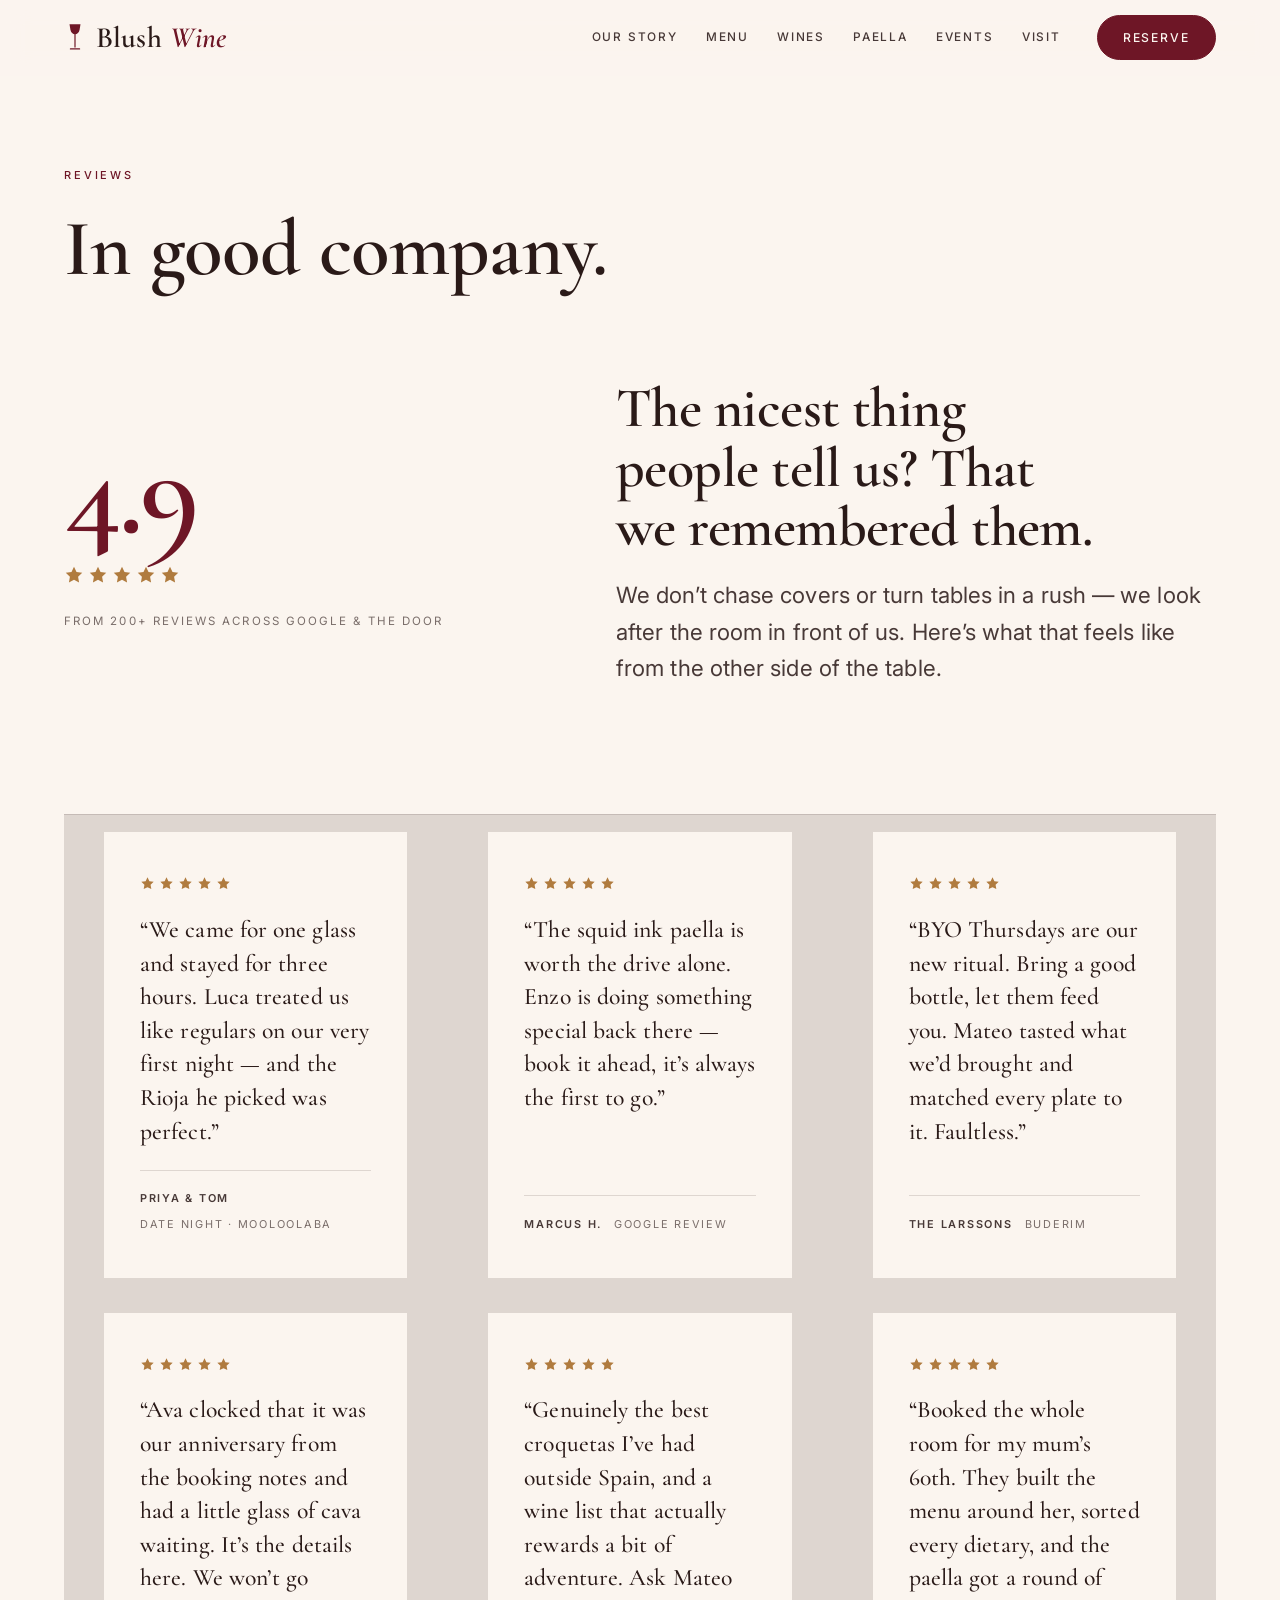
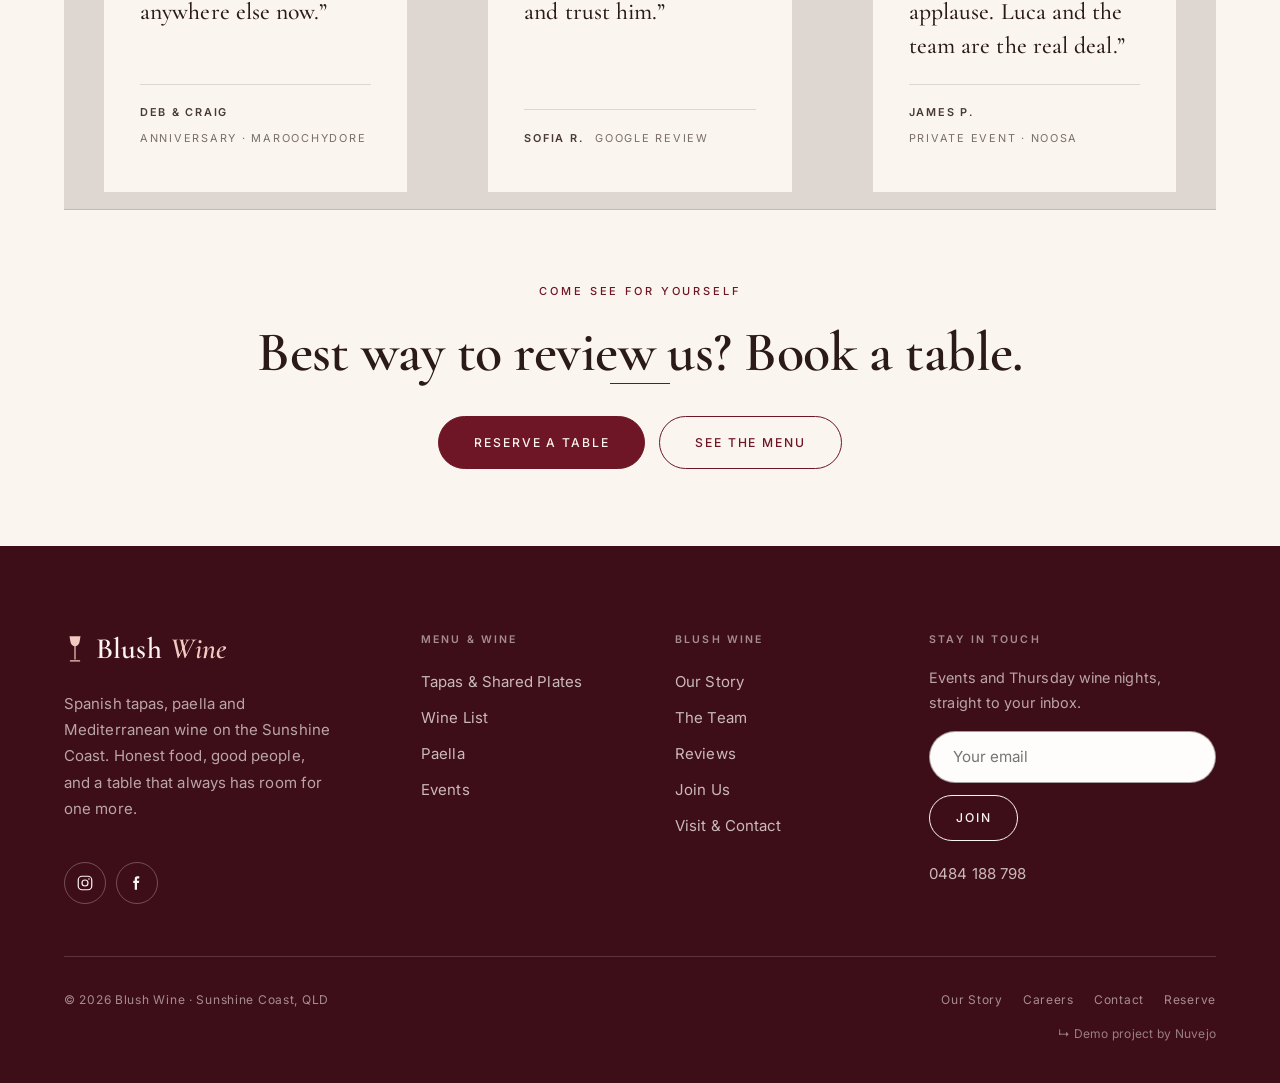
<file: reviews.html>
<!DOCTYPE html>
<html lang="en-AU">
<head>
<meta charset="utf-8">
<meta name="viewport" content="width=device-width, initial-scale=1">

<title>Reviews | Blush Wine — What Guests Say, Sunshine Coast</title>
<meta name="description" content="Reviews from Blush Wine guests on the Sunshine Coast — Spanish tapas, paella and Mediterranean wine, and the warm, know-your-name hospitality that keeps regulars coming back.">
<link rel="canonical" href="https://www.blushwine.com.au/reviews.html">
<meta name="robots" content="index, follow">
<meta name="theme-color" content="#FBF5EF">

<link rel="icon" href="data:image/svg+xml,%3Csvg xmlns='http://www.w3.org/2000/svg' viewBox='0 0 32 32'%3E%3Crect width='32' height='32' fill='%236E1626'/%3E%3Ctext x='16' y='22' font-family='Georgia,serif' font-size='18' font-style='italic' fill='%23FBF5EF' text-anchor='middle'%3EB%3C/text%3E%3C/svg%3E">
<link rel="preconnect" href="https://fonts.googleapis.com">
<link rel="preconnect" href="https://fonts.gstatic.com" crossorigin>
<link rel="stylesheet" href="https://fonts.googleapis.com/css2?family=Cormorant+Garamond:ital,wght@0,400;0,500;0,600;1,500;1,600&family=Inter:wght@300;400;500&display=swap">
<link rel="stylesheet" href="css/style.css?v=2">
</head>
<body>

<a class="skip-link" href="#main">Skip to content</a>

<header class="header" data-header>
  <div class="header__inner">
    <a class="brand" href="index.html" aria-label="Blush Wine — home"><svg class="brand__glass" viewBox="0 0 24 32" fill="none" aria-hidden="true"><path d="M6 2h12l-1 6c-.6 3-2.6 5-5 5s-4.4-2-5-5L6 2z" fill="currentColor"/><path d="M12 13v14M7 29h10" stroke="currentColor" stroke-width="1.3" stroke-linecap="round"/></svg><span class="brand__word">Blush <em>Wine</em></span></a>
    <nav class="nav" aria-label="Primary">
      <a class="nav__link" href="story.html">Our Story</a>
      <a class="nav__link" href="menu.html">Menu</a>
      <a class="nav__link" href="wines.html">Wines</a>
      <a class="nav__link" href="paella.html">Paella</a>
      <a class="nav__link" href="events.html">Events</a>
      <a class="nav__link" href="contact.html">Visit</a>
      <a class="btn btn--solid btn--sm nav__cta" href="book.html">Reserve</a>
    </nav>
    <button class="burger" type="button" data-burger aria-expanded="false" aria-controls="drawer" aria-label="Open menu"><span></span><span></span><span></span></button>
  </div>
</header>

<div class="drawer" id="drawer" data-drawer aria-hidden="true">
  <nav class="drawer__nav" aria-label="Mobile navigation">
    <a class="drawer__link" href="index.html">Home</a>
    <a class="drawer__link" href="story.html">Our Story</a>
    <a class="drawer__link" href="menu.html">Menu</a>
    <a class="drawer__link" href="wines.html">Wines</a>
    <a class="drawer__link" href="paella.html">Paella</a>
    <a class="drawer__link" href="events.html">Events</a>
    <a class="drawer__link" href="team.html">Team</a>
    <a class="drawer__link" href="reviews.html" aria-current="page">Reviews</a>
    <a class="drawer__link" href="contact.html">Visit &amp; Contact</a>
    <a class="drawer__link" href="book.html">Reserve a table</a>
  </nav>
  <div class="drawer__foot"><a class="btn btn--solid" href="book.html">Reserve a table</a><p class="drawer__meta">0484 188 798 · Sunshine Coast, QLD</p></div>
</div>

<main id="main">
  <section class="page-head">
    <div class="wrap">
      <span class="eyebrow" data-reveal>Reviews</span>
      <h1 class="h-page" data-reveal data-reveal-delay="80">In good company.</h1>
    </div>
  </section>

  <section class="section" style="padding-top:0">
    <div class="wrap">
      <div class="rating-hero">
        <div data-reveal>
          <span class="rating-score">4.9</span>
          <div class="stars" aria-label="Average rating 4.9 out of 5">
            <svg viewBox="0 0 24 24" fill="currentColor"><path d="M12 2l3 6.3 6.9.9-5 4.8 1.2 6.9L12 17.8 5.9 20.9 7.1 14l-5-4.8 6.9-.9z"/></svg>
            <svg viewBox="0 0 24 24" fill="currentColor"><path d="M12 2l3 6.3 6.9.9-5 4.8 1.2 6.9L12 17.8 5.9 20.9 7.1 14l-5-4.8 6.9-.9z"/></svg>
            <svg viewBox="0 0 24 24" fill="currentColor"><path d="M12 2l3 6.3 6.9.9-5 4.8 1.2 6.9L12 17.8 5.9 20.9 7.1 14l-5-4.8 6.9-.9z"/></svg>
            <svg viewBox="0 0 24 24" fill="currentColor"><path d="M12 2l3 6.3 6.9.9-5 4.8 1.2 6.9L12 17.8 5.9 20.9 7.1 14l-5-4.8 6.9-.9z"/></svg>
            <svg viewBox="0 0 24 24" fill="currentColor"><path d="M12 2l3 6.3 6.9.9-5 4.8 1.2 6.9L12 17.8 5.9 20.9 7.1 14l-5-4.8 6.9-.9z"/></svg>
          </div>
          <p class="rating-meta">From 200+ reviews across Google &amp; the door</p>
        </div>
        <div data-reveal data-reveal-delay="120">
          <h2 class="h-section" style="margin-bottom:1.25rem">The nicest thing people tell us? That we remembered them.</h2>
          <p class="lead">We don’t chase covers or turn tables in a rush — we look after the room in front of us. Here’s what that feels like from the other side of the table.</p>
        </div>
      </div>
    </div>
  </section>

  <section class="section section--tight" style="padding-top:0">
    <div class="wrap">
      <div class="reviews">
        <blockquote class="review" data-reveal><div class="stars stars--sm" aria-label="5 stars"><svg viewBox="0 0 24 24" fill="currentColor"><path d="M12 2l3 6.3 6.9.9-5 4.8 1.2 6.9L12 17.8 5.9 20.9 7.1 14l-5-4.8 6.9-.9z"/></svg><svg viewBox="0 0 24 24" fill="currentColor"><path d="M12 2l3 6.3 6.9.9-5 4.8 1.2 6.9L12 17.8 5.9 20.9 7.1 14l-5-4.8 6.9-.9z"/></svg><svg viewBox="0 0 24 24" fill="currentColor"><path d="M12 2l3 6.3 6.9.9-5 4.8 1.2 6.9L12 17.8 5.9 20.9 7.1 14l-5-4.8 6.9-.9z"/></svg><svg viewBox="0 0 24 24" fill="currentColor"><path d="M12 2l3 6.3 6.9.9-5 4.8 1.2 6.9L12 17.8 5.9 20.9 7.1 14l-5-4.8 6.9-.9z"/></svg><svg viewBox="0 0 24 24" fill="currentColor"><path d="M12 2l3 6.3 6.9.9-5 4.8 1.2 6.9L12 17.8 5.9 20.9 7.1 14l-5-4.8 6.9-.9z"/></svg></div><p class="review__text">“We came for one glass and stayed for three hours. Luca treated us like regulars on our very first night — and the Rioja he picked was perfect.”</p><div class="review__meta"><strong>Priya &amp; Tom</strong><span>Date night · Mooloolaba</span></div></blockquote>

        <blockquote class="review" data-reveal data-reveal-delay="80"><div class="stars stars--sm" aria-label="5 stars"><svg viewBox="0 0 24 24" fill="currentColor"><path d="M12 2l3 6.3 6.9.9-5 4.8 1.2 6.9L12 17.8 5.9 20.9 7.1 14l-5-4.8 6.9-.9z"/></svg><svg viewBox="0 0 24 24" fill="currentColor"><path d="M12 2l3 6.3 6.9.9-5 4.8 1.2 6.9L12 17.8 5.9 20.9 7.1 14l-5-4.8 6.9-.9z"/></svg><svg viewBox="0 0 24 24" fill="currentColor"><path d="M12 2l3 6.3 6.9.9-5 4.8 1.2 6.9L12 17.8 5.9 20.9 7.1 14l-5-4.8 6.9-.9z"/></svg><svg viewBox="0 0 24 24" fill="currentColor"><path d="M12 2l3 6.3 6.9.9-5 4.8 1.2 6.9L12 17.8 5.9 20.9 7.1 14l-5-4.8 6.9-.9z"/></svg><svg viewBox="0 0 24 24" fill="currentColor"><path d="M12 2l3 6.3 6.9.9-5 4.8 1.2 6.9L12 17.8 5.9 20.9 7.1 14l-5-4.8 6.9-.9z"/></svg></div><p class="review__text">“The squid ink paella is worth the drive alone. Enzo is doing something special back there — book it ahead, it’s always the first to go.”</p><div class="review__meta"><strong>Marcus H.</strong><span>Google review</span></div></blockquote>

        <blockquote class="review" data-reveal data-reveal-delay="160"><div class="stars stars--sm" aria-label="5 stars"><svg viewBox="0 0 24 24" fill="currentColor"><path d="M12 2l3 6.3 6.9.9-5 4.8 1.2 6.9L12 17.8 5.9 20.9 7.1 14l-5-4.8 6.9-.9z"/></svg><svg viewBox="0 0 24 24" fill="currentColor"><path d="M12 2l3 6.3 6.9.9-5 4.8 1.2 6.9L12 17.8 5.9 20.9 7.1 14l-5-4.8 6.9-.9z"/></svg><svg viewBox="0 0 24 24" fill="currentColor"><path d="M12 2l3 6.3 6.9.9-5 4.8 1.2 6.9L12 17.8 5.9 20.9 7.1 14l-5-4.8 6.9-.9z"/></svg><svg viewBox="0 0 24 24" fill="currentColor"><path d="M12 2l3 6.3 6.9.9-5 4.8 1.2 6.9L12 17.8 5.9 20.9 7.1 14l-5-4.8 6.9-.9z"/></svg><svg viewBox="0 0 24 24" fill="currentColor"><path d="M12 2l3 6.3 6.9.9-5 4.8 1.2 6.9L12 17.8 5.9 20.9 7.1 14l-5-4.8 6.9-.9z"/></svg></div><p class="review__text">“BYO Thursdays are our new ritual. Bring a good bottle, let them feed you. Mateo tasted what we’d brought and matched every plate to it. Faultless.”</p><div class="review__meta"><strong>The Larssons</strong><span>Buderim</span></div></blockquote>

        <blockquote class="review" data-reveal><div class="stars stars--sm" aria-label="5 stars"><svg viewBox="0 0 24 24" fill="currentColor"><path d="M12 2l3 6.3 6.9.9-5 4.8 1.2 6.9L12 17.8 5.9 20.9 7.1 14l-5-4.8 6.9-.9z"/></svg><svg viewBox="0 0 24 24" fill="currentColor"><path d="M12 2l3 6.3 6.9.9-5 4.8 1.2 6.9L12 17.8 5.9 20.9 7.1 14l-5-4.8 6.9-.9z"/></svg><svg viewBox="0 0 24 24" fill="currentColor"><path d="M12 2l3 6.3 6.9.9-5 4.8 1.2 6.9L12 17.8 5.9 20.9 7.1 14l-5-4.8 6.9-.9z"/></svg><svg viewBox="0 0 24 24" fill="currentColor"><path d="M12 2l3 6.3 6.9.9-5 4.8 1.2 6.9L12 17.8 5.9 20.9 7.1 14l-5-4.8 6.9-.9z"/></svg><svg viewBox="0 0 24 24" fill="currentColor"><path d="M12 2l3 6.3 6.9.9-5 4.8 1.2 6.9L12 17.8 5.9 20.9 7.1 14l-5-4.8 6.9-.9z"/></svg></div><p class="review__text">“Ava clocked that it was our anniversary from the booking notes and had a little glass of cava waiting. It’s the details here. We won’t go anywhere else now.”</p><div class="review__meta"><strong>Deb &amp; Craig</strong><span>Anniversary · Maroochydore</span></div></blockquote>

        <blockquote class="review" data-reveal data-reveal-delay="80"><div class="stars stars--sm" aria-label="5 stars"><svg viewBox="0 0 24 24" fill="currentColor"><path d="M12 2l3 6.3 6.9.9-5 4.8 1.2 6.9L12 17.8 5.9 20.9 7.1 14l-5-4.8 6.9-.9z"/></svg><svg viewBox="0 0 24 24" fill="currentColor"><path d="M12 2l3 6.3 6.9.9-5 4.8 1.2 6.9L12 17.8 5.9 20.9 7.1 14l-5-4.8 6.9-.9z"/></svg><svg viewBox="0 0 24 24" fill="currentColor"><path d="M12 2l3 6.3 6.9.9-5 4.8 1.2 6.9L12 17.8 5.9 20.9 7.1 14l-5-4.8 6.9-.9z"/></svg><svg viewBox="0 0 24 24" fill="currentColor"><path d="M12 2l3 6.3 6.9.9-5 4.8 1.2 6.9L12 17.8 5.9 20.9 7.1 14l-5-4.8 6.9-.9z"/></svg><svg viewBox="0 0 24 24" fill="currentColor"><path d="M12 2l3 6.3 6.9.9-5 4.8 1.2 6.9L12 17.8 5.9 20.9 7.1 14l-5-4.8 6.9-.9z"/></svg></div><p class="review__text">“Genuinely the best croquetas I’ve had outside Spain, and a wine list that actually rewards a bit of adventure. Ask Mateo and trust him.”</p><div class="review__meta"><strong>Sofia R.</strong><span>Google review</span></div></blockquote>

        <blockquote class="review" data-reveal data-reveal-delay="160"><div class="stars stars--sm" aria-label="5 stars"><svg viewBox="0 0 24 24" fill="currentColor"><path d="M12 2l3 6.3 6.9.9-5 4.8 1.2 6.9L12 17.8 5.9 20.9 7.1 14l-5-4.8 6.9-.9z"/></svg><svg viewBox="0 0 24 24" fill="currentColor"><path d="M12 2l3 6.3 6.9.9-5 4.8 1.2 6.9L12 17.8 5.9 20.9 7.1 14l-5-4.8 6.9-.9z"/></svg><svg viewBox="0 0 24 24" fill="currentColor"><path d="M12 2l3 6.3 6.9.9-5 4.8 1.2 6.9L12 17.8 5.9 20.9 7.1 14l-5-4.8 6.9-.9z"/></svg><svg viewBox="0 0 24 24" fill="currentColor"><path d="M12 2l3 6.3 6.9.9-5 4.8 1.2 6.9L12 17.8 5.9 20.9 7.1 14l-5-4.8 6.9-.9z"/></svg><svg viewBox="0 0 24 24" fill="currentColor"><path d="M12 2l3 6.3 6.9.9-5 4.8 1.2 6.9L12 17.8 5.9 20.9 7.1 14l-5-4.8 6.9-.9z"/></svg></div><p class="review__text">“Booked the whole room for my mum’s 60th. They built the menu around her, sorted every dietary, and the paella got a round of applause. Luca and the team are the real deal.”</p><div class="review__meta"><strong>James P.</strong><span>Private event · Noosa</span></div></blockquote>
      </div>

      <div class="cta-final" style="margin-top:clamp(3rem,6vw,4.5rem)" data-reveal>
        <span class="eyebrow">Come see for yourself</span>
        <h2 class="h-section">Best way to review us? Book a table.</h2>
        <hr class="rule" style="margin-inline:auto">
        <div class="btn-row" style="justify-content:center;margin-top:1.5rem"><a class="btn btn--solid" href="book.html">Reserve a table</a><a class="btn" href="menu.html">See the menu</a></div>
      </div>
    </div>
  </section>
</main>

<footer class="footer">
  <div class="wrap">
    <div class="footer__top">
      <div class="footer__brand">
        <a class="brand" href="index.html" aria-label="Blush Wine — home"><svg class="brand__glass" viewBox="0 0 24 32" fill="none" aria-hidden="true"><path d="M6 2h12l-1 6c-.6 3-2.6 5-5 5s-4.4-2-5-5L6 2z" fill="currentColor"/><path d="M12 13v14M7 29h10" stroke="currentColor" stroke-width="1.3" stroke-linecap="round"/></svg><span class="brand__word">Blush <em>Wine</em></span></a>
        <p>Spanish tapas, paella and Mediterranean wine on the Sunshine Coast. Honest food, good people, and a table that always has room for one more.</p>
        <div class="socials" style="margin-top:1.35rem">
          <a href="https://instagram.com/blushwine" target="_blank" rel="noopener" aria-label="Blush Wine on Instagram"><svg viewBox="0 0 24 24" fill="none" stroke="currentColor" stroke-width="1.6"><rect x="3" y="3" width="18" height="18" rx="5"/><circle cx="12" cy="12" r="4"/><circle cx="17.3" cy="6.7" r="1.1" fill="currentColor" stroke="none"/></svg></a>
          <a href="https://facebook.com/blushwine" target="_blank" rel="noopener" aria-label="Blush Wine on Facebook"><svg viewBox="0 0 24 24" fill="currentColor"><path d="M15 3h-2.5C10 3 9 4.6 9 6.5V9H7v3h2v9h3v-9h2.4l.6-3H12V6.8c0-.6.3-.8.9-.8H15V3z"/></svg></a>
        </div>
      </div>
      <div class="footer__col"><h2>Menu &amp; Wine</h2><ul><li><a href="menu.html">Tapas &amp; Shared Plates</a></li><li><a href="wines.html">Wine List</a></li><li><a href="paella.html">Paella</a></li><li><a href="events.html">Events</a></li></ul></div>
      <div class="footer__col"><h2>Blush Wine</h2><ul><li><a href="story.html">Our Story</a></li><li><a href="team.html">The Team</a></li><li><a href="reviews.html">Reviews</a></li><li><a href="careers.html">Join Us</a></li><li><a href="contact.html">Visit &amp; Contact</a></li></ul></div>
      <div class="footer__col"><h2>Stay in touch</h2><p style="color:rgba(251,245,239,0.66);font-size:0.9rem;margin-bottom:1rem">Events and Thursday wine nights, straight to your inbox.</p><form class="newsletter__form" data-newsletter novalidate style="margin:0;max-width:none;justify-content:flex-start"><input type="email" required placeholder="Your email" aria-label="Email address"><button class="btn btn--light btn--sm" type="submit">Join</button><p class="newsletter__msg" data-newsletter-msg role="status"></p></form><p style="margin-top:1.25rem"><a href="tel:0484188798">0484 188 798</a></p></div>
    </div>
    <div class="footer__bottom"><span>© 2026 Blush Wine · Sunshine Coast, QLD</span><ul><li><a href="story.html">Our Story</a></li><li><a href="careers.html">Careers</a></li><li><a href="contact.html">Contact</a></li><li><a href="book.html">Reserve</a></li></ul></div>
    <div class="demo-badge-row"><a class="demo-badge" href="https://nuvejo.com.au" target="_blank" rel="noopener">↳ Demo project by Nuvejo</a></div>
  </div>
</footer>

<script src="js/main.js"></script>
</body>
</html>
</file>
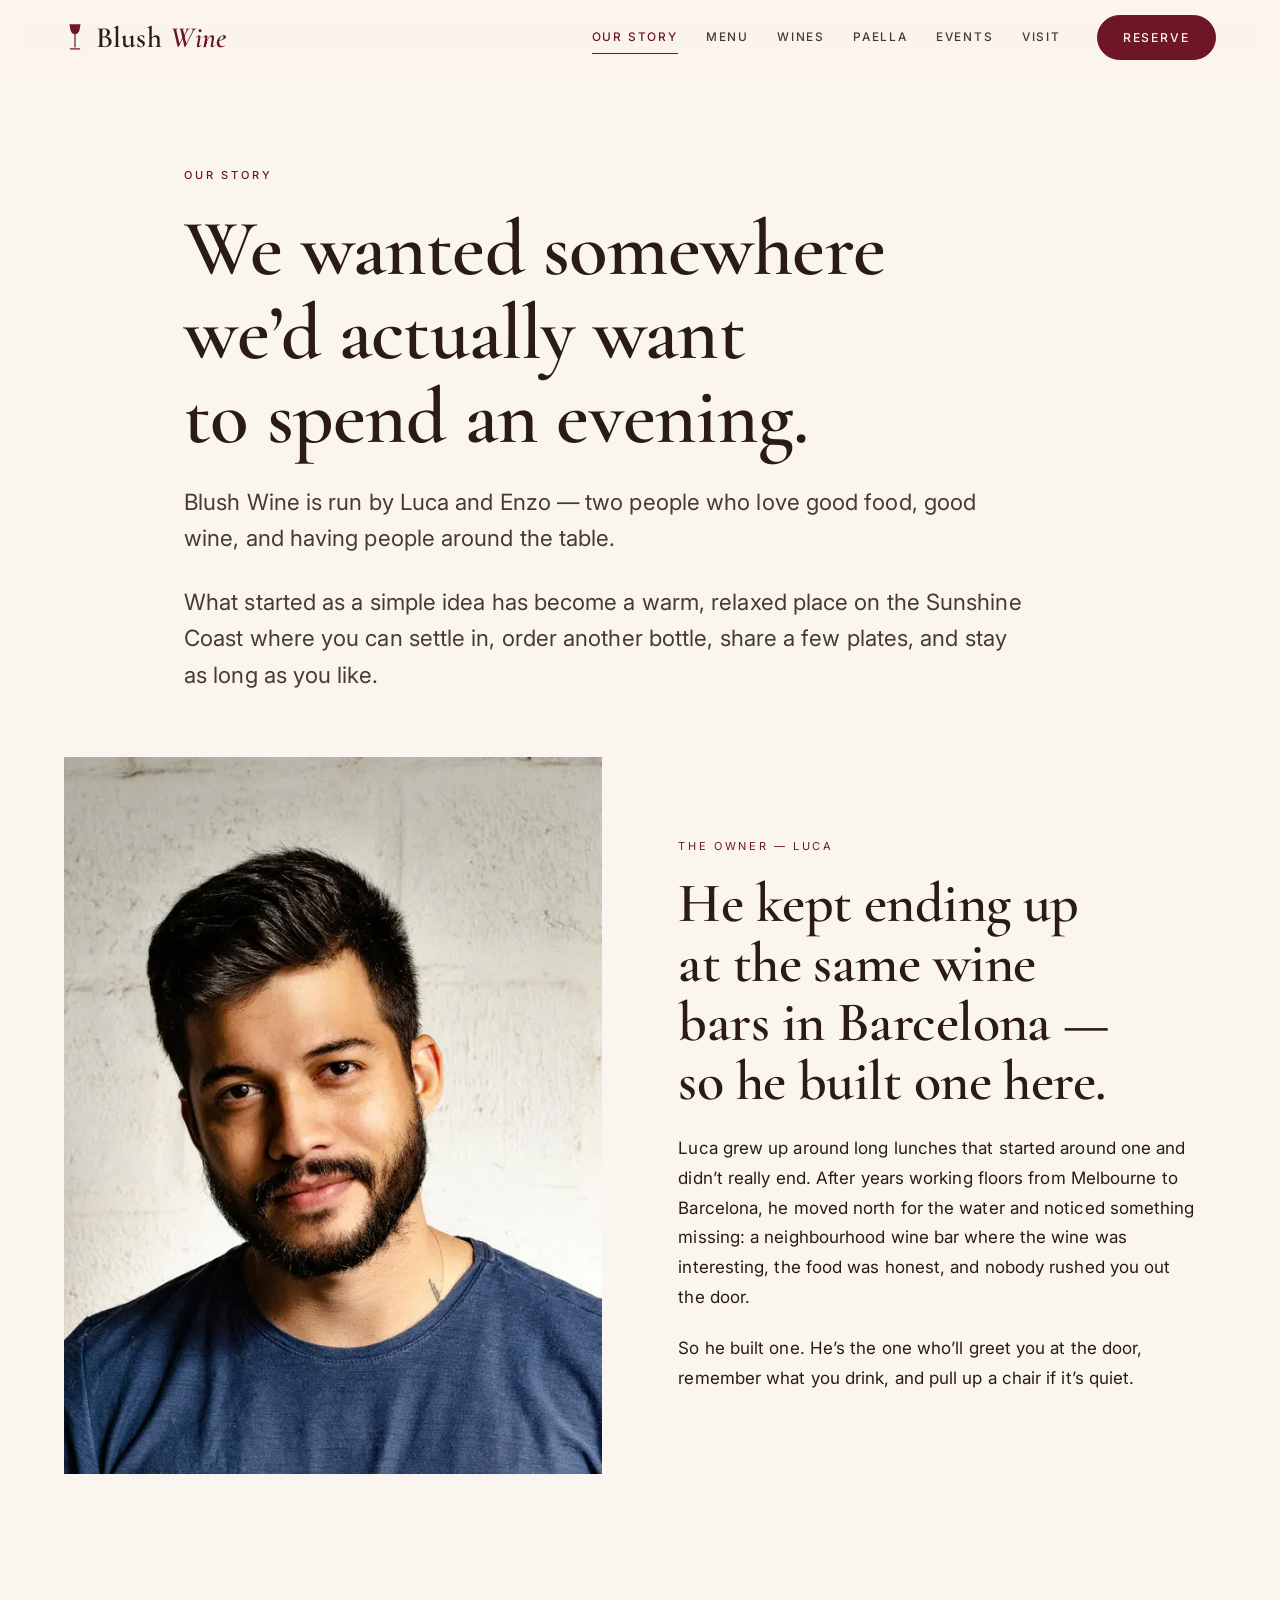
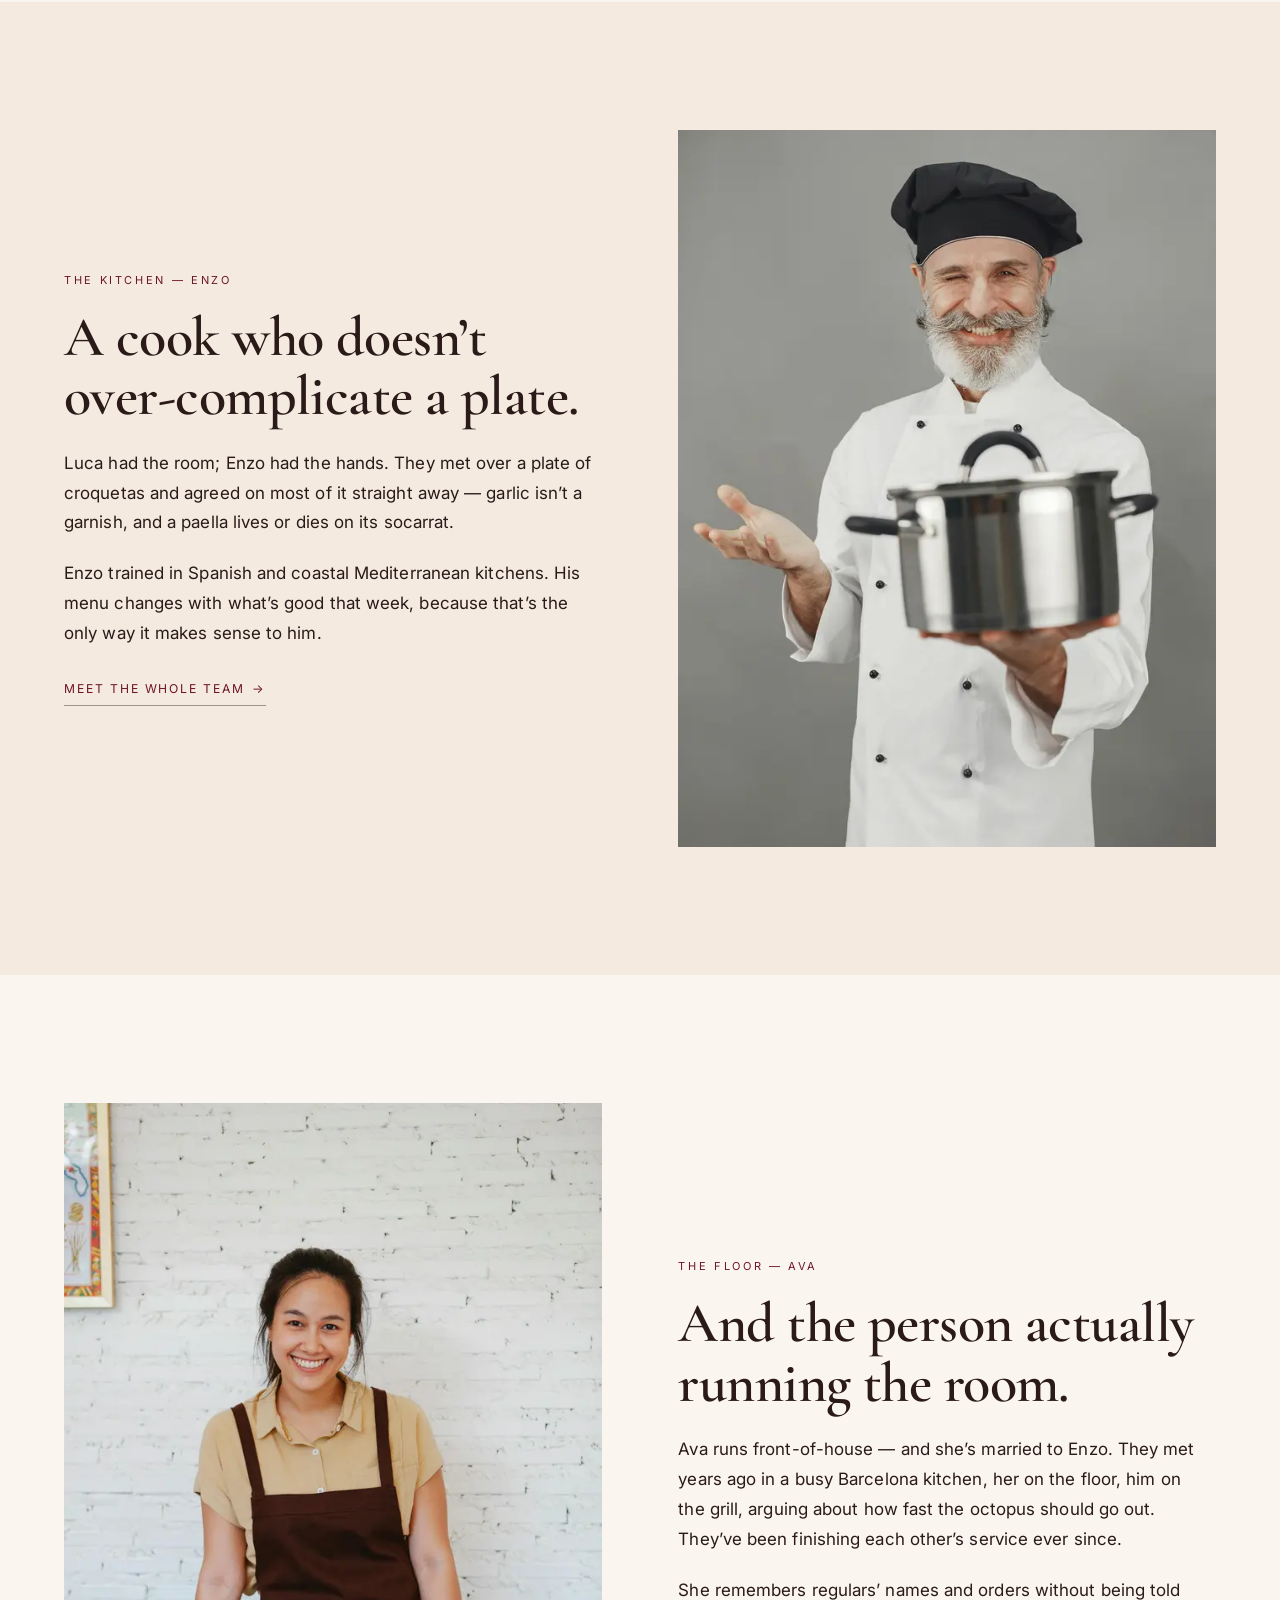
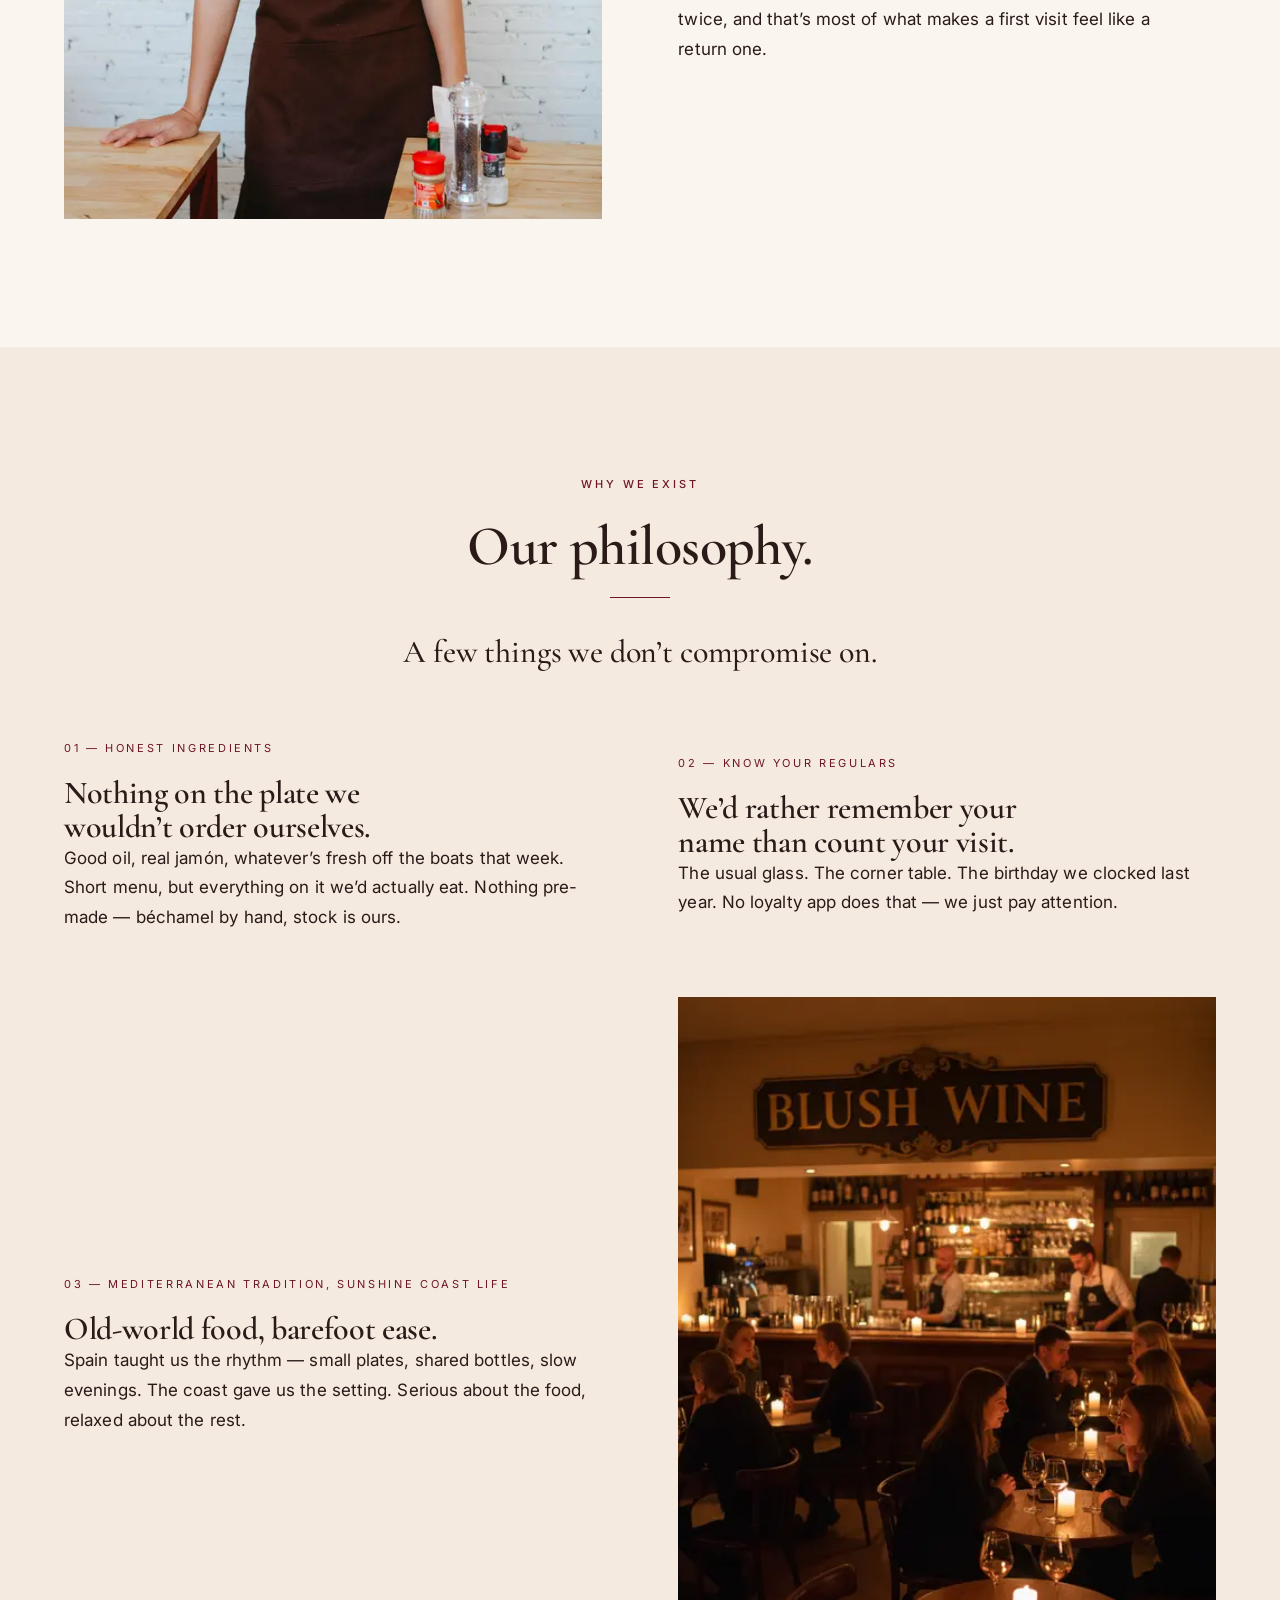
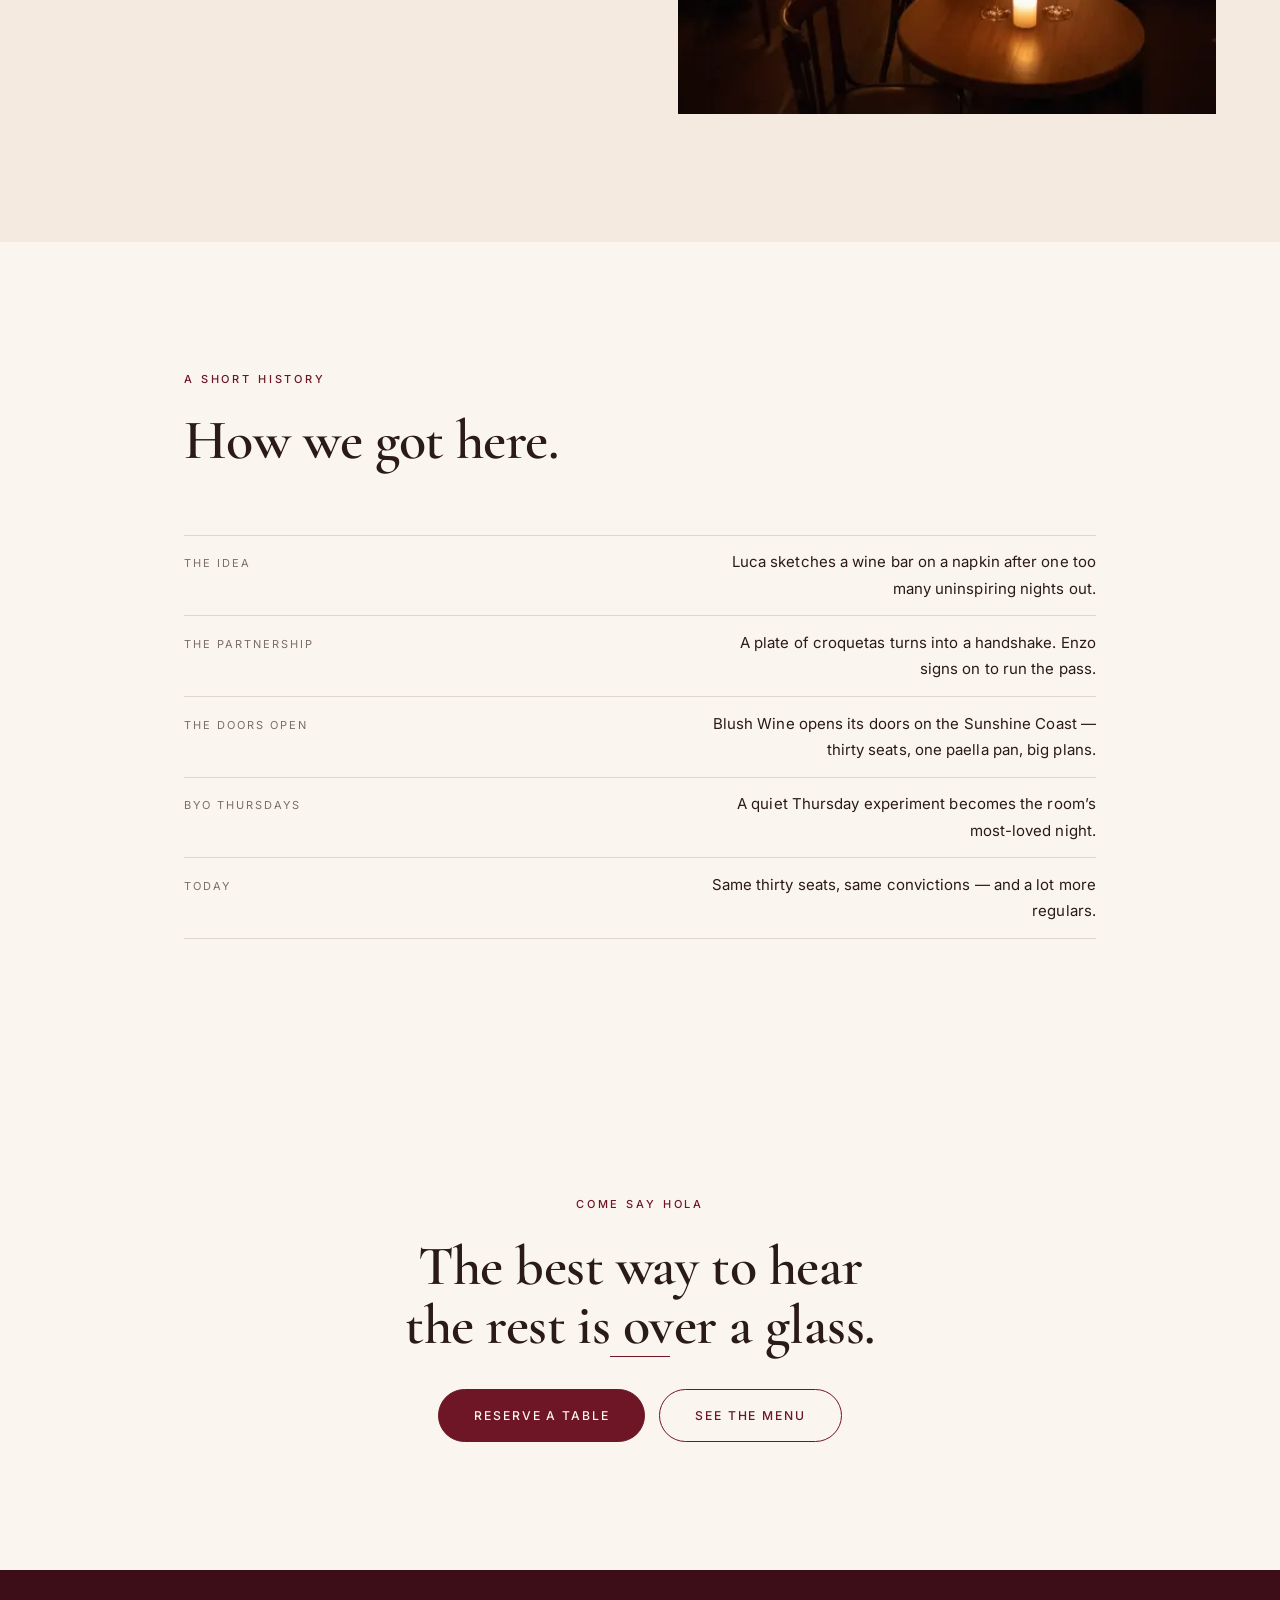
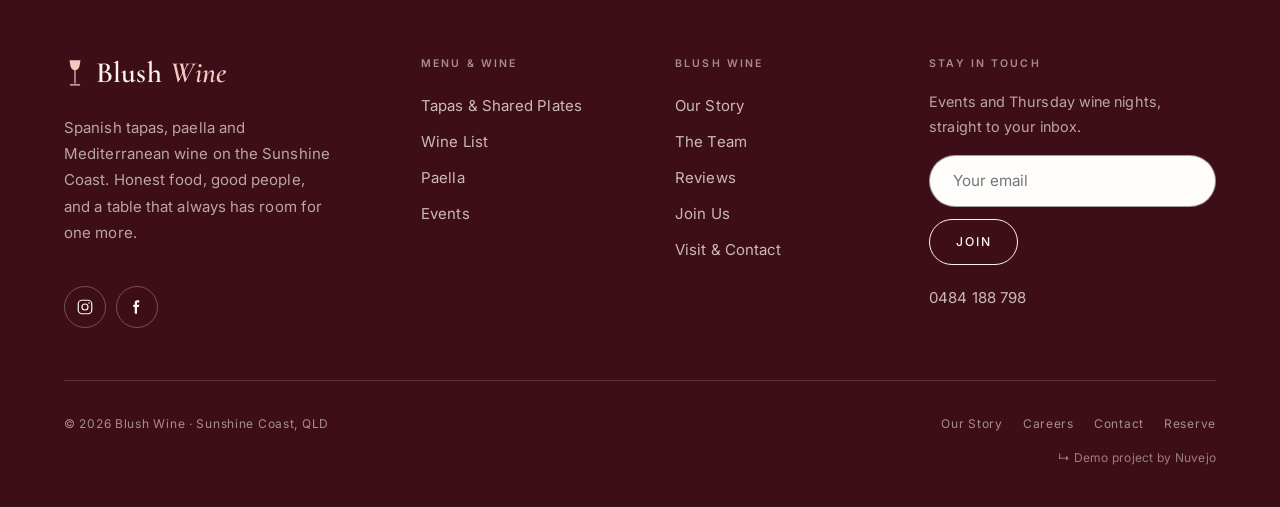
<file: story.html>
<!DOCTYPE html>
<html lang="en-AU">
<head>
<meta charset="utf-8">
<meta name="viewport" content="width=device-width, initial-scale=1">

<title>Our Story | Blush Wine — Luca, Enzo &amp; a Spanish Table on the Sunshine Coast</title>
<meta name="description" content="How Luca and Enzo built Blush Wine, a Spanish tapas and Mediterranean wine bar on the Sunshine Coast — no investors, no concept board, just a room they'd actually want to eat in.">
<link rel="canonical" href="https://www.blushwine.com.au/story.html">
<meta name="robots" content="index, follow, max-image-preview:large">
<meta name="theme-color" content="#FBF5EF">

<link rel="icon" href="data:image/svg+xml,%3Csvg xmlns='http://www.w3.org/2000/svg' viewBox='0 0 32 32'%3E%3Crect width='32' height='32' fill='%236E1626'/%3E%3Ctext x='16' y='22' font-family='Georgia,serif' font-size='18' font-style='italic' fill='%23FBF5EF' text-anchor='middle'%3EB%3C/text%3E%3C/svg%3E">
<link rel="preconnect" href="https://fonts.googleapis.com">
<link rel="preconnect" href="https://fonts.gstatic.com" crossorigin>
<link rel="stylesheet" href="https://fonts.googleapis.com/css2?family=Cormorant+Garamond:ital,wght@0,400;0,500;0,600;1,500;1,600&family=Inter:wght@300;400;500&display=swap">
<link rel="stylesheet" href="css/style.css?v=2">
</head>
<body>

<a class="skip-link" href="#main">Skip to content</a>

<header class="header" data-header>
  <div class="header__inner">
    <a class="brand" href="index.html" aria-label="Blush Wine — home"><svg class="brand__glass" viewBox="0 0 24 32" fill="none" aria-hidden="true"><path d="M6 2h12l-1 6c-.6 3-2.6 5-5 5s-4.4-2-5-5L6 2z" fill="currentColor"/><path d="M12 13v14M7 29h10" stroke="currentColor" stroke-width="1.3" stroke-linecap="round"/></svg><span class="brand__word">Blush <em>Wine</em></span></a>
    <nav class="nav" aria-label="Primary">
      <a class="nav__link" href="story.html" aria-current="page">Our Story</a>
      <a class="nav__link" href="menu.html">Menu</a>
      <a class="nav__link" href="wines.html">Wines</a>
      <a class="nav__link" href="paella.html">Paella</a>
      <a class="nav__link" href="events.html">Events</a>
      <a class="nav__link" href="contact.html">Visit</a>
      <a class="btn btn--solid btn--sm nav__cta" href="book.html">Reserve</a>
    </nav>
    <button class="burger" type="button" data-burger aria-expanded="false" aria-controls="drawer" aria-label="Open menu"><span></span><span></span><span></span></button>
  </div>
</header>

<div class="drawer" id="drawer" data-drawer aria-hidden="true">
  <nav class="drawer__nav" aria-label="Mobile navigation">
    <a class="drawer__link" href="index.html">Home</a>
    <a class="drawer__link" href="story.html" aria-current="page">Our Story</a>
    <a class="drawer__link" href="menu.html">Menu</a>
    <a class="drawer__link" href="wines.html">Wines</a>
    <a class="drawer__link" href="paella.html">Paella</a>
    <a class="drawer__link" href="events.html">Events</a>
    <a class="drawer__link" href="team.html">Team</a>
    <a class="drawer__link" href="reviews.html">Reviews</a>
    <a class="drawer__link" href="contact.html">Visit &amp; Contact</a>
    <a class="drawer__link" href="book.html">Reserve a table</a>
  </nav>
  <div class="drawer__foot"><a class="btn btn--solid" href="book.html">Reserve a table</a><p class="drawer__meta">0484 188 798 · Sunshine Coast, QLD</p></div>
</div>

<main id="main">
  <section class="page-head">
    <div class="wrap wrap--mid">
      <span class="eyebrow" data-reveal>Our Story</span>
      <h1 class="h-page" data-reveal data-reveal-delay="80">We wanted somewhere we’d actually want to spend an evening.</h1>
      <p class="lead" data-reveal data-reveal-delay="140">Blush Wine is run by Luca and Enzo — two people who love good food, good wine, and having people around the table.</p>
      <p class="lead" data-reveal data-reveal-delay="140">What started as a simple idea has become a warm, relaxed place on the Sunshine Coast where you can settle in, order another bottle, share a few plates, and stay as long as you like.</p>
    </div>
  </section>

  <!-- LUCA -->
  <section class="section" style="padding-top:0">
    <div class="wrap">
      <div class="editorial">
        <div class="editorial__media" data-reveal><img src="images/lucatheowner.webp" alt="Luca, owner of Blush Wine, in the dining room"></div>
        <div class="editorial__body" data-reveal data-reveal-delay="120">
          <span class="editorial__index">The owner — Luca</span>
          <h2 class="h-section">He kept ending up at the same wine bars in Barcelona — so he built one here.</h2>
          <p>Luca grew up around long lunches that started around one and didn’t really end. After years working floors from Melbourne to Barcelona, he moved north for the water and noticed something missing: a neighbourhood wine bar where the wine was interesting, the food was honest, and nobody rushed you out the door.</p>
          <p>So he built one. He’s the one who’ll greet you at the door, remember what you drink, and pull up a chair if it’s quiet.</p>
        </div>
      </div>
    </div>
  </section>

  <!-- ENZO -->
  <section class="section section--sink">
    <div class="wrap">
      <div class="editorial editorial--flip">
        <div class="editorial__media" data-reveal><img src="images/headchefenzo.webp" alt="Enzo, head chef at Blush Wine, in the kitchen"></div>
        <div class="editorial__body" data-reveal data-reveal-delay="120">
          <span class="editorial__index">The kitchen — Enzo</span>
          <h2 class="h-section">A cook who doesn’t over-complicate a plate.</h2>
          <p>Luca had the room; Enzo had the hands. They met over a plate of croquetas and agreed on most of it straight away — garlic isn’t a garnish, and a paella lives or dies on its socarrat.</p>
          <p>Enzo trained in Spanish and coastal Mediterranean kitchens. His menu changes with what’s good that week, because that’s the only way it makes sense to him.</p>
          <p style="margin-top:1.5rem"><a class="tlink" href="team.html">Meet the whole team <span class="arrow">→</span></a></p>
        </div>
      </div>
    </div>
  </section>

  <!-- AVA -->
  <section class="section">
    <div class="wrap">
      <div class="editorial">
        <div class="editorial__media" data-reveal><img src="images/avafoh.webp" alt="Ava, who runs front-of-house at Blush Wine, in the dining room"></div>
        <div class="editorial__body" data-reveal data-reveal-delay="120">
          <span class="editorial__index">The floor — Ava</span>
          <h2 class="h-section">And the person actually running the room.</h2>
          <p>Ava runs front-of-house — and she’s married to Enzo. They met years ago in a busy Barcelona kitchen, her on the floor, him on the grill, arguing about how fast the octopus should go out. They’ve been finishing each other’s service ever since.</p>
          <p>She remembers regulars’ names and orders without being told twice, and that’s most of what makes a first visit feel like a return one.</p>
        </div>
      </div>
    </div>
  </section>

  <!-- VISION / PHILOSOPHY -->
  <section class="section section--sink" id="vision">
    <div class="wrap">
      <div class="sec-head sec-head--center" data-reveal>
        <span class="eyebrow">Why we exist</span>
        <h2 class="h-section">Our philosophy.</h2>
        <hr class="rule">
        <p class="serif-lead" style="margin-inline:auto;max-width:40ch">A few things we don’t compromise on.</p>
      </div>
      <div class="menu-cols" style="grid-template-columns:1fr">
        <div class="editorial" data-reveal>
          <div class="editorial__body" style="max-width:none">
            <span class="editorial__index">01 — Honest ingredients</span>
            <h3 class="h-card">Nothing on the plate we wouldn’t order ourselves.</h3>
            <p>Good oil, real jamón, whatever’s fresh off the boats that week. Short menu, but everything on it we’d actually eat. Nothing pre-made — béchamel by hand, stock is ours.</p>
          </div>
          <div class="editorial__body" style="max-width:none">
            <span class="editorial__index">02 — Know your regulars</span>
            <h3 class="h-card">We’d rather remember your name than count your visit.</h3>
            <p>The usual glass. The corner table. The birthday we clocked last year. No loyalty app does that — we just pay attention.</p>
          </div>
        </div>
        <div class="editorial editorial--flip" data-reveal style="margin-top:0">
          <div class="editorial__body" style="max-width:none">
            <span class="editorial__index">03 — Mediterranean tradition, Sunshine Coast life</span>
            <h3 class="h-card">Old-world food, barefoot ease.</h3>
            <p>Spain taught us the rhythm — small plates, shared bottles, slow evenings. The coast gave us the setting. Serious about the food, relaxed about the rest.</p>
          </div>
          <div class="editorial__media"><img src="images/blushwine.webp" alt="The Blush Wine dining room at dusk"></div>
        </div>
      </div>
    </div>
  </section>

  <!-- HISTORY / TIMELINE -->
  <section class="section">
    <div class="wrap wrap--mid">
      <div class="sec-head" data-reveal>
        <span class="eyebrow">A short history</span>
        <h2 class="h-section">How we got here.</h2>
      </div>
      <ul class="facts" data-reveal style="border-top:1px solid var(--line)">
        <li><span class="facts__k">The idea</span><span class="facts__v" style="max-width:44ch">Luca sketches a wine bar on a napkin after one too many uninspiring nights out.</span></li>
        <li><span class="facts__k">The partnership</span><span class="facts__v" style="max-width:44ch">A plate of croquetas turns into a handshake. Enzo signs on to run the pass.</span></li>
        <li><span class="facts__k">The doors open</span><span class="facts__v" style="max-width:44ch">Blush Wine opens its doors on the Sunshine Coast — thirty seats, one paella pan, big plans.</span></li>
        <li><span class="facts__k">BYO Thursdays</span><span class="facts__v" style="max-width:44ch">A quiet Thursday experiment becomes the room’s most-loved night.</span></li>
        <li><span class="facts__k">Today</span><span class="facts__v" style="max-width:44ch">Same thirty seats, same convictions — and a lot more regulars.</span></li>
      </ul>
    </div>
  </section>

  <!-- CTA -->
  <section class="section cta-final">
    <div class="wrap wrap--narrow" data-reveal>
      <span class="eyebrow">Come say hola</span>
      <h2 class="h-section">The best way to hear the rest is over a glass.</h2>
      <hr class="rule" style="margin-inline:auto">
      <div class="btn-row" style="justify-content:center;margin-top:1.5rem"><a class="btn btn--solid" href="book.html">Reserve a table</a><a class="btn" href="menu.html">See the menu</a></div>
    </div>
  </section>
</main>

<footer class="footer">
  <div class="wrap">
    <div class="footer__top">
      <div class="footer__brand">
        <a class="brand" href="index.html" aria-label="Blush Wine — home"><svg class="brand__glass" viewBox="0 0 24 32" fill="none" aria-hidden="true"><path d="M6 2h12l-1 6c-.6 3-2.6 5-5 5s-4.4-2-5-5L6 2z" fill="currentColor"/><path d="M12 13v14M7 29h10" stroke="currentColor" stroke-width="1.3" stroke-linecap="round"/></svg><span class="brand__word">Blush <em>Wine</em></span></a>
        <p>Spanish tapas, paella and Mediterranean wine on the Sunshine Coast. Honest food, good people, and a table that always has room for one more.</p>
        <div class="socials" style="margin-top:1.35rem">
          <a href="https://instagram.com/blushwine" target="_blank" rel="noopener" aria-label="Blush Wine on Instagram"><svg viewBox="0 0 24 24" fill="none" stroke="currentColor" stroke-width="1.6"><rect x="3" y="3" width="18" height="18" rx="5"/><circle cx="12" cy="12" r="4"/><circle cx="17.3" cy="6.7" r="1.1" fill="currentColor" stroke="none"/></svg></a>
          <a href="https://facebook.com/blushwine" target="_blank" rel="noopener" aria-label="Blush Wine on Facebook"><svg viewBox="0 0 24 24" fill="currentColor"><path d="M15 3h-2.5C10 3 9 4.6 9 6.5V9H7v3h2v9h3v-9h2.4l.6-3H12V6.8c0-.6.3-.8.9-.8H15V3z"/></svg></a>
        </div>
      </div>
      <div class="footer__col"><h2>Menu &amp; Wine</h2><ul><li><a href="menu.html">Tapas &amp; Shared Plates</a></li><li><a href="wines.html">Wine List</a></li><li><a href="paella.html">Paella</a></li><li><a href="events.html">Events</a></li></ul></div>
      <div class="footer__col"><h2>Blush Wine</h2><ul><li><a href="story.html">Our Story</a></li><li><a href="team.html">The Team</a></li><li><a href="reviews.html">Reviews</a></li><li><a href="careers.html">Join Us</a></li><li><a href="contact.html">Visit &amp; Contact</a></li></ul></div>
      <div class="footer__col"><h2>Stay in touch</h2><p style="color:rgba(251,245,239,0.66);font-size:0.9rem;margin-bottom:1rem">Events and Thursday wine nights, straight to your inbox.</p><form class="newsletter__form" data-newsletter novalidate style="margin:0;max-width:none;justify-content:flex-start"><input type="email" required placeholder="Your email" aria-label="Email address"><button class="btn btn--light btn--sm" type="submit">Join</button><p class="newsletter__msg" data-newsletter-msg role="status"></p></form><p style="margin-top:1.25rem"><a href="tel:0484188798">0484 188 798</a></p></div>
    </div>
    <div class="footer__bottom"><span>© 2026 Blush Wine · Sunshine Coast, QLD</span><ul><li><a href="story.html">Our Story</a></li><li><a href="careers.html">Careers</a></li><li><a href="contact.html">Contact</a></li><li><a href="book.html">Reserve</a></li></ul></div>
    <div class="demo-badge-row"><a class="demo-badge" href="https://nuvejo.com.au" target="_blank" rel="noopener">↳ Demo project by Nuvejo</a></div>
  </div>
</footer>

<script src="js/main.js"></script>
</body>
</html>
</file>
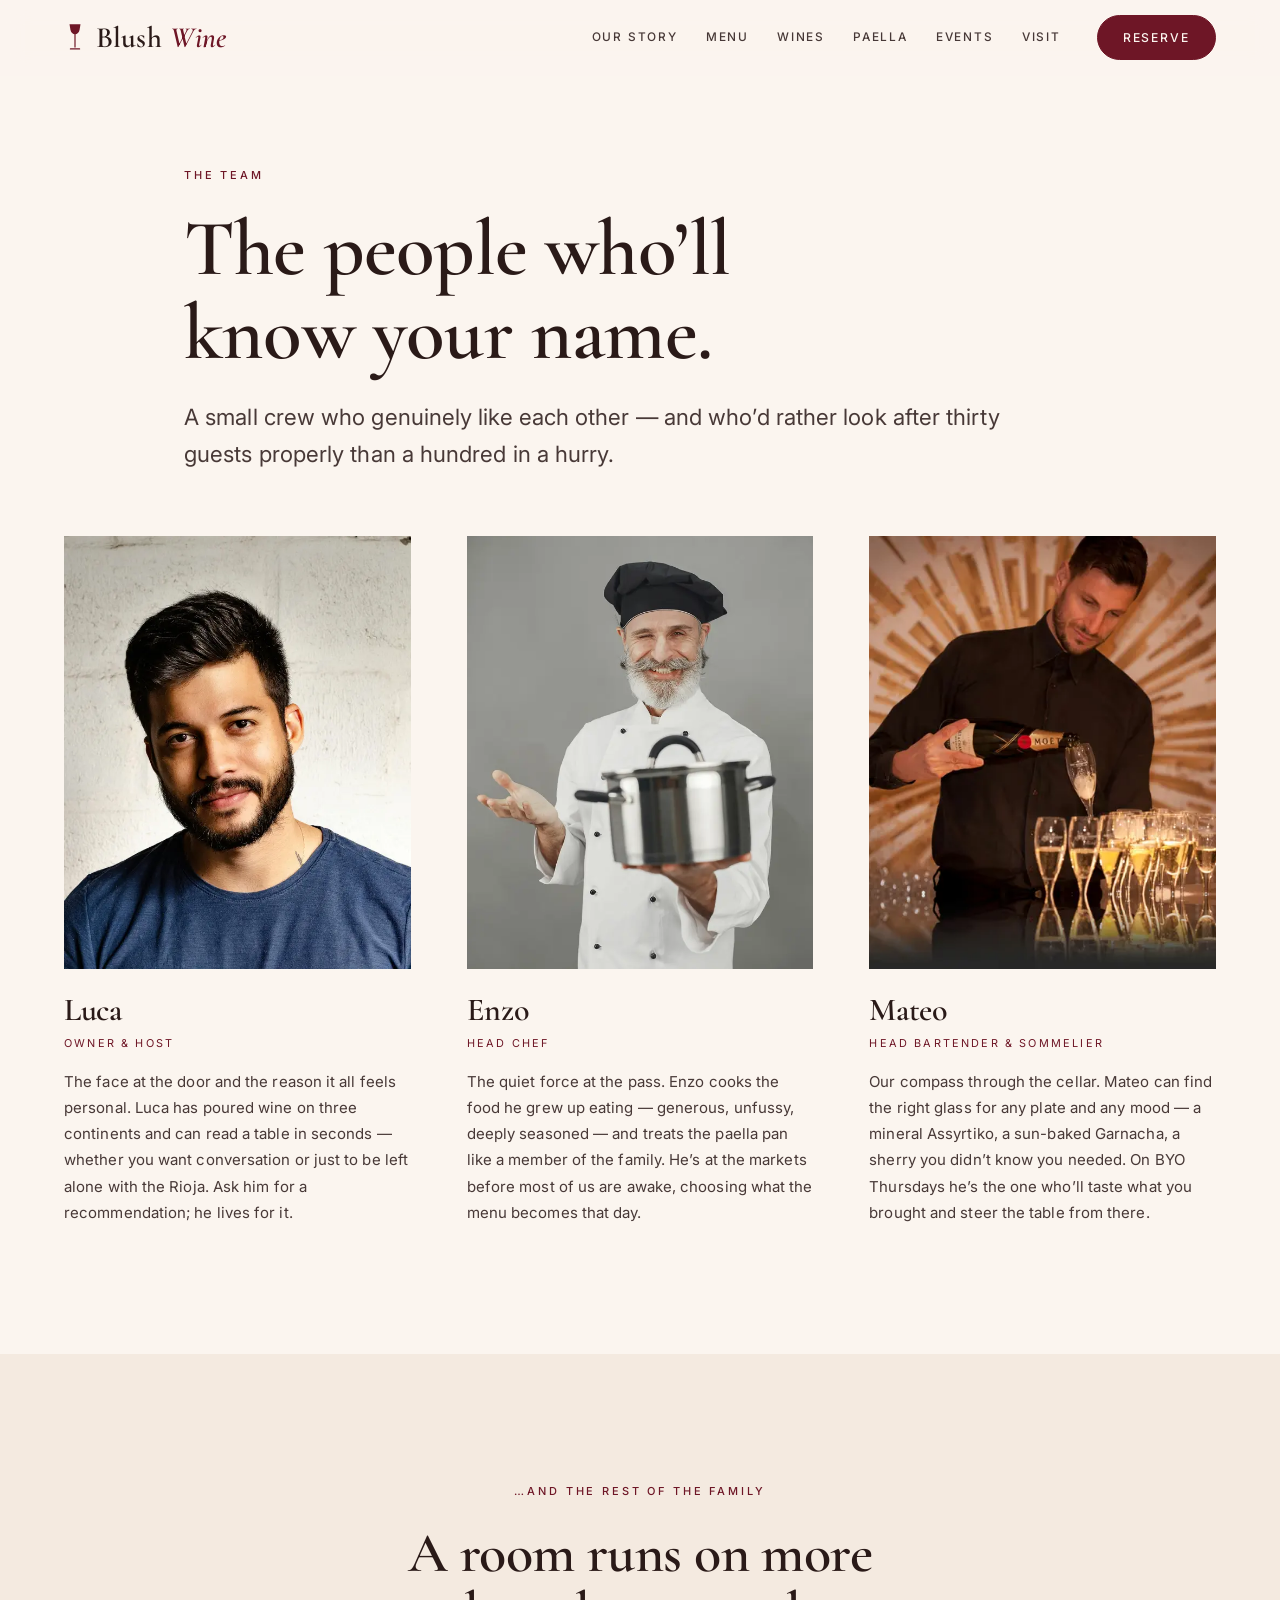
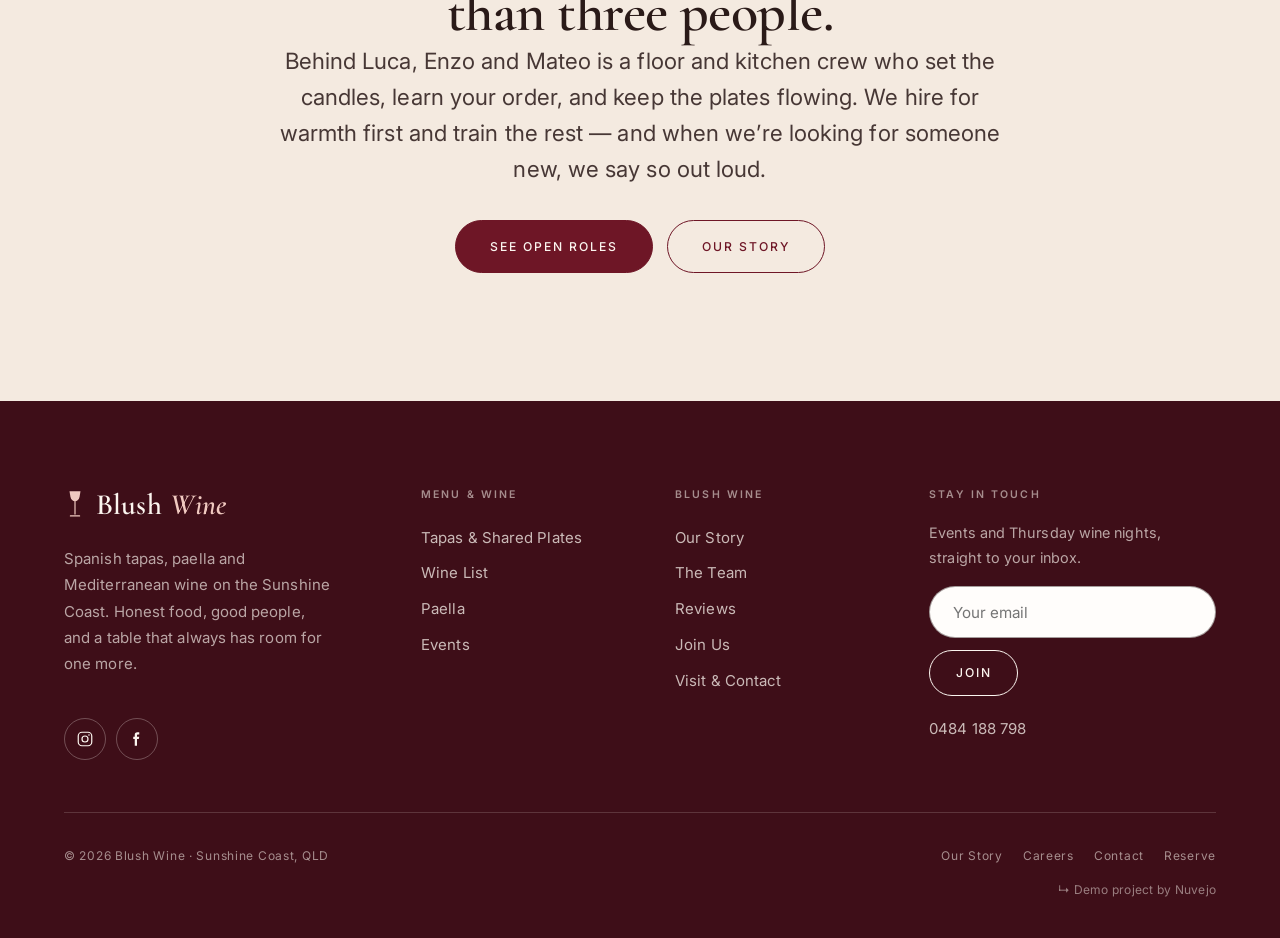
<file: team.html>
<!DOCTYPE html>
<html lang="en-AU">
<head>
<meta charset="utf-8">
<meta name="viewport" content="width=device-width, initial-scale=1">

<title>The Team | Blush Wine — Luca, Enzo &amp; Mateo</title>
<meta name="description" content="Meet the people behind Blush Wine on the Sunshine Coast — owner Luca, head chef Enzo, and head bartender &amp; sommelier Mateo.">
<link rel="canonical" href="https://www.blushwine.com.au/team.html">
<meta name="robots" content="index, follow, max-image-preview:large">
<meta name="theme-color" content="#FBF5EF">

<link rel="icon" href="data:image/svg+xml,%3Csvg xmlns='http://www.w3.org/2000/svg' viewBox='0 0 32 32'%3E%3Crect width='32' height='32' fill='%236E1626'/%3E%3Ctext x='16' y='22' font-family='Georgia,serif' font-size='18' font-style='italic' fill='%23FBF5EF' text-anchor='middle'%3EB%3C/text%3E%3C/svg%3E">
<link rel="preconnect" href="https://fonts.googleapis.com">
<link rel="preconnect" href="https://fonts.gstatic.com" crossorigin>
<link rel="stylesheet" href="https://fonts.googleapis.com/css2?family=Cormorant+Garamond:ital,wght@0,400;0,500;0,600;1,500;1,600&family=Inter:wght@300;400;500&display=swap">
<link rel="stylesheet" href="css/style.css?v=2">
</head>
<body>

<a class="skip-link" href="#main">Skip to content</a>

<header class="header" data-header>
  <div class="header__inner">
    <a class="brand" href="index.html" aria-label="Blush Wine — home"><svg class="brand__glass" viewBox="0 0 24 32" fill="none" aria-hidden="true"><path d="M6 2h12l-1 6c-.6 3-2.6 5-5 5s-4.4-2-5-5L6 2z" fill="currentColor"/><path d="M12 13v14M7 29h10" stroke="currentColor" stroke-width="1.3" stroke-linecap="round"/></svg><span class="brand__word">Blush <em>Wine</em></span></a>
    <nav class="nav" aria-label="Primary">
      <a class="nav__link" href="story.html">Our Story</a>
      <a class="nav__link" href="menu.html">Menu</a>
      <a class="nav__link" href="wines.html">Wines</a>
      <a class="nav__link" href="paella.html">Paella</a>
      <a class="nav__link" href="events.html">Events</a>
      <a class="nav__link" href="contact.html">Visit</a>
      <a class="btn btn--solid btn--sm nav__cta" href="book.html">Reserve</a>
    </nav>
    <button class="burger" type="button" data-burger aria-expanded="false" aria-controls="drawer" aria-label="Open menu"><span></span><span></span><span></span></button>
  </div>
</header>

<div class="drawer" id="drawer" data-drawer aria-hidden="true">
  <nav class="drawer__nav" aria-label="Mobile navigation">
    <a class="drawer__link" href="index.html">Home</a>
    <a class="drawer__link" href="story.html">Our Story</a>
    <a class="drawer__link" href="menu.html">Menu</a>
    <a class="drawer__link" href="wines.html">Wines</a>
    <a class="drawer__link" href="paella.html">Paella</a>
    <a class="drawer__link" href="events.html">Events</a>
    <a class="drawer__link" href="team.html" aria-current="page">Team</a>
    <a class="drawer__link" href="reviews.html">Reviews</a>
    <a class="drawer__link" href="contact.html">Visit &amp; Contact</a>
    <a class="drawer__link" href="book.html">Reserve a table</a>
  </nav>
  <div class="drawer__foot"><a class="btn btn--solid" href="book.html">Reserve a table</a><p class="drawer__meta">0484 188 798 · Sunshine Coast, QLD</p></div>
</div>

<main id="main">
  <section class="page-head">
    <div class="wrap wrap--mid">
      <span class="eyebrow" data-reveal>The Team</span>
      <h1 class="h-page" data-reveal data-reveal-delay="80">The people who’ll know your name.</h1>
      <p class="lead" data-reveal data-reveal-delay="140">A small crew who genuinely like each other — and who’d rather look after thirty guests properly than a hundred in a hurry.</p>
    </div>
  </section>

  <section class="section" style="padding-top:0">
    <div class="wrap">
      <div class="team-lead">
        <article class="person" data-reveal>
          <div class="person__media"><img src="images/lucatheowner.webp" alt="Luca, owner of Blush Wine"></div>
          <h2 class="person__name">Luca</h2>
          <p class="person__role">Owner &amp; Host</p>
          <p class="person__text">The face at the door and the reason it all feels personal. Luca has poured wine on three continents and can read a table in seconds — whether you want conversation or just to be left alone with the Rioja. Ask him for a recommendation; he lives for it.</p>
        </article>
        <article class="person" data-reveal data-reveal-delay="120">
          <div class="person__media"><img src="images/headchefenzo.webp" alt="Enzo, head chef at Blush Wine"></div>
          <h2 class="person__name">Enzo</h2>
          <p class="person__role">Head Chef</p>
          <p class="person__text">The quiet force at the pass. Enzo cooks the food he grew up eating — generous, unfussy, deeply seasoned — and treats the paella pan like a member of the family. He’s at the markets before most of us are awake, choosing what the menu becomes that day.</p>
        </article>
        <article class="person" data-reveal data-reveal-delay="240">
          <div class="person__media"><img src="images/mateoheadbartender.webp" alt="Mateo, head bartender and sommelier at Blush Wine"></div>
          <h2 class="person__name">Mateo</h2>
          <p class="person__role">Head Bartender &amp; Sommelier</p>
          <p class="person__text">Our compass through the cellar. Mateo can find the right glass for any plate and any mood — a mineral Assyrtiko, a sun-baked Garnacha, a sherry you didn’t know you needed. On BYO Thursdays he’s the one who’ll taste what you brought and steer the table from there.</p>
        </article>
      </div>
    </div>
  </section>

  <section class="section section--sink">
    <div class="wrap wrap--narrow" style="text-align:center" data-reveal>
      <span class="eyebrow">…and the rest of the family</span>
      <h2 class="h-section">A room runs on more than three people.</h2>
      <p class="lead" style="margin-inline:auto">Behind Luca, Enzo and Mateo is a floor and kitchen crew who set the candles, learn your order, and keep the plates flowing. We hire for warmth first and train the rest — and when we’re looking for someone new, we say so out loud.</p>
      <div class="btn-row" style="justify-content:center;margin-top:2rem"><a class="btn btn--solid" href="careers.html">See open roles</a><a class="btn" href="story.html">Our story</a></div>
    </div>
  </section>
</main>

<footer class="footer">
  <div class="wrap">
    <div class="footer__top">
      <div class="footer__brand">
        <a class="brand" href="index.html" aria-label="Blush Wine — home"><svg class="brand__glass" viewBox="0 0 24 32" fill="none" aria-hidden="true"><path d="M6 2h12l-1 6c-.6 3-2.6 5-5 5s-4.4-2-5-5L6 2z" fill="currentColor"/><path d="M12 13v14M7 29h10" stroke="currentColor" stroke-width="1.3" stroke-linecap="round"/></svg><span class="brand__word">Blush <em>Wine</em></span></a>
        <p>Spanish tapas, paella and Mediterranean wine on the Sunshine Coast. Honest food, good people, and a table that always has room for one more.</p>
        <div class="socials" style="margin-top:1.35rem">
          <a href="https://instagram.com/blushwine" target="_blank" rel="noopener" aria-label="Blush Wine on Instagram"><svg viewBox="0 0 24 24" fill="none" stroke="currentColor" stroke-width="1.6"><rect x="3" y="3" width="18" height="18" rx="5"/><circle cx="12" cy="12" r="4"/><circle cx="17.3" cy="6.7" r="1.1" fill="currentColor" stroke="none"/></svg></a>
          <a href="https://facebook.com/blushwine" target="_blank" rel="noopener" aria-label="Blush Wine on Facebook"><svg viewBox="0 0 24 24" fill="currentColor"><path d="M15 3h-2.5C10 3 9 4.6 9 6.5V9H7v3h2v9h3v-9h2.4l.6-3H12V6.8c0-.6.3-.8.9-.8H15V3z"/></svg></a>
        </div>
      </div>
      <div class="footer__col"><h2>Menu &amp; Wine</h2><ul><li><a href="menu.html">Tapas &amp; Shared Plates</a></li><li><a href="wines.html">Wine List</a></li><li><a href="paella.html">Paella</a></li><li><a href="events.html">Events</a></li></ul></div>
      <div class="footer__col"><h2>Blush Wine</h2><ul><li><a href="story.html">Our Story</a></li><li><a href="team.html">The Team</a></li><li><a href="reviews.html">Reviews</a></li><li><a href="careers.html">Join Us</a></li><li><a href="contact.html">Visit &amp; Contact</a></li></ul></div>
      <div class="footer__col"><h2>Stay in touch</h2><p style="color:rgba(251,245,239,0.66);font-size:0.9rem;margin-bottom:1rem">Events and Thursday wine nights, straight to your inbox.</p><form class="newsletter__form" data-newsletter novalidate style="margin:0;max-width:none;justify-content:flex-start"><input type="email" required placeholder="Your email" aria-label="Email address"><button class="btn btn--light btn--sm" type="submit">Join</button><p class="newsletter__msg" data-newsletter-msg role="status"></p></form><p style="margin-top:1.25rem"><a href="tel:0484188798">0484 188 798</a></p></div>
    </div>
    <div class="footer__bottom"><span>© 2026 Blush Wine · Sunshine Coast, QLD</span><ul><li><a href="story.html">Our Story</a></li><li><a href="careers.html">Careers</a></li><li><a href="contact.html">Contact</a></li><li><a href="book.html">Reserve</a></li></ul></div>
    <div class="demo-badge-row"><a class="demo-badge" href="https://nuvejo.com.au" target="_blank" rel="noopener">↳ Demo project by Nuvejo</a></div>
  </div>
</footer>

<script src="js/main.js"></script>
</body>
</html>
</file>
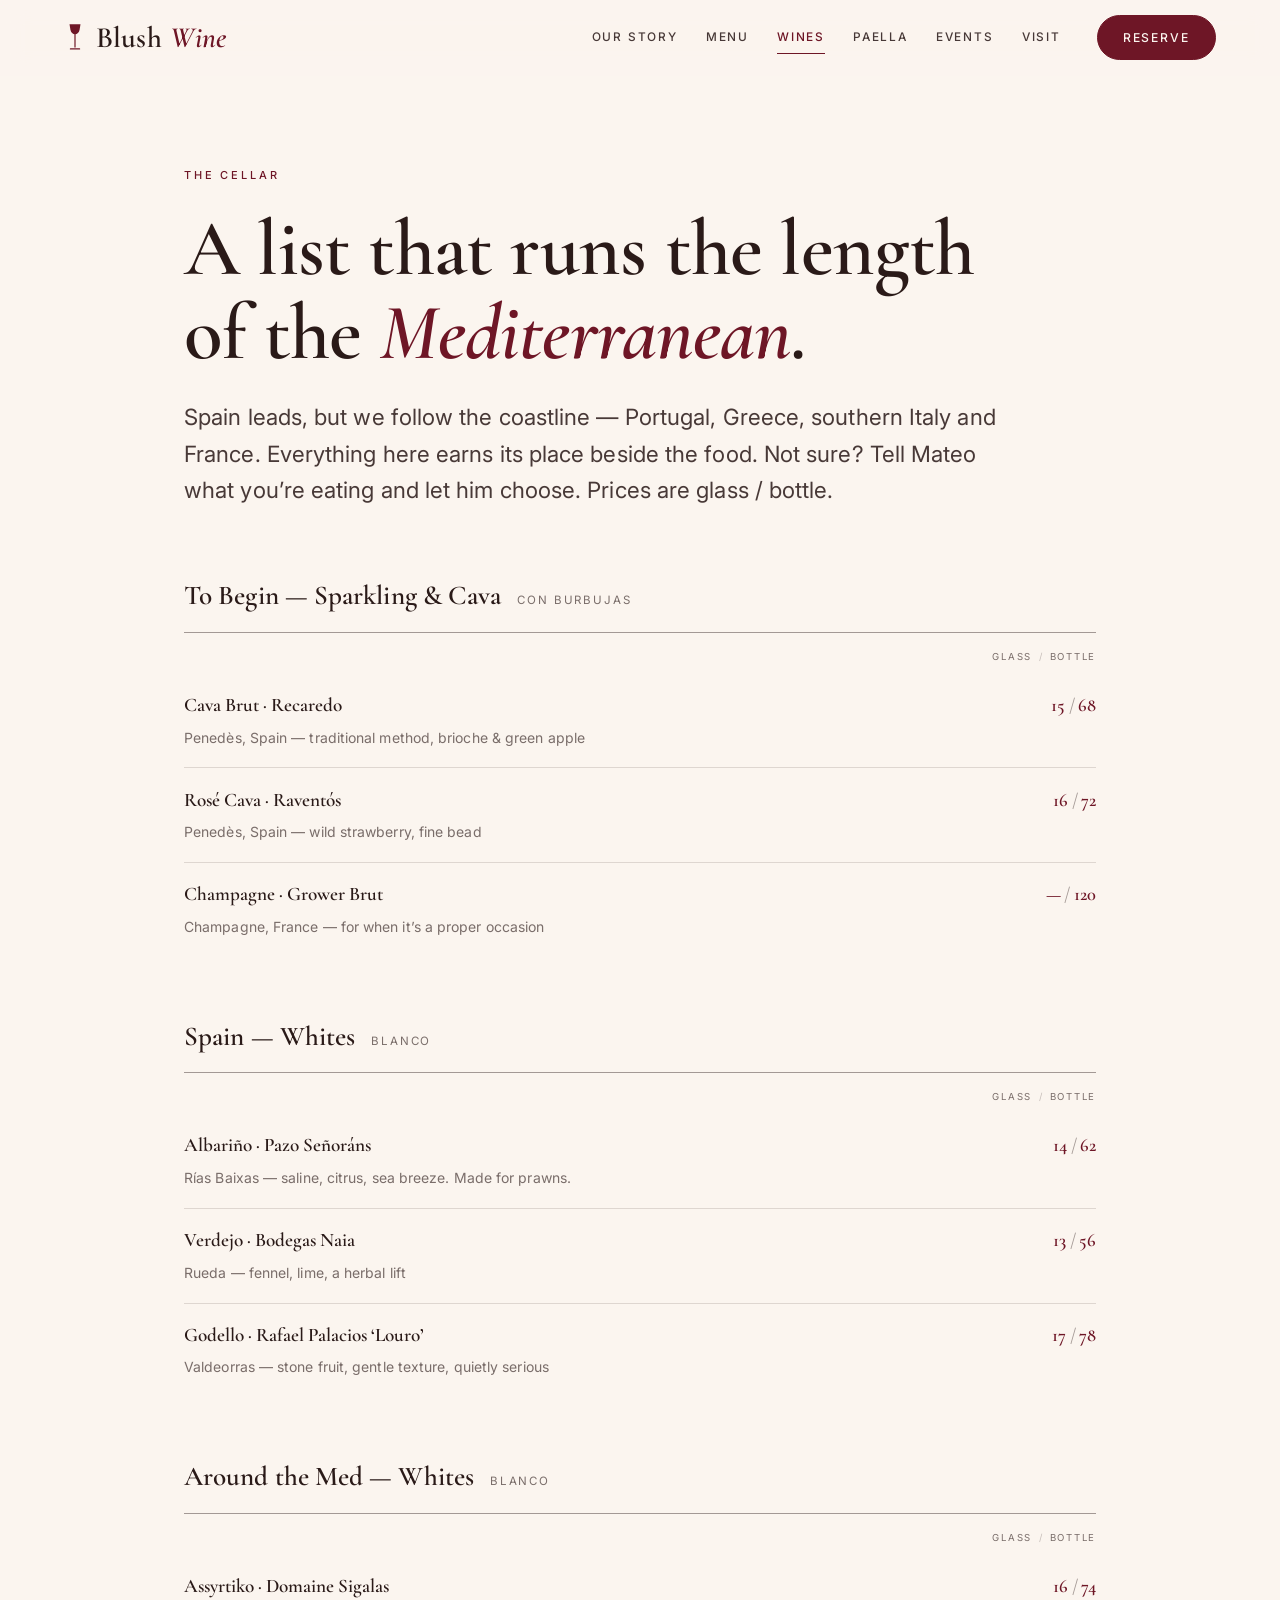
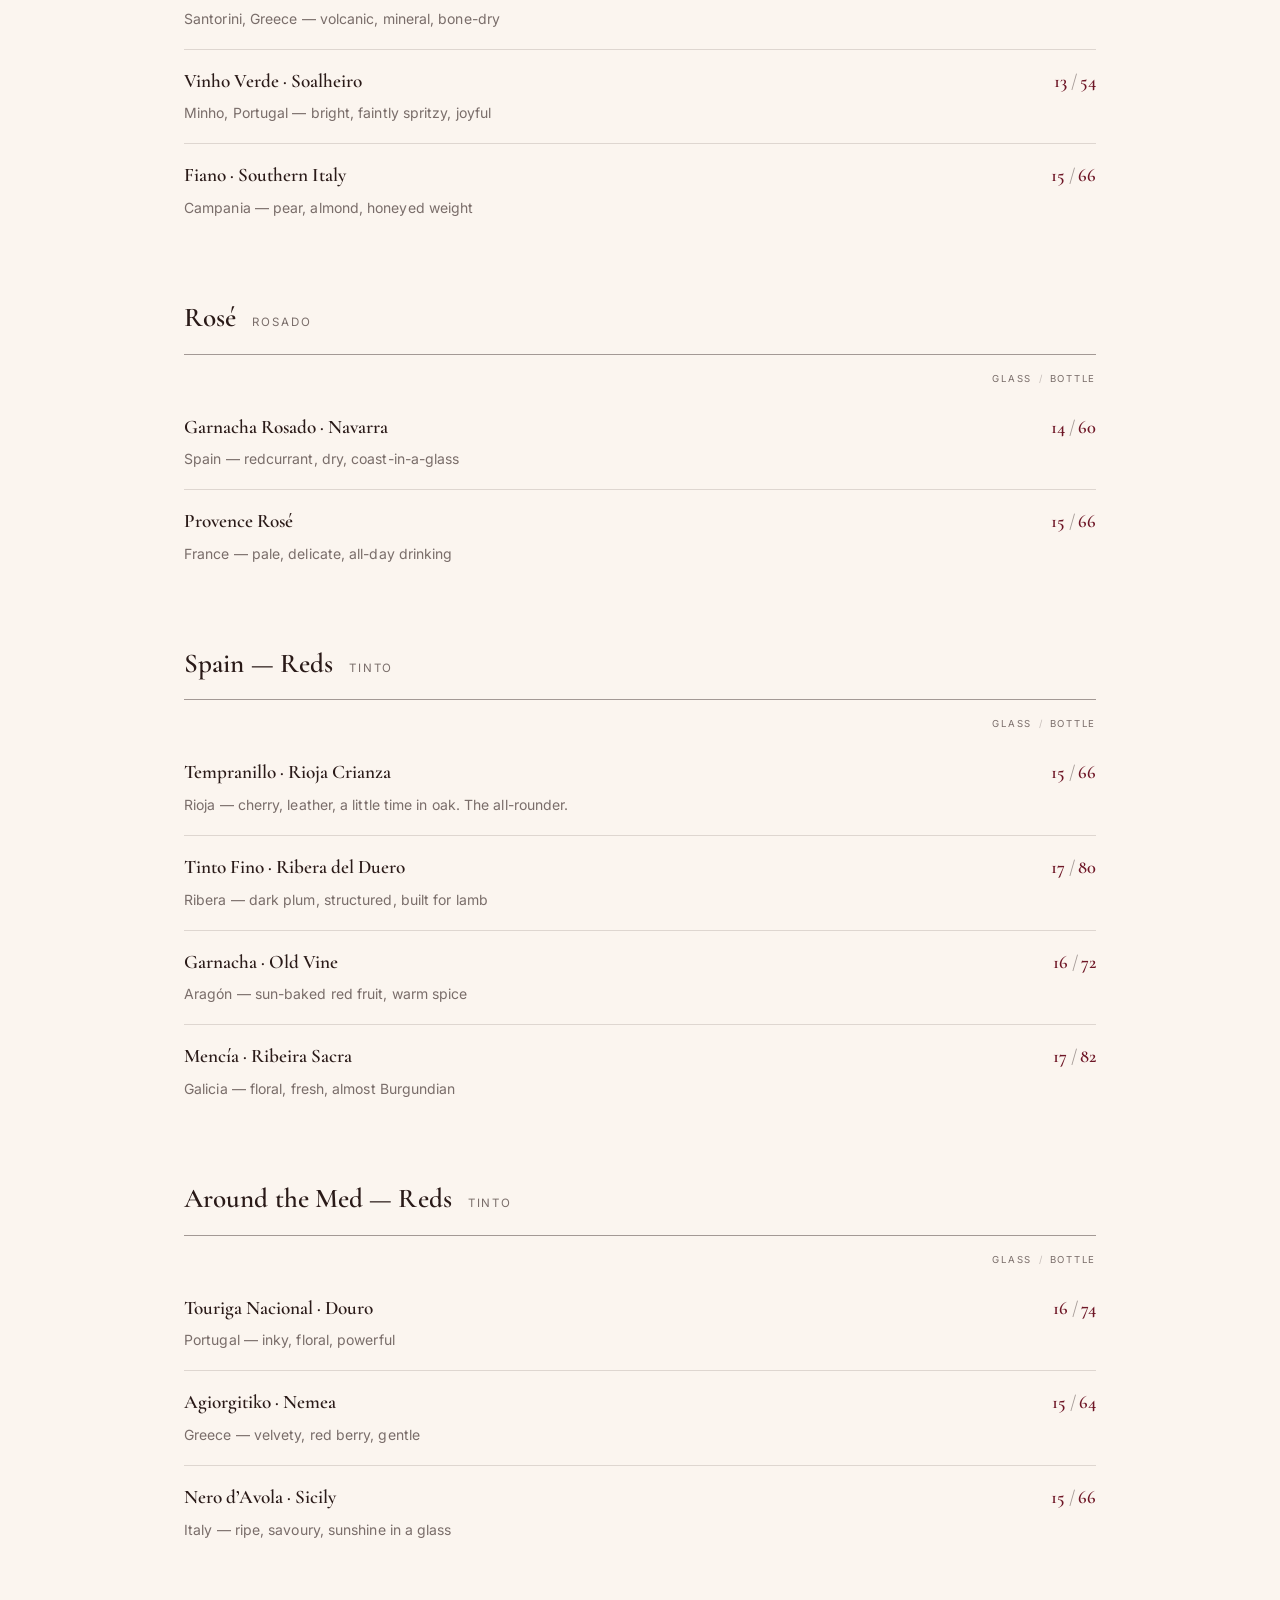
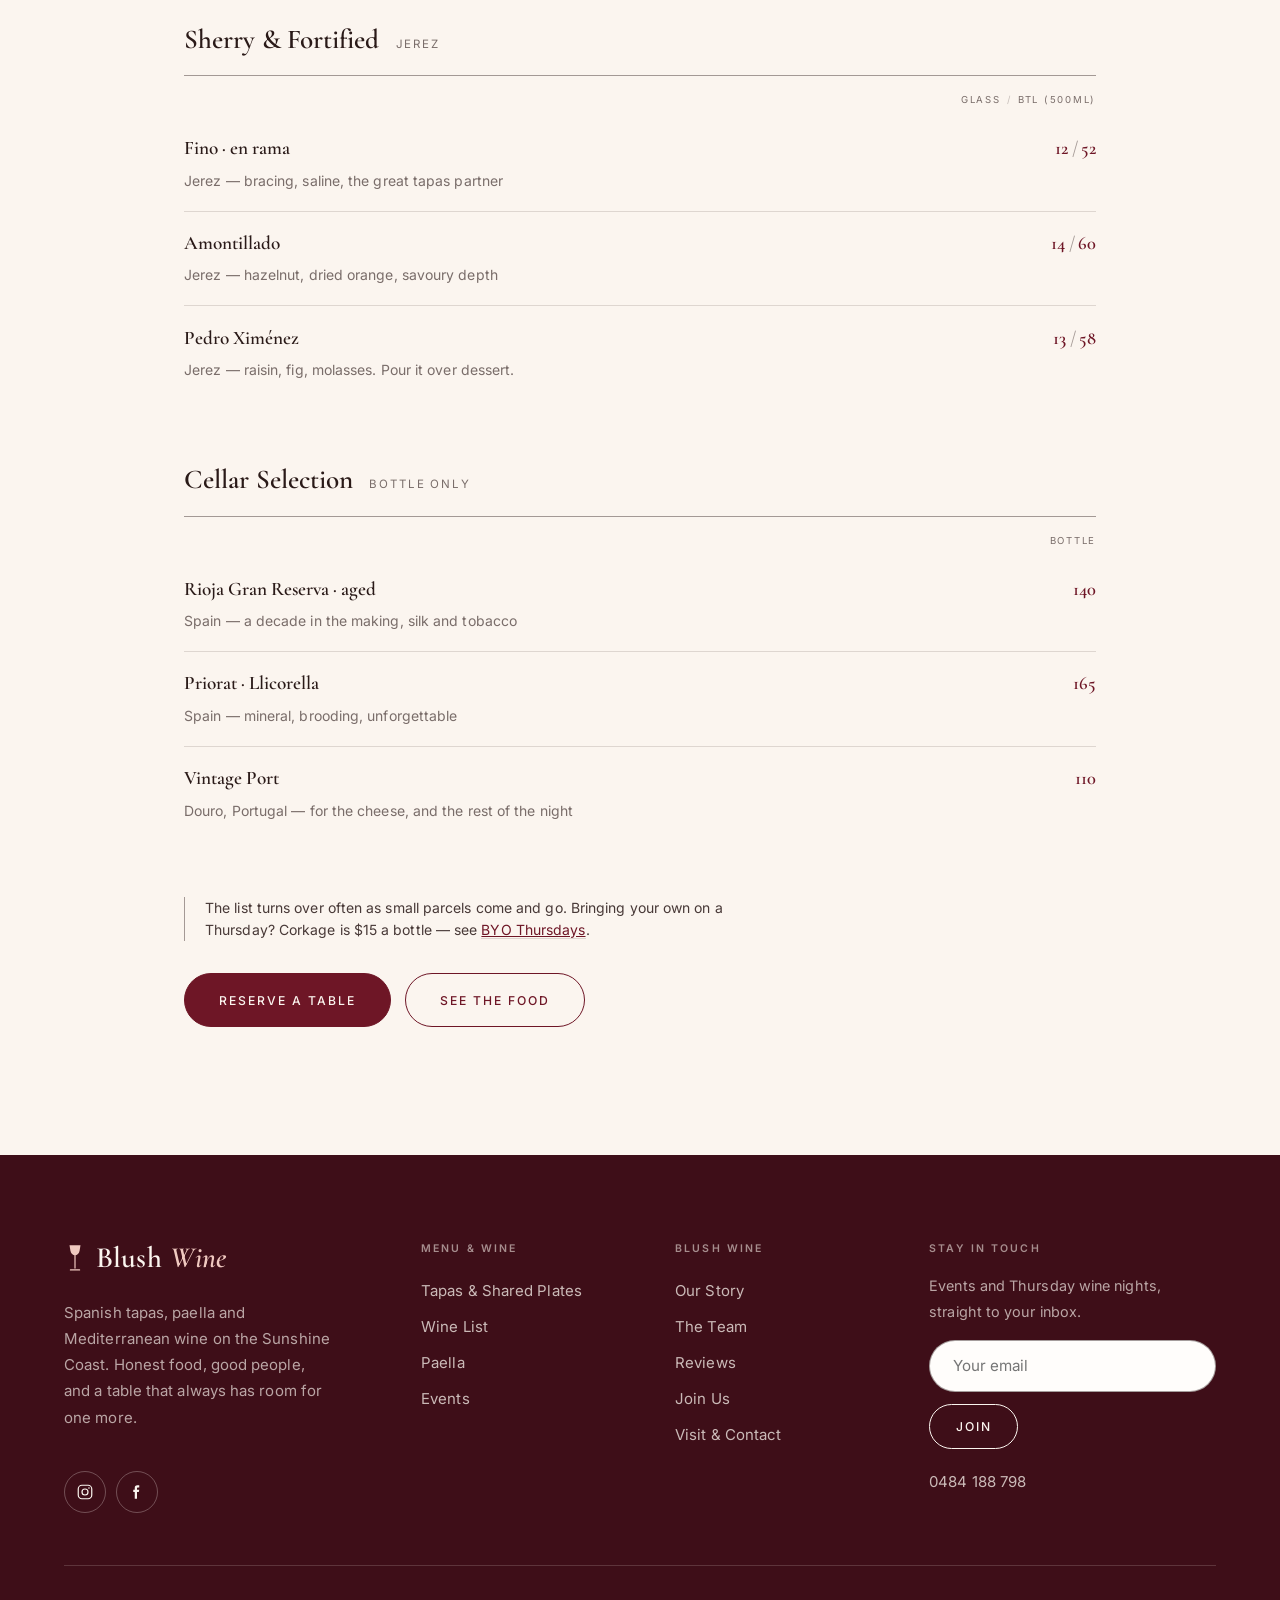
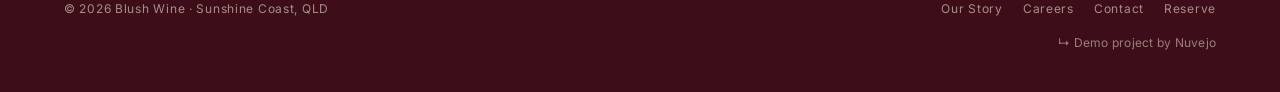
<file: wines.html>
<!DOCTYPE html>
<html lang="en-AU">
<head>
<meta charset="utf-8">
<meta name="viewport" content="width=device-width, initial-scale=1">

<title>Wine List | Blush Wine — Mediterranean Wines by the Glass &amp; Bottle</title>
<meta name="description" content="The Blush Wine cellar — Mediterranean wines by the glass and bottle, from Spanish Albariño and Rioja to Greek Assyrtiko, Portuguese reds, sherry and cava. Sunshine Coast wine bar.">
<link rel="canonical" href="https://www.blushwine.com.au/wines.html">
<meta name="robots" content="index, follow">
<meta name="theme-color" content="#FBF5EF">

<link rel="icon" href="data:image/svg+xml,%3Csvg xmlns='http://www.w3.org/2000/svg' viewBox='0 0 32 32'%3E%3Crect width='32' height='32' fill='%236E1626'/%3E%3Ctext x='16' y='22' font-family='Georgia,serif' font-size='18' font-style='italic' fill='%23FBF5EF' text-anchor='middle'%3EB%3C/text%3E%3C/svg%3E">
<link rel="preconnect" href="https://fonts.googleapis.com">
<link rel="preconnect" href="https://fonts.gstatic.com" crossorigin>
<link rel="stylesheet" href="https://fonts.googleapis.com/css2?family=Cormorant+Garamond:ital,wght@0,400;0,500;0,600;1,500;1,600&family=Inter:wght@300;400;500&display=swap">
<link rel="stylesheet" href="css/style.css?v=2">
</head>
<body>

<a class="skip-link" href="#main">Skip to content</a>

<header class="header" data-header>
  <div class="header__inner">
    <a class="brand" href="index.html" aria-label="Blush Wine — home"><svg class="brand__glass" viewBox="0 0 24 32" fill="none" aria-hidden="true"><path d="M6 2h12l-1 6c-.6 3-2.6 5-5 5s-4.4-2-5-5L6 2z" fill="currentColor"/><path d="M12 13v14M7 29h10" stroke="currentColor" stroke-width="1.3" stroke-linecap="round"/></svg><span class="brand__word">Blush <em>Wine</em></span></a>
    <nav class="nav" aria-label="Primary">
      <a class="nav__link" href="story.html">Our Story</a>
      <a class="nav__link" href="menu.html">Menu</a>
      <a class="nav__link" href="wines.html" aria-current="page">Wines</a>
      <a class="nav__link" href="paella.html">Paella</a>
      <a class="nav__link" href="events.html">Events</a>
      <a class="nav__link" href="contact.html">Visit</a>
      <a class="btn btn--solid btn--sm nav__cta" href="book.html">Reserve</a>
    </nav>
    <button class="burger" type="button" data-burger aria-expanded="false" aria-controls="drawer" aria-label="Open menu"><span></span><span></span><span></span></button>
  </div>
</header>

<div class="drawer" id="drawer" data-drawer aria-hidden="true">
  <nav class="drawer__nav" aria-label="Mobile navigation">
    <a class="drawer__link" href="index.html">Home</a>
    <a class="drawer__link" href="story.html">Our Story</a>
    <a class="drawer__link" href="menu.html">Menu</a>
    <a class="drawer__link" href="wines.html" aria-current="page">Wines</a>
    <a class="drawer__link" href="paella.html">Paella</a>
    <a class="drawer__link" href="events.html">Events</a>
    <a class="drawer__link" href="team.html">Team</a>
    <a class="drawer__link" href="reviews.html">Reviews</a>
    <a class="drawer__link" href="contact.html">Visit &amp; Contact</a>
    <a class="drawer__link" href="book.html">Reserve a table</a>
  </nav>
  <div class="drawer__foot"><a class="btn btn--solid" href="book.html">Reserve a table</a><p class="drawer__meta">0484 188 798 · Sunshine Coast, QLD</p></div>
</div>

<main id="main">
  <section class="page-head">
    <div class="wrap wrap--mid">
      <span class="eyebrow" data-reveal>The Cellar</span>
      <h1 class="h-page" data-reveal data-reveal-delay="80">A list that runs the length of the <em style="font-style:italic;color:var(--wine)">Mediterranean</em>.</h1>
      <p class="lead" data-reveal data-reveal-delay="140">Spain leads, but we follow the coastline — Portugal, Greece, southern Italy and France. Everything here earns its place beside the food. Not sure? Tell Mateo what you’re eating and let him choose. Prices are glass / bottle.</p>
    </div>
  </section>

  <section class="section" style="padding-top:0">
    <div class="wrap wrap--mid">

      <div class="wine-region" data-reveal>
        <div class="wine-region__head"><span class="wine-region__name">To Begin — Sparkling &amp; Cava</span><span class="wine-region__sub">Con burbujas</span></div>
        <div class="wine-cols-head"><span>Glass</span><span class="sep">/</span><span>Bottle</span></div>
        <div class="wine-row"><div><span class="wine-name">Cava Brut · Recaredo</span><span class="wine-note">Penedès, Spain — traditional method, brioche &amp; green apple</span></div><span class="wine-price">15<span class="sep">/</span>68</span></div>
        <div class="wine-row"><div><span class="wine-name">Rosé Cava · Raventós</span><span class="wine-note">Penedès, Spain — wild strawberry, fine bead</span></div><span class="wine-price">16<span class="sep">/</span>72</span></div>
        <div class="wine-row"><div><span class="wine-name">Champagne · Grower Brut</span><span class="wine-note">Champagne, France — for when it’s a proper occasion</span></div><span class="wine-price">—<span class="sep">/</span>120</span></div>
      </div>

      <div class="wine-region" data-reveal>
        <div class="wine-region__head"><span class="wine-region__name">Spain — Whites</span><span class="wine-region__sub">Blanco</span></div>
        <div class="wine-cols-head"><span>Glass</span><span class="sep">/</span><span>Bottle</span></div>
        <div class="wine-row"><div><span class="wine-name">Albariño · Pazo Señoráns</span><span class="wine-note">Rías Baixas — saline, citrus, sea breeze. Made for prawns.</span></div><span class="wine-price">14<span class="sep">/</span>62</span></div>
        <div class="wine-row"><div><span class="wine-name">Verdejo · Bodegas Naia</span><span class="wine-note">Rueda — fennel, lime, a herbal lift</span></div><span class="wine-price">13<span class="sep">/</span>56</span></div>
        <div class="wine-row"><div><span class="wine-name">Godello · Rafael Palacios ‘Louro’</span><span class="wine-note">Valdeorras — stone fruit, gentle texture, quietly serious</span></div><span class="wine-price">17<span class="sep">/</span>78</span></div>
      </div>

      <div class="wine-region" data-reveal>
        <div class="wine-region__head"><span class="wine-region__name">Around the Med — Whites</span><span class="wine-region__sub">Blanco</span></div>
        <div class="wine-cols-head"><span>Glass</span><span class="sep">/</span><span>Bottle</span></div>
        <div class="wine-row"><div><span class="wine-name">Assyrtiko · Domaine Sigalas</span><span class="wine-note">Santorini, Greece — volcanic, mineral, bone-dry</span></div><span class="wine-price">16<span class="sep">/</span>74</span></div>
        <div class="wine-row"><div><span class="wine-name">Vinho Verde · Soalheiro</span><span class="wine-note">Minho, Portugal — bright, faintly spritzy, joyful</span></div><span class="wine-price">13<span class="sep">/</span>54</span></div>
        <div class="wine-row"><div><span class="wine-name">Fiano · Southern Italy</span><span class="wine-note">Campania — pear, almond, honeyed weight</span></div><span class="wine-price">15<span class="sep">/</span>66</span></div>
      </div>

      <div class="wine-region" data-reveal>
        <div class="wine-region__head"><span class="wine-region__name">Rosé</span><span class="wine-region__sub">Rosado</span></div>
        <div class="wine-cols-head"><span>Glass</span><span class="sep">/</span><span>Bottle</span></div>
        <div class="wine-row"><div><span class="wine-name">Garnacha Rosado · Navarra</span><span class="wine-note">Spain — redcurrant, dry, coast-in-a-glass</span></div><span class="wine-price">14<span class="sep">/</span>60</span></div>
        <div class="wine-row"><div><span class="wine-name">Provence Rosé</span><span class="wine-note">France — pale, delicate, all-day drinking</span></div><span class="wine-price">15<span class="sep">/</span>66</span></div>
      </div>

      <div class="wine-region" data-reveal>
        <div class="wine-region__head"><span class="wine-region__name">Spain — Reds</span><span class="wine-region__sub">Tinto</span></div>
        <div class="wine-cols-head"><span>Glass</span><span class="sep">/</span><span>Bottle</span></div>
        <div class="wine-row"><div><span class="wine-name">Tempranillo · Rioja Crianza</span><span class="wine-note">Rioja — cherry, leather, a little time in oak. The all-rounder.</span></div><span class="wine-price">15<span class="sep">/</span>66</span></div>
        <div class="wine-row"><div><span class="wine-name">Tinto Fino · Ribera del Duero</span><span class="wine-note">Ribera — dark plum, structured, built for lamb</span></div><span class="wine-price">17<span class="sep">/</span>80</span></div>
        <div class="wine-row"><div><span class="wine-name">Garnacha · Old Vine</span><span class="wine-note">Aragón — sun-baked red fruit, warm spice</span></div><span class="wine-price">16<span class="sep">/</span>72</span></div>
        <div class="wine-row"><div><span class="wine-name">Mencía · Ribeira Sacra</span><span class="wine-note">Galicia — floral, fresh, almost Burgundian</span></div><span class="wine-price">17<span class="sep">/</span>82</span></div>
      </div>

      <div class="wine-region" data-reveal>
        <div class="wine-region__head"><span class="wine-region__name">Around the Med — Reds</span><span class="wine-region__sub">Tinto</span></div>
        <div class="wine-cols-head"><span>Glass</span><span class="sep">/</span><span>Bottle</span></div>
        <div class="wine-row"><div><span class="wine-name">Touriga Nacional · Douro</span><span class="wine-note">Portugal — inky, floral, powerful</span></div><span class="wine-price">16<span class="sep">/</span>74</span></div>
        <div class="wine-row"><div><span class="wine-name">Agiorgitiko · Nemea</span><span class="wine-note">Greece — velvety, red berry, gentle</span></div><span class="wine-price">15<span class="sep">/</span>64</span></div>
        <div class="wine-row"><div><span class="wine-name">Nero d’Avola · Sicily</span><span class="wine-note">Italy — ripe, savoury, sunshine in a glass</span></div><span class="wine-price">15<span class="sep">/</span>66</span></div>
      </div>

      <div class="wine-region" data-reveal>
        <div class="wine-region__head"><span class="wine-region__name">Sherry &amp; Fortified</span><span class="wine-region__sub">Jerez</span></div>
        <div class="wine-cols-head"><span>Glass</span><span class="sep">/</span><span>Btl (500ml)</span></div>
        <div class="wine-row"><div><span class="wine-name">Fino · en rama</span><span class="wine-note">Jerez — bracing, saline, the great tapas partner</span></div><span class="wine-price">12<span class="sep">/</span>52</span></div>
        <div class="wine-row"><div><span class="wine-name">Amontillado</span><span class="wine-note">Jerez — hazelnut, dried orange, savoury depth</span></div><span class="wine-price">14<span class="sep">/</span>60</span></div>
        <div class="wine-row"><div><span class="wine-name">Pedro Ximénez</span><span class="wine-note">Jerez — raisin, fig, molasses. Pour it over dessert.</span></div><span class="wine-price">13<span class="sep">/</span>58</span></div>
      </div>

      <div class="wine-region" data-reveal>
        <div class="wine-region__head"><span class="wine-region__name">Cellar Selection</span><span class="wine-region__sub">Bottle only</span></div>
        <div class="wine-cols-head"><span>Bottle</span></div>
        <div class="wine-row"><div><span class="wine-name">Rioja Gran Reserva · aged</span><span class="wine-note">Spain — a decade in the making, silk and tobacco</span></div><span class="wine-price">140</span></div>
        <div class="wine-row"><div><span class="wine-name">Priorat · Llicorella</span><span class="wine-note">Spain — mineral, brooding, unforgettable</span></div><span class="wine-price">165</span></div>
        <div class="wine-row"><div><span class="wine-name">Vintage Port</span><span class="wine-note">Douro, Portugal — for the cheese, and the rest of the night</span></div><span class="wine-price">110</span></div>
      </div>

      <p class="form__note" style="margin-top:clamp(2.5rem,5vw,3.5rem);max-width:60ch" data-reveal>The list turns over often as small parcels come and go. Bringing your own on a Thursday? Corkage is $15 a bottle — see <a href="events.html" style="color:var(--wine);border-bottom:1px solid var(--line)">BYO Thursdays</a>.</p>

      <div class="btn-row" style="margin-top:2rem" data-reveal><a class="btn btn--solid" href="book.html">Reserve a table</a><a class="btn" href="menu.html">See the food</a></div>
    </div>
  </section>
</main>

<footer class="footer">
  <div class="wrap">
    <div class="footer__top">
      <div class="footer__brand">
        <a class="brand" href="index.html" aria-label="Blush Wine — home"><svg class="brand__glass" viewBox="0 0 24 32" fill="none" aria-hidden="true"><path d="M6 2h12l-1 6c-.6 3-2.6 5-5 5s-4.4-2-5-5L6 2z" fill="currentColor"/><path d="M12 13v14M7 29h10" stroke="currentColor" stroke-width="1.3" stroke-linecap="round"/></svg><span class="brand__word">Blush <em>Wine</em></span></a>
        <p>Spanish tapas, paella and Mediterranean wine on the Sunshine Coast. Honest food, good people, and a table that always has room for one more.</p>
        <div class="socials" style="margin-top:1.35rem">
          <a href="https://instagram.com/blushwine" target="_blank" rel="noopener" aria-label="Blush Wine on Instagram"><svg viewBox="0 0 24 24" fill="none" stroke="currentColor" stroke-width="1.6"><rect x="3" y="3" width="18" height="18" rx="5"/><circle cx="12" cy="12" r="4"/><circle cx="17.3" cy="6.7" r="1.1" fill="currentColor" stroke="none"/></svg></a>
          <a href="https://facebook.com/blushwine" target="_blank" rel="noopener" aria-label="Blush Wine on Facebook"><svg viewBox="0 0 24 24" fill="currentColor"><path d="M15 3h-2.5C10 3 9 4.6 9 6.5V9H7v3h2v9h3v-9h2.4l.6-3H12V6.8c0-.6.3-.8.9-.8H15V3z"/></svg></a>
        </div>
      </div>
      <div class="footer__col"><h2>Menu &amp; Wine</h2><ul><li><a href="menu.html">Tapas &amp; Shared Plates</a></li><li><a href="wines.html">Wine List</a></li><li><a href="paella.html">Paella</a></li><li><a href="events.html">Events</a></li></ul></div>
      <div class="footer__col"><h2>Blush Wine</h2><ul><li><a href="story.html">Our Story</a></li><li><a href="team.html">The Team</a></li><li><a href="reviews.html">Reviews</a></li><li><a href="careers.html">Join Us</a></li><li><a href="contact.html">Visit &amp; Contact</a></li></ul></div>
      <div class="footer__col"><h2>Stay in touch</h2><p style="color:rgba(251,245,239,0.66);font-size:0.9rem;margin-bottom:1rem">Events and Thursday wine nights, straight to your inbox.</p><form class="newsletter__form" data-newsletter novalidate style="margin:0;max-width:none;justify-content:flex-start"><input type="email" required placeholder="Your email" aria-label="Email address"><button class="btn btn--light btn--sm" type="submit">Join</button><p class="newsletter__msg" data-newsletter-msg role="status"></p></form><p style="margin-top:1.25rem"><a href="tel:0484188798">0484 188 798</a></p></div>
    </div>
    <div class="footer__bottom"><span>© 2026 Blush Wine · Sunshine Coast, QLD</span><ul><li><a href="story.html">Our Story</a></li><li><a href="careers.html">Careers</a></li><li><a href="contact.html">Contact</a></li><li><a href="book.html">Reserve</a></li></ul></div>
    <div class="demo-badge-row"><a class="demo-badge" href="https://nuvejo.com.au" target="_blank" rel="noopener">↳ Demo project by Nuvejo</a></div>
  </div>
</footer>

<script src="js/main.js"></script>
</body>
</html>
</file>
<file: css/style.css>
/* ==========================================================================
   Blush Wine — Sunshine Coast
   Editorial / magazine design system.
   Ground: warm blush-cream. Ink: deep espresso. Accent: deep wine burgundy.
   Display: Cormorant Garamond (serif). Body: Inter (sans).
   ========================================================================== */

/* --------------------------------------------------------------- Tokens -- */
:root {
  --bg:            #FBF5EF;   /* warm blush cream */
  --bg-sink:       #F4EAE0;   /* raised / alternating band */
  --card:          #FFFDFB;

  --ink:           #2A1A18;   /* warm espresso — body/headlines */
  --ink-soft:      rgba(42, 26, 24, 0.86);
  --ink-mute:      rgba(42, 26, 24, 0.62);

  --wine:          #6E1626;   /* deep burgundy — primary accent */
  --wine-deep:     #3E0E18;   /* footer / dark bands */
  --wine-soft:     rgba(110, 22, 38, 0.90);
  --gold:          #B07B3E;   /* restrained warm secondary */

  --line:          rgba(42, 26, 24, 0.14);
  --line-strong:   rgba(42, 26, 24, 0.42);
  --veil:          251, 245, 239;

  --font-display: 'Cormorant Garamond', 'Georgia', 'Times New Roman', serif;
  --font-body:    'Inter', 'Segoe UI', -apple-system, BlinkMacSystemFont, Helvetica, Arial, sans-serif;

  --header-h: 62px;
  --gutter: clamp(1.25rem, 5vw, 4rem);
  --measure: 1280px;

  --space-section: clamp(4.5rem, 10vw, 9rem);
  --space-block:   clamp(2.5rem, 6vw, 5rem);

  --ease: cubic-bezier(0.22, 0.61, 0.36, 1);
}

@media (min-width: 900px) {
  :root { --header-h: 76px; }
}

/* ---------------------------------------------------------------- Reset -- */
*, *::before, *::after { box-sizing: border-box; }

html { -webkit-text-size-adjust: 100%; scroll-behavior: smooth; }

body {
  margin: 0;
  background: var(--bg);
  color: var(--ink);
  font-family: var(--font-body);
  font-weight: 400;
  font-size: clamp(1rem, 0.96rem + 0.2vw, 1.0625rem);
  line-height: 1.75;
  letter-spacing: 0.005em;
  -webkit-font-smoothing: antialiased;
  -moz-osx-font-smoothing: grayscale;
  overflow-x: hidden;
}

img, svg, iframe { display: block; max-width: 100%; }
img { height: auto; }

/* Establish a BFC so a first child's top margin (e.g. the hero's header offset)
   applies as spacing instead of collapsing through to the page. */
main { display: flow-root; }

h1, h2, h3, h4 {
  font-family: var(--font-display);
  font-weight: 600;
  line-height: 1.06;
  letter-spacing: -0.01em;
  margin: 0;
  text-wrap: balance;
}

p { margin: 0 0 1.25em; text-wrap: pretty; }
p:last-child { margin-bottom: 0; }

a { color: inherit; }
ul { margin: 0; padding: 0; list-style: none; }
button { font: inherit; color: inherit; }

:focus-visible { outline: 2px solid var(--wine); outline-offset: 3px; border-radius: 2px; }
::selection { background: var(--wine); color: var(--bg); }

/* ------------------------------------------------------------- Utility --- */
.wrap { width: 100%; max-width: var(--measure); margin-inline: auto; padding-inline: var(--gutter); }
.wrap--narrow { max-width: 860px; }
.wrap--mid { max-width: 1040px; }

.section { padding-block: var(--space-section); }
.section--sink { background: var(--bg-sink); }
.section--tight { padding-block: var(--space-block); }

.skip-link {
  position: absolute; left: 1rem; top: -100px; z-index: 200;
  background: var(--wine); color: var(--bg);
  padding: 0.75rem 1.25rem; font-size: 0.8rem; letter-spacing: 0.14em;
  text-transform: uppercase; text-decoration: none; transition: top 0.2s var(--ease);
}
.skip-link:focus { top: 1rem; }

.visually-hidden {
  position: absolute !important; width: 1px; height: 1px;
  padding: 0; margin: -1px; overflow: hidden; clip: rect(0 0 0 0);
  white-space: nowrap; border: 0;
}

/* ------------------------------------------------------------ Typography -- */
.eyebrow {
  font-family: var(--font-body);
  font-size: 0.6875rem; font-weight: 500; letter-spacing: 0.26em;
  text-transform: uppercase; color: var(--wine); margin: 0 0 1.4rem; display: block;
}

.h-display { font-size: clamp(2.875rem, 1.2rem + 5.8vw, 5.25rem); font-weight: 600; letter-spacing: -0.015em; line-height: 1.0; }
.h-page    { font-size: clamp(2.6rem, 1.6rem + 4.2vw, 5rem); letter-spacing: -0.01em; }
.h-section { font-size: clamp(2.1rem, 1.3rem + 2.8vw, 3.5rem); letter-spacing: -0.01em; }
.h-card    { font-size: clamp(1.5rem, 1.2rem + 1vw, 2rem); font-weight: 600; }

.lead {
  font-size: clamp(1.125rem, 1rem + 0.5vw, 1.4rem);
  font-weight: 400; line-height: 1.62; color: var(--ink-soft); max-width: 60ch;
}
.serif-lead {
  font-family: var(--font-display); font-weight: 500;
  font-size: clamp(1.4rem, 1.1rem + 1.4vw, 2rem); line-height: 1.4;
  letter-spacing: -0.005em; color: var(--ink); max-width: 30ch;
}

.rule { width: 60px; height: 1px; background: var(--wine); border: 0; margin: 0 0 2rem; }

/* --------------------------------------------------------------- Buttons -- */
.btn {
  --btn-ink: var(--wine);
  display: inline-flex; align-items: center; justify-content: center; gap: 0.7em;
  min-height: 52px; padding: 0.95rem 2.15rem;
  border: 1px solid var(--btn-ink); border-radius: 999px;
  background: transparent; color: var(--btn-ink);
  font-family: var(--font-body); font-size: 0.76rem; font-weight: 500;
  letter-spacing: 0.16em; text-transform: uppercase; text-decoration: none;
  cursor: pointer;
  transition: background-color 0.35s var(--ease), color 0.35s var(--ease),
              border-color 0.35s var(--ease), transform 0.35s var(--ease);
}
.btn:hover, .btn:focus-visible { background: var(--btn-ink); color: var(--bg); transform: translateY(-1px); }

.btn--solid { background: var(--wine); color: var(--bg); }
.btn--solid:hover, .btn--solid:focus-visible { background: transparent; color: var(--wine); }

.btn--light { --btn-ink: #FBF5EF; }
.btn--light:hover, .btn--light:focus-visible { background: var(--bg); color: var(--wine); }

.btn--sm { min-height: 44px; padding: 0.7rem 1.6rem; }

.btn-row { display: flex; flex-wrap: wrap; gap: 0.875rem; }

.tlink {
  display: inline-flex; align-items: center; gap: 0.55em; text-decoration: none;
  font-size: 0.76rem; letter-spacing: 0.16em; text-transform: uppercase;
  padding-bottom: 0.35rem; border-bottom: 1px solid var(--line-strong);
  transition: border-color 0.3s var(--ease), gap 0.3s var(--ease); color: var(--wine);
}
.tlink:hover, .tlink:focus-visible { border-color: var(--wine); gap: 0.9em; }
.tlink .arrow { transition: transform 0.3s var(--ease); }
.tlink:hover .arrow { transform: translateX(3px); }

/* ------------------------------------------------------------- Brand mark - */
.brand { text-decoration: none; display: inline-flex; align-items: center; gap: 0.6rem; line-height: 1; }
.brand__glass { width: 22px; height: 30px; flex: none; color: var(--wine); }
.brand__word {
  font-family: var(--font-display); font-weight: 600;
  font-size: clamp(1.5rem, 1.2rem + 0.8vw, 1.85rem);
  letter-spacing: 0.01em; color: var(--ink); display: inline-flex; align-items: baseline; gap: 0.28em;
}
.brand__word em { font-style: italic; color: var(--wine); font-weight: 600; }

/* ---------------------------------------------------------------- Header -- */
.header {
  position: fixed; inset: 0 0 auto 0; z-index: 100; height: var(--header-h);
  display: flex; align-items: center;
  background: rgba(var(--veil), 0.82);
  backdrop-filter: saturate(180%) blur(14px); -webkit-backdrop-filter: saturate(180%) blur(14px);
  border-bottom: 1px solid transparent;
  transition: border-color 0.4s var(--ease), background-color 0.4s var(--ease);
}
.header.is-stuck { border-bottom-color: var(--line); background: rgba(var(--veil), 0.95); }
.header__inner {
  width: 100%; max-width: var(--measure); margin-inline: auto; padding-inline: var(--gutter);
  display: flex; align-items: center; justify-content: space-between; gap: 2rem;
}

.nav { display: none; }
@media (min-width: 1040px) { .nav { display: flex; align-items: center; gap: clamp(1.25rem, 2.2vw, 2.25rem); } }

.nav__link {
  position: relative; text-decoration: none; font-size: 0.74rem; font-weight: 500;
  letter-spacing: 0.15em; text-transform: uppercase; color: var(--ink-soft);
  padding-block: 0.4rem; transition: color 0.3s var(--ease); white-space: nowrap;
}
.nav__link::after {
  content: ''; position: absolute; left: 0; right: 0; bottom: 0; height: 1px;
  background: var(--wine); transform: scaleX(0); transform-origin: left; transition: transform 0.4s var(--ease);
}
.nav__link:hover { color: var(--wine); }
.nav__link:hover::after { transform: scaleX(1); }
.nav__link[aria-current="page"] { color: var(--wine); }
.nav__link[aria-current="page"]::after { transform: scaleX(1); }
.nav__cta { margin-left: 0.5rem; min-height: 44px; padding: 0.7rem 1.55rem; }

.burger {
  display: inline-flex; flex-direction: column; justify-content: center; gap: 6px;
  width: 48px; height: 48px; margin-right: -12px; padding: 0 11px; background: none; border: 0; cursor: pointer;
}
@media (min-width: 1040px) { .burger { display: none; } }
.burger span { display: block; height: 1.5px; background: var(--ink); transition: transform 0.4s var(--ease), opacity 0.25s var(--ease); }
.burger[aria-expanded="true"] span:nth-child(1) { transform: translateY(3.5px) rotate(45deg); }
.burger[aria-expanded="true"] span:nth-child(2) { opacity: 0; }
.burger[aria-expanded="true"] span:nth-child(3) { transform: translateY(-3.5px) rotate(-45deg); }

.drawer {
  position: fixed; inset: 0; z-index: 99; background: var(--bg);
  padding: calc(var(--header-h) + 2.5rem) var(--gutter) 2.5rem;
  display: flex; flex-direction: column; justify-content: space-between; gap: 2rem;
  opacity: 0; visibility: hidden; transform: translateY(-8px);
  transition: opacity 0.35s var(--ease), transform 0.35s var(--ease), visibility 0.35s;
  overflow-y: auto;
}
.drawer.is-open { opacity: 1; visibility: visible; transform: none; }
@media (min-width: 1040px) { .drawer { display: none; } }
.drawer__nav { display: flex; flex-direction: column; }
.drawer__link {
  text-decoration: none; font-family: var(--font-display); font-weight: 600;
  font-size: clamp(1.75rem, 1.3rem + 2.4vw, 2.5rem); letter-spacing: -0.01em;
  padding-block: 0.4rem; border-bottom: 1px solid var(--line); color: var(--ink);
}
.drawer__link[aria-current="page"] { color: var(--wine); }
.drawer__foot { display: flex; flex-direction: column; gap: 0.9rem; }
.drawer__meta { font-size: 0.75rem; letter-spacing: 0.14em; text-transform: uppercase; color: var(--ink-mute); }

body.is-locked { overflow: hidden; }

/* ------------------------------------------------------------------ Hero -- */
.hero {
  position: relative;
  /* Sit the hero cleanly below the fixed header rather than under it, so the
     navbar reads as a bar above the image instead of floating over it. */
  margin-top: var(--header-h);
  height: calc(100svh - var(--header-h));
  min-height: 520px; max-height: 860px;
  display: flex; align-items: center; overflow: hidden; isolation: isolate;
}
.hero__media { position: absolute; inset: 0; z-index: -2; }
.hero__media img { width: 100%; height: 100%; object-fit: cover; object-position: center 45%; }
.hero__veil {
  position: absolute; inset: 0; z-index: -1;
  background: linear-gradient(180deg, rgba(42,14,18,0.42) 0%, rgba(42,14,18,0.18) 34%, rgba(42,14,18,0.30) 62%, rgba(42,14,18,0.78) 100%);
}
.hero__inner { padding-top: clamp(2.5rem, 7vw, 5rem); padding-bottom: clamp(3rem, 8vw, 6rem); width: 100%; }
.hero__inner .eyebrow { color: rgba(251,245,239,0.85); }
.hero__title { max-width: 24ch; margin-bottom: 1.6rem; color: #FBF5EF; font-weight: 600; }
.hero__title em { font-style: italic; color: #F0C9C0; }
.hero__text { max-width: 44ch; margin-bottom: 2.25rem; color: rgba(251,245,239,0.94); font-size: clamp(1.1875rem, 1.1rem + 0.4vw, 1.375rem); }
.hero__scroll {
  position: absolute; left: 50%; bottom: 1.6rem; transform: translateX(-50%);
  font-size: 0.625rem; letter-spacing: 0.24em; text-transform: uppercase; color: rgba(251,245,239,0.7); display: none;
}
@media (min-width: 900px) { .hero__scroll { display: block; } }

/* --------------------------------------------------------- Info ribbon --- */
.ribbon { border-bottom: 1px solid var(--line); padding-block: clamp(1.25rem, 3vw, 2rem); }
.ribbon__list { display: flex; flex-wrap: wrap; align-items: center; justify-content: center; gap: 0.7rem 0.9rem; }
.pill {
  display: inline-flex; align-items: center; gap: 0.5rem; border: 1px solid var(--line-strong);
  border-radius: 999px; padding: 0.55rem 1.25rem; font-size: 0.68rem; font-weight: 500;
  letter-spacing: 0.16em; text-transform: uppercase; color: var(--ink-soft); white-space: nowrap;
}
.pill svg { width: 14px; height: 14px; color: var(--wine); }

/* ------------------------------------------------------- Editorial blocks -- */
.editorial { display: grid; gap: clamp(2rem, 5vw, 4rem); align-items: center; }
@media (min-width: 900px) {
  .editorial { grid-template-columns: 1fr 1fr; gap: clamp(3rem, 6vw, 6rem); }
  .editorial + .editorial { margin-top: var(--space-section); }
  .editorial--flip .editorial__media { order: 2; }
}
@media (max-width: 899px) { .editorial + .editorial { margin-top: var(--space-block); } }
.editorial__media { position: relative; overflow: hidden; }
.editorial__media img { width: 100%; aspect-ratio: 4 / 5; object-fit: cover; transition: transform 1.2s var(--ease); }
@media (min-width: 900px) { .editorial__media img { aspect-ratio: 3 / 4; } }
.editorial__media:hover img { transform: scale(1.03); }
.editorial__body { max-width: 48ch; }
.editorial__body h2 { margin-bottom: 1.4rem; }
.editorial__index { font-size: 0.6875rem; letter-spacing: 0.24em; color: var(--wine); display: block; margin-bottom: 1.1rem; text-transform: uppercase; }

/* Small fact list */
.facts { margin-top: 2rem; border-top: 1px solid var(--line); }
.facts li { display: flex; justify-content: space-between; align-items: baseline; gap: 1.5rem; padding-block: 0.85rem; border-bottom: 1px solid var(--line); font-size: 0.9375rem; }
.facts .facts__k { color: var(--ink-mute); font-size: 0.6875rem; letter-spacing: 0.18em; text-transform: uppercase; }
.facts .facts__v { text-align: right; }

/* --------------------------------------------------------- Section header -- */
.sec-head { max-width: 720px; margin-bottom: clamp(2.5rem, 5vw, 4rem); }
.sec-head--center { margin-inline: auto; text-align: center; }
.sec-head--center .rule { margin-inline: auto; }
.sec-head h2 { margin-bottom: 1.3rem; }

/* --------------------------------------------------------------- Bands ---- */
.band { position: relative; overflow: hidden; isolation: isolate; background: var(--wine-deep); color: var(--bg); }
.band .eyebrow { color: rgba(251,245,239,0.7); }
.band .lead { color: rgba(251,245,239,0.82); }
.band .rule { background: rgba(251,245,239,0.4); }
.band__media { position: absolute; inset: 0; z-index: -2; }
.band__media img { width: 100%; height: 100%; object-fit: cover; }
.band__veil { position: absolute; inset: 0; z-index: -1; background: linear-gradient(96deg, rgba(62,14,24,0.95) 0%, rgba(62,14,24,0.86) 48%, rgba(62,14,24,0.6) 100%); }
@media (max-width: 899px) { .band__veil { background: rgba(62,14,24,0.9); } }
.band__inner { padding-block: clamp(3.5rem, 8vw, 6rem); }

/* Thursday feature (two-col) */
.feature-split { display: grid; gap: clamp(2rem, 5vw, 4rem); align-items: center; }
@media (min-width: 900px) { .feature-split { grid-template-columns: 1.05fr 0.95fr; } }
.feature-split__body { max-width: 46ch; }
.feature-split__body h2 { margin-bottom: 1.4rem; }
.how { margin-top: 2.25rem; display: grid; gap: 1.25rem; }
.how li { display: grid; grid-template-columns: auto 1fr; gap: 1rem; align-items: start; }
.how__n {
  width: 34px; height: 34px; border-radius: 50%; border: 1px solid rgba(251,245,239,0.4);
  display: grid; place-items: center; font-family: var(--font-display); font-size: 1.05rem; flex: none;
}
.how__t strong { font-weight: 500; display: block; margin-bottom: 0.15rem; }
.how__t span { color: rgba(251,245,239,0.72); font-size: 0.9375rem; }
.band--light .how__n { border-color: var(--line-strong); }
.band--light .how__t span { color: var(--ink-mute); }

/* --------------------------------------------------------------- Menu ----- */
.menu-cols { display: grid; gap: clamp(2.5rem, 5vw, 4rem) clamp(2.5rem, 5vw, 5rem); }
@media (min-width: 820px) { .menu-cols { grid-template-columns: 1fr 1fr; } }
.menu-group__head {
  font-family: var(--font-display); font-weight: 600; font-size: 1.6rem;
  padding-bottom: 0.9rem; margin-bottom: 1.4rem; border-bottom: 1px solid var(--line-strong);
  display: flex; align-items: baseline; justify-content: space-between; gap: 1rem;
}
.menu-group__note { font-family: var(--font-body); font-size: 0.68rem; letter-spacing: 0.16em; text-transform: uppercase; color: var(--ink-mute); }
.dish { padding-block: 0.95rem; border-bottom: 1px solid var(--line); }
.dish:last-child { border-bottom: 0; }
.dish__top { display: flex; align-items: baseline; gap: 0.5rem; }
.dish__name { font-family: var(--font-display); font-size: 1.28rem; font-weight: 600; letter-spacing: 0; }
.dish__name .tag-v { font-family: var(--font-body); font-size: 0.6rem; letter-spacing: 0.12em; text-transform: uppercase; color: var(--gold); border: 1px solid var(--gold); border-radius: 999px; padding: 0.1rem 0.4rem; margin-left: 0.5rem; vertical-align: middle; }
.dish__dots { flex: 1; border-bottom: 1px dotted var(--line-strong); transform: translateY(-0.35rem); min-width: 1.5rem; }
.dish__price { font-family: var(--font-display); font-size: 1.28rem; font-weight: 600; color: var(--wine); white-space: nowrap; }
.dish__desc { color: var(--ink-mute); font-size: 0.9375rem; margin-top: 0.3rem; max-width: 52ch; }

/* --------------------------------------------------------------- Wines ---- */
.wine-region { margin-top: clamp(2.5rem, 5vw, 3.5rem); }
.wine-region:first-child { margin-top: 0; }
.wine-region__head { display: flex; align-items: baseline; gap: 1rem; padding-bottom: 0.75rem; margin-bottom: 0.5rem; border-bottom: 1px solid var(--line-strong); }
.wine-region__name { font-family: var(--font-display); font-size: 1.7rem; font-weight: 600; }
.wine-region__sub { font-size: 0.72rem; letter-spacing: 0.16em; text-transform: uppercase; color: var(--ink-mute); }
.wine-cols-head { display: flex; justify-content: flex-end; gap: 0.4rem; padding-block: 0.5rem; font-size: 0.6rem; letter-spacing: 0.18em; text-transform: uppercase; color: var(--ink-mute); }
.wine-cols-head .sep { opacity: 0.4; }
.wine-row { display: flex; justify-content: space-between; align-items: baseline; gap: 1.25rem; padding-block: 0.95rem; border-bottom: 1px solid var(--line); }
.wine-row:last-child { border-bottom: 0; }
.wine-name { font-family: var(--font-display); font-size: 1.2rem; font-weight: 600; display: block; letter-spacing: 0; }
.wine-note { color: var(--ink-mute); font-size: 0.875rem; }
.wine-price { font-family: var(--font-display); font-size: 1.15rem; font-weight: 600; color: var(--wine); text-align: right; white-space: nowrap; }
.wine-price .sep { color: var(--line-strong); margin: 0 0.2rem; }

/* -------------------------------------------------------------- Paella ---- */
.paella-grid { display: grid; gap: 1px; background: var(--line); border-block: 1px solid var(--line); }
@media (min-width: 760px) { .paella-grid { grid-template-columns: repeat(2, 1fr); } }
.paella {
  background: var(--bg); display: flex; flex-direction: column; overflow: hidden;
}
.paella__media { overflow: hidden; }
.paella__media img { width: 100%; aspect-ratio: 16 / 11; object-fit: cover; transition: transform 1.1s var(--ease); }
.paella:hover .paella__media img { transform: scale(1.04); }
.paella__body { padding: clamp(1.6rem, 3vw, 2.4rem); }
.paella__body h3 { font-size: 1.7rem; margin-bottom: 0.35rem; }
.paella__tag { font-size: 0.66rem; letter-spacing: 0.18em; text-transform: uppercase; color: var(--wine); display: block; margin-bottom: 0.9rem; }
.paella__price { font-family: var(--font-display); color: var(--wine); font-size: 1.2rem; font-weight: 600; margin-top: 1rem; }
.paella--wide { grid-column: 1 / -1; }
@media (min-width: 760px) {
  .paella--wide { display: grid; grid-template-columns: 1.1fr 1fr; align-items: stretch; }
  .paella--wide .paella__media img { height: 100%; aspect-ratio: auto; }
  .paella--wide .paella__body { display: flex; flex-direction: column; justify-content: center; }
}

/* ---------------------------------------------------------------- Team ---- */
.team-lead { display: grid; gap: clamp(2rem, 5vw, 3.5rem); }
@media (min-width: 820px) { .team-lead { grid-template-columns: repeat(3, 1fr); } }
.person { display: flex; flex-direction: column; }
.person__media { overflow: hidden; margin-bottom: 1.5rem; background: var(--bg-sink); }
.person__media img { width: 100%; aspect-ratio: 4 / 5; object-fit: cover; object-position: center 28%; transition: transform 1.2s var(--ease); }
.person:hover .person__media img { transform: scale(1.03); }
.person__name { font-size: clamp(1.5rem, 1.2rem + 1vw, 2rem); font-weight: 600; margin-bottom: 0.4rem; }
.person__role { font-size: 0.68rem; letter-spacing: 0.2em; text-transform: uppercase; color: var(--wine); margin-bottom: 1rem; }
.person__text { color: var(--ink-soft); font-size: 0.9375rem; max-width: 40ch; }

/* ------------------------------------------------------------- Reviews ---- */
.rating-hero { display: grid; gap: clamp(2.5rem, 6vw, 4.5rem); align-items: center; }
@media (min-width: 860px) { .rating-hero { grid-template-columns: 0.8fr 1fr; } }
.rating-score { font-family: var(--font-display); font-weight: 600; font-size: clamp(4.5rem, 3rem + 8vw, 8rem); line-height: 0.9; letter-spacing: -0.03em; display: block; margin-bottom: 1rem; color: var(--wine); }
.rating-meta { font-size: 0.72rem; letter-spacing: 0.18em; text-transform: uppercase; color: var(--ink-mute); margin-top: 1rem; }
.stars { display: inline-flex; gap: 0.25rem; color: var(--gold); }
.stars svg { width: 20px; height: 20px; }
.stars--sm svg { width: 15px; height: 15px; }

.reviews { display: grid; gap: 1px; background: var(--line); border-block: 1px solid var(--line); }
@media (min-width: 760px)  { .reviews { grid-template-columns: repeat(2, 1fr); } }
@media (min-width: 1140px) { .reviews { grid-template-columns: repeat(3, 1fr); } }
.review { background: var(--bg); padding: clamp(2rem, 4vw, 2.75rem) clamp(1.5rem, 3vw, 2.25rem); display: flex; flex-direction: column; gap: 1.35rem; }
.review__text { font-family: var(--font-display); font-weight: 500; font-size: clamp(1.2rem, 1rem + 0.6vw, 1.5rem); line-height: 1.42; margin: 0; flex: 1; }
.review__meta { border-top: 1px solid var(--line); padding-top: 1.15rem; font-size: 0.68rem; letter-spacing: 0.16em; text-transform: uppercase; color: var(--ink-mute); display: flex; flex-wrap: wrap; gap: 0.4rem 0.75rem; }
.review__meta strong { font-weight: 600; color: var(--ink-soft); }

/* -------------------------------------------------------------- Events ---- */
.ev-list { border-top: 1px solid var(--line); }
.ev { display: grid; gap: 0.5rem 2rem; padding-block: clamp(1.5rem, 3vw, 2.25rem); border-bottom: 1px solid var(--line); }
@media (min-width: 720px) { .ev { grid-template-columns: 12rem 1fr; } }
.ev__when { font-size: 0.68rem; letter-spacing: 0.16em; text-transform: uppercase; color: var(--wine); padding-top: 0.4rem; }
.ev__body h3 { font-family: var(--font-display); font-size: clamp(1.4rem, 1.2rem + 0.8vw, 1.75rem); font-weight: 600; margin-bottom: 0.45rem; }
.ev__body p { color: var(--ink-soft); max-width: 60ch; }
.ev__body .price-note { font-size: 0.85rem; color: var(--ink-mute); margin-top: 0.6rem; }

/* ------------------------------------------------------------- Careers ---- */
.job { display: grid; gap: clamp(2rem, 5vw, 3.5rem); }
@media (min-width: 900px) { .job { grid-template-columns: 1fr 1.3fr; align-items: start; } }
.job__aside { position: sticky; top: calc(var(--header-h) + 1.5rem); }
.job__meta { margin-top: 1.75rem; border-top: 1px solid var(--line); }
.job__meta li { display: flex; justify-content: space-between; gap: 1rem; padding-block: 0.8rem; border-bottom: 1px solid var(--line); font-size: 0.9375rem; }
.job__meta .k { color: var(--ink-mute); font-size: 0.68rem; letter-spacing: 0.16em; text-transform: uppercase; }
.job__block + .job__block { margin-top: 2.25rem; }
.job__block h3 { font-family: var(--font-body); font-size: 0.7rem; font-weight: 600; letter-spacing: 0.2em; text-transform: uppercase; color: var(--wine); margin-bottom: 1.1rem; }
.job__list { display: grid; gap: 0.75rem; }
.job__list li { position: relative; padding-left: 1.5rem; color: var(--ink-soft); font-size: 0.96rem; }
.job__list li::before { content: ''; position: absolute; left: 0; top: 0.7em; width: 7px; height: 7px; background: var(--wine); border-radius: 50%; }

/* --------------------------------------------------------------- Forms ---- */
.form { display: grid; gap: 1.75rem; }
.field { display: grid; gap: 0.55rem; }
.field label { font-size: 0.68rem; letter-spacing: 0.18em; text-transform: uppercase; color: var(--ink-mute); }
.field .opt { text-transform: none; letter-spacing: 0.02em; }
.field input, .field select, .field textarea {
  width: 100%; font-family: var(--font-body); font-size: 1rem; font-weight: 400; color: var(--ink);
  background: transparent; border: 0; border-bottom: 1px solid var(--line-strong); border-radius: 0;
  padding: 0.75rem 0; min-height: 48px; transition: border-color 0.3s var(--ease); appearance: none;
}
.field textarea { min-height: 120px; resize: vertical; line-height: 1.6; }
.field input:hover, .field select:hover, .field textarea:hover { border-bottom-color: var(--wine-soft); }
.field input:focus, .field select:focus, .field textarea:focus { outline: none; border-bottom-color: var(--wine); }
.field input::placeholder, .field textarea::placeholder { color: var(--ink-mute); opacity: 1; }
.field.field--select { position: relative; }
.field.field--select::after { content: ''; position: absolute; right: 4px; bottom: 1.35rem; width: 7px; height: 7px; border-right: 1px solid var(--wine-soft); border-bottom: 1px solid var(--wine-soft); transform: rotate(45deg); pointer-events: none; }
.field select { padding-right: 2rem; }
.form__row { display: grid; gap: 1.75rem; }
@media (min-width: 620px) { .form__row { grid-template-columns: 1fr 1fr; } }
.form__row--3 { grid-template-columns: 1fr; }
@media (min-width: 620px) { .form__row--3 { grid-template-columns: repeat(3, 1fr); } }
.form__note { font-size: 0.875rem; color: var(--ink-soft); border-left: 1px solid var(--line-strong); padding-left: 1.25rem; line-height: 1.6; }
.form__status { font-size: 0.9375rem; padding: 1rem 1.25rem; border: 1px solid var(--wine); background: var(--bg-sink); color: var(--wine); display: none; }
.form__status.is-visible { display: block; }

/* ------------------------------------------------------------- Contact ---- */
.contact-grid { display: grid; gap: clamp(3rem, 7vw, 5rem); align-items: start; }
@media (min-width: 960px) { .contact-grid { grid-template-columns: 1.1fr 0.9fr; gap: clamp(3rem, 6vw, 6rem); } }
.info-block + .info-block { margin-top: 2.25rem; padding-top: 2.25rem; border-top: 1px solid var(--line); }
.info-block h3 { font-family: var(--font-body); font-size: 0.68rem; font-weight: 600; letter-spacing: 0.2em; text-transform: uppercase; color: var(--ink-mute); margin: 0 0 0.9rem; }
.info-block address { font-style: normal; font-size: 1.0625rem; line-height: 1.7; }
.info-block a { text-decoration: none; border-bottom: 1px solid var(--line); }
.info-block a:hover { border-bottom-color: var(--wine); }
.hours { font-size: 0.9375rem; }
.hours li { display: flex; justify-content: space-between; gap: 1.5rem; padding-block: 0.4rem; }
.hours span:last-child { color: var(--ink-soft); font-variant-numeric: tabular-nums; }
.map { position: relative; width: 100%; aspect-ratio: 16 / 10; background: var(--bg-sink); border: 1px solid var(--line); }
@media (min-width: 900px) { .map { aspect-ratio: 21 / 9; } }
.map iframe { width: 100%; height: 100%; border: 0; }

.map__consent { position: absolute; inset: 0; display: flex; flex-direction: column; align-items: center; justify-content: center; text-align: center; gap: 0.6rem; padding: 2rem; }
.map__consent-pin { width: 34px; height: 34px; color: var(--wine); }
.map__consent-address { font-family: var(--font-display); font-size: 1.35rem; color: var(--ink); margin: 0; }
.map__consent-note { font-size: 0.875rem; color: var(--ink-mute); max-width: 42ch; margin: 0 0 0.4rem; }

/* -------------------------------------------------------- Booking widget -- */
.booking { display: grid; gap: clamp(2.5rem, 6vw, 4.5rem); align-items: start; }
@media (min-width: 980px) { .booking { grid-template-columns: 1.2fr 0.8fr; } }
.booking__panel { background: var(--card); border: 1px solid var(--line); box-shadow: 0 24px 60px -40px rgba(42,14,18,0.5); }
.booking__steps { display: flex; border-bottom: 1px solid var(--line); }
.booking__step { flex: 1; padding: 0.9rem 0.75rem; text-align: center; font-size: 0.64rem; letter-spacing: 0.14em; text-transform: uppercase; color: var(--ink-mute); position: relative; }
.booking__step[aria-current="true"] { color: var(--wine); }
.booking__step[aria-current="true"]::after { content: ''; position: absolute; left: 15%; right: 15%; bottom: -1px; height: 2px; background: var(--wine); }
.booking__step .n { font-family: var(--font-display); font-size: 1rem; display: block; margin-bottom: 0.1rem; }
.booking__pane { padding: clamp(1.5rem, 4vw, 2.5rem); display: none; }
.booking__pane.is-active { display: block; }
.booking__label { font-size: 0.68rem; letter-spacing: 0.18em; text-transform: uppercase; color: var(--ink-mute); margin: 0 0 1rem; display: block; }
.booking__label:not(:first-child) { margin-top: 2rem; }

/* Calendar */
.cal__head { display: flex; align-items: center; justify-content: space-between; margin-bottom: 1rem; }
.cal__title { font-family: var(--font-display); font-size: 1.35rem; font-weight: 600; }
.cal__nav { display: inline-flex; gap: 0.4rem; }
.cal__btn { width: 38px; height: 38px; border: 1px solid var(--line-strong); background: transparent; border-radius: 50%; cursor: pointer; display: grid; place-items: center; color: var(--ink); transition: background 0.25s var(--ease), color 0.25s var(--ease), border-color 0.25s var(--ease); }
.cal__btn:hover:not(:disabled) { background: var(--wine); color: var(--bg); border-color: var(--wine); }
.cal__btn:disabled { opacity: 0.3; cursor: not-allowed; }
.cal__grid { display: grid; grid-template-columns: repeat(7, 1fr); gap: 3px; }
.cal__dow { text-align: center; font-size: 0.6rem; letter-spacing: 0.1em; text-transform: uppercase; color: var(--ink-mute); padding-block: 0.4rem; }
.cal__day { aspect-ratio: 1; border: 0; background: transparent; border-radius: 8px; font-family: var(--font-body); font-size: 0.9rem; color: var(--ink); cursor: pointer; transition: background 0.2s var(--ease), color 0.2s var(--ease); }
.cal__day:hover:not(:disabled) { background: var(--bg-sink); }
.cal__day:disabled { color: var(--line-strong); cursor: not-allowed; }
.cal__day.is-selected { background: var(--wine); color: var(--bg); font-weight: 500; }
.cal__day.is-today:not(.is-selected) { box-shadow: inset 0 0 0 1px var(--line-strong); }

/* Chips + stepper */
.chips { display: flex; flex-wrap: wrap; gap: 0.5rem; }
.chip { border: 1px solid var(--line-strong); background: transparent; border-radius: 999px; padding: 0.6rem 1.1rem; font-size: 0.82rem; letter-spacing: 0.02em; cursor: pointer; color: var(--ink); transition: background 0.2s var(--ease), color 0.2s var(--ease), border-color 0.2s var(--ease); }
.chip:hover { border-color: var(--wine); }
.chip.is-selected { background: var(--wine); color: var(--bg); border-color: var(--wine); }
.chip__group-label { font-size: 0.62rem; letter-spacing: 0.14em; text-transform: uppercase; color: var(--wine); margin: 0.4rem 0 0.6rem; }
.stepper { display: inline-flex; align-items: center; gap: 1.25rem; border: 1px solid var(--line-strong); border-radius: 999px; padding: 0.35rem 0.5rem; }
.stepper button { width: 40px; height: 40px; border: 0; background: transparent; border-radius: 50%; font-size: 1.4rem; line-height: 1; cursor: pointer; color: var(--wine); transition: background 0.2s var(--ease); }
.stepper button:hover:not(:disabled) { background: var(--bg-sink); }
.stepper button:disabled { color: var(--line-strong); cursor: not-allowed; }
.stepper__val { font-family: var(--font-display); font-size: 1.5rem; min-width: 2.5ch; text-align: center; }
.stepper__val small { font-family: var(--font-body); font-size: 0.7rem; letter-spacing: 0.1em; text-transform: uppercase; color: var(--ink-mute); display: block; margin-top: -0.3rem; }

.booking__actions { display: flex; flex-wrap: wrap; gap: 0.75rem; margin-top: 2rem; align-items: center; }
.booking__actions .btn { flex: 1; min-width: 160px; }
.booking__back { background: none; border: 0; color: var(--ink-mute); font-size: 0.72rem; letter-spacing: 0.14em; text-transform: uppercase; cursor: pointer; padding: 0.5rem; }
.booking__back:hover { color: var(--wine); }

/* Summary rail */
.booking__summary { background: var(--wine-deep); color: var(--bg); padding: clamp(1.75rem, 4vw, 2.5rem); position: sticky; top: calc(var(--header-h) + 1.5rem); }
.booking__summary h3 { font-size: 1.6rem; margin-bottom: 1.5rem; }
.booking__summary .eyebrow { color: rgba(251,245,239,0.6); }
.sum-row { display: flex; justify-content: space-between; gap: 1rem; padding-block: 0.85rem; border-top: 1px solid rgba(251,245,239,0.18); font-size: 0.9375rem; }
.sum-row:last-of-type { border-bottom: 1px solid rgba(251,245,239,0.18); }
.sum-row .k { color: rgba(251,245,239,0.6); font-size: 0.66rem; letter-spacing: 0.16em; text-transform: uppercase; }
.sum-row .v { text-align: right; font-family: var(--font-display); font-size: 1.05rem; }
.sum-row .v--empty { font-family: var(--font-body); font-size: 0.82rem; color: rgba(251,245,239,0.45); font-style: italic; }
.booking__summary p { margin-top: 1.5rem; font-size: 0.82rem; color: rgba(251,245,239,0.6); }

/* Confirmation */
.confirm { text-align: center; padding: clamp(1rem, 3vw, 2rem) 0; }
.confirm__check { width: 68px; height: 68px; border-radius: 50%; background: var(--wine); color: var(--bg); display: grid; place-items: center; margin: 0 auto 1.5rem; }
.confirm__check svg { width: 30px; height: 30px; }
.confirm h3 { font-size: clamp(1.8rem, 1.4rem + 1.5vw, 2.5rem); margin-bottom: 0.75rem; }
.confirm__ref { display: inline-block; margin: 1.25rem 0; padding: 0.6rem 1.4rem; border: 1px dashed var(--line-strong); border-radius: 999px; font-size: 0.8rem; letter-spacing: 0.16em; text-transform: uppercase; color: var(--wine); }
.confirm__detail { max-width: 30ch; margin: 0 auto 2rem; border-top: 1px solid var(--line); }
.confirm__detail .sum-row { color: var(--ink); border-color: var(--line); }
.confirm__detail .sum-row .k { color: var(--ink-mute); }
.confirm__detail .sum-row .v { color: var(--wine); }

/* ---------------------------------------------------------- Newsletter ---- */
.newsletter { text-align: center; }
.newsletter__form { display: flex; flex-wrap: wrap; gap: 0.75rem; max-width: 480px; margin: 2rem auto 0; }
.newsletter__form input { flex: 1; min-width: 220px; border: 1px solid var(--line-strong); background: var(--card); border-radius: 999px; padding: 0.9rem 1.4rem; font-family: var(--font-body); font-size: 0.95rem; color: var(--ink); min-height: 52px; }
.newsletter__form input:focus { outline: none; border-color: var(--wine); }
.newsletter__msg { font-size: 0.875rem; color: var(--wine); margin-top: 1rem; min-height: 1.2em; }
.band .newsletter__form input { background: rgba(251,245,239,0.1); border-color: rgba(251,245,239,0.35); color: var(--bg); }
.band .newsletter__form input::placeholder { color: rgba(251,245,239,0.6); }
.band .newsletter__msg { color: #F0C9C0; }

/* ------------------------------------------------------------- Socials ---- */
.socials { display: inline-flex; gap: 0.6rem; }
.socials a { width: 42px; height: 42px; border: 1px solid var(--line-strong); border-radius: 50%; display: grid; place-items: center; color: var(--ink); transition: background 0.25s var(--ease), color 0.25s var(--ease), border-color 0.25s var(--ease); }
.socials a:hover { background: var(--wine); color: var(--bg); border-color: var(--wine); }
.socials svg { width: 18px; height: 18px; }
.footer .socials a { border-color: rgba(251,245,239,0.28); color: var(--bg); }
.footer .socials a:hover { background: var(--bg); color: var(--wine-deep); border-color: var(--bg); }

/* ------------------------------------------------------------------ CTA --- */
.cta-final { text-align: center; }
.cta-final .btn-row { justify-content: center; }

/* ---------------------------------------------------------------- Footer -- */
.footer { background: var(--wine-deep); color: rgba(251,245,239,0.74); padding-block: clamp(3.5rem, 7vw, 5.5rem) 2.5rem; font-size: 0.9375rem; }
.footer a { color: inherit; text-decoration: none; }
.footer a:hover { color: #FBF5EF; }
.footer__top { display: grid; gap: 2.75rem; padding-bottom: 3.25rem; border-bottom: 1px solid rgba(251,245,239,0.16); }
@media (min-width: 760px)  { .footer__top { grid-template-columns: 1.5fr 1fr 1fr 1.3fr; gap: 3rem; } }
.footer__brand .brand__word { color: #FBF5EF; }
.footer__brand .brand__word em { color: #F0C9C0; }
.footer__brand .brand__glass { color: #F0C9C0; }
.footer__brand p { margin-top: 1.15rem; max-width: 32ch; font-size: 0.9375rem; color: rgba(251,245,239,0.66); }
.footer__col h2 { font-family: var(--font-body); font-size: 0.66rem; font-weight: 600; letter-spacing: 0.2em; text-transform: uppercase; color: rgba(251,245,239,0.55); margin: 0 0 1.2rem; }
.footer__col li { padding-block: 0.3rem; }
.footer__bottom { padding-top: 2rem; display: flex; flex-wrap: wrap; justify-content: space-between; align-items: center; gap: 1rem 2rem; font-size: 0.75rem; letter-spacing: 0.06em; color: rgba(251,245,239,0.55); }
.footer__bottom ul { display: flex; flex-wrap: wrap; gap: 1.25rem; }

/* ------------------------------------------------------- Page hero (sub) -- */
.page-head { padding-top: calc(var(--header-h) + clamp(3rem, 7vw, 6rem)); padding-bottom: clamp(2.5rem, 5vw, 4rem); }
.page-head .eyebrow { color: var(--wine); }
.page-head h1 { margin-bottom: 1.5rem; }
.page-head--media { position: relative; isolation: isolate; color: var(--bg); overflow: hidden; }
.page-head--media .eyebrow { color: rgba(251,245,239,0.85); }
.page-head--media .lead { color: rgba(251,245,239,0.9); }
.page-head--media .page-head__media { position: absolute; inset: 0; z-index: -2; }
.page-head--media .page-head__media img { width: 100%; height: 100%; object-fit: cover; }
.page-head--media .page-head__veil { position: absolute; inset: 0; z-index: -1; background: linear-gradient(180deg, rgba(42,14,18,0.5) 0%, rgba(42,14,18,0.42) 50%, rgba(42,14,18,0.72) 100%); }

/* ------------------------------------------------------- Reveal on scroll -- */
.js [data-reveal] { opacity: 0; transform: translateY(18px); transition: opacity 0.9s var(--ease), transform 0.9s var(--ease); }
.js [data-reveal].is-in { opacity: 1; transform: none; }

@media (prefers-reduced-motion: reduce) {
  html { scroll-behavior: auto; }
  .js [data-reveal] { opacity: 1; transform: none; transition: none; }
  *, *::before, *::after { animation-duration: 0.001ms !important; transition-duration: 0.001ms !important; }
}

@media print {
  .header, .drawer, .burger, .hero__scroll, .map, .booking__summary { display: none !important; }
  body { background: #fff; color: #000; }
}

/* Demo badge — links back to nuvejo.com.au */
.demo-badge-row { display: flex; justify-content: flex-end; margin-top: 1rem; }
.demo-badge { font-size: 12px; line-height: 1.4; letter-spacing: 0.02em; color: inherit; opacity: 0.65; text-decoration: none; transition: opacity 0.2s ease; }
.demo-badge:hover, .demo-badge:focus-visible { opacity: 1; text-decoration: underline; }
</file>
